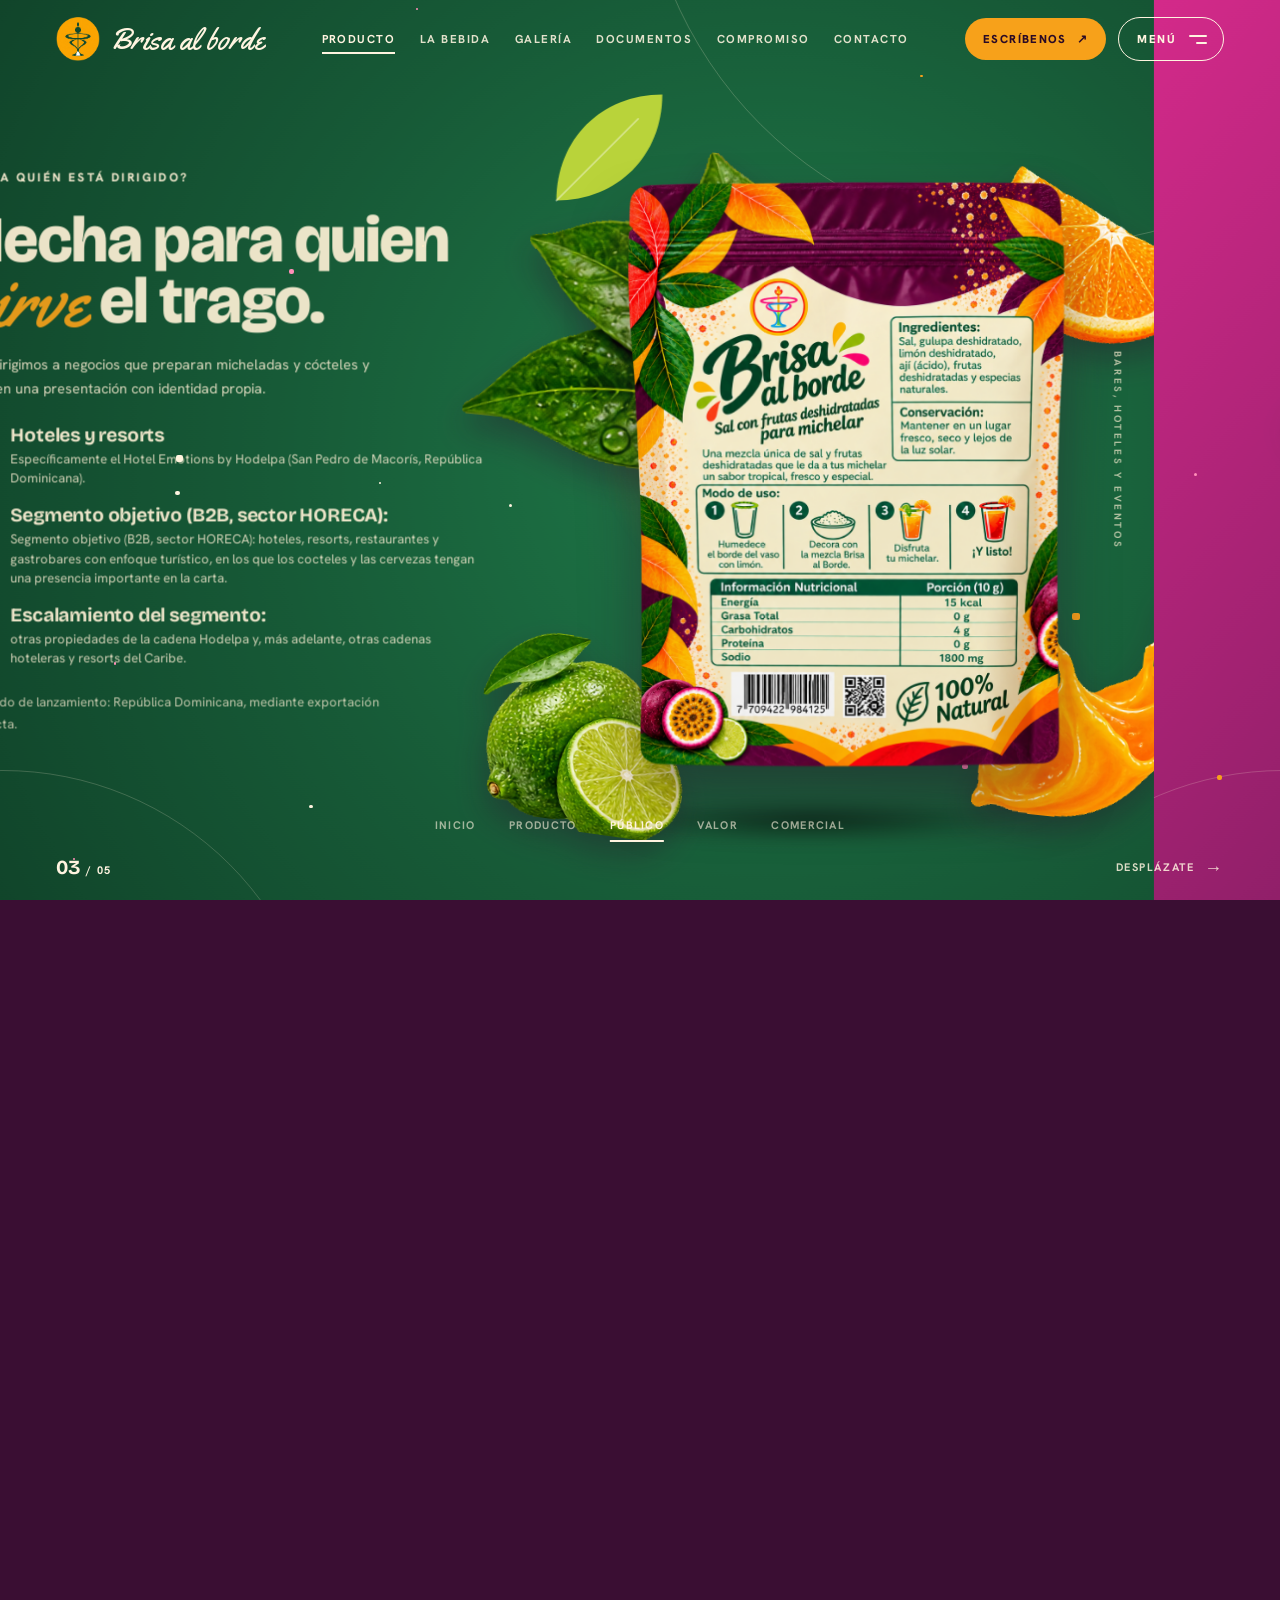
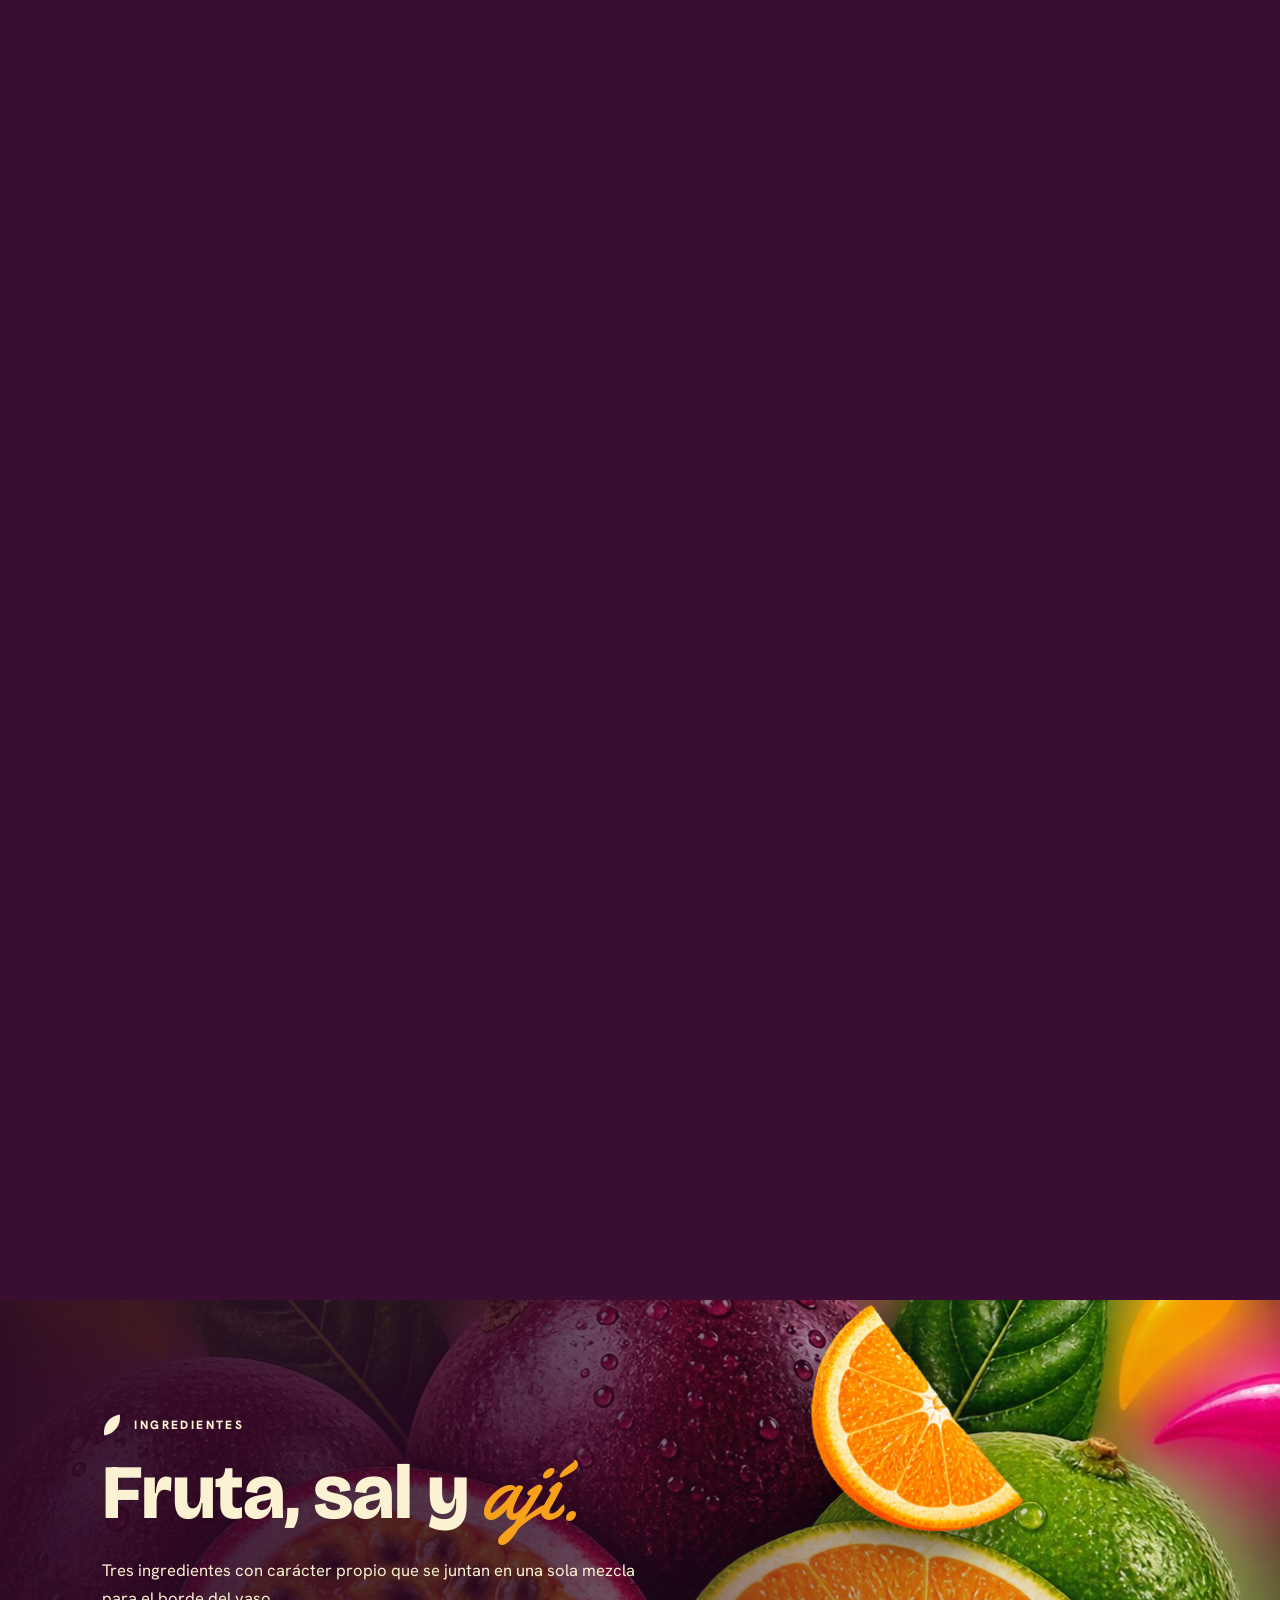
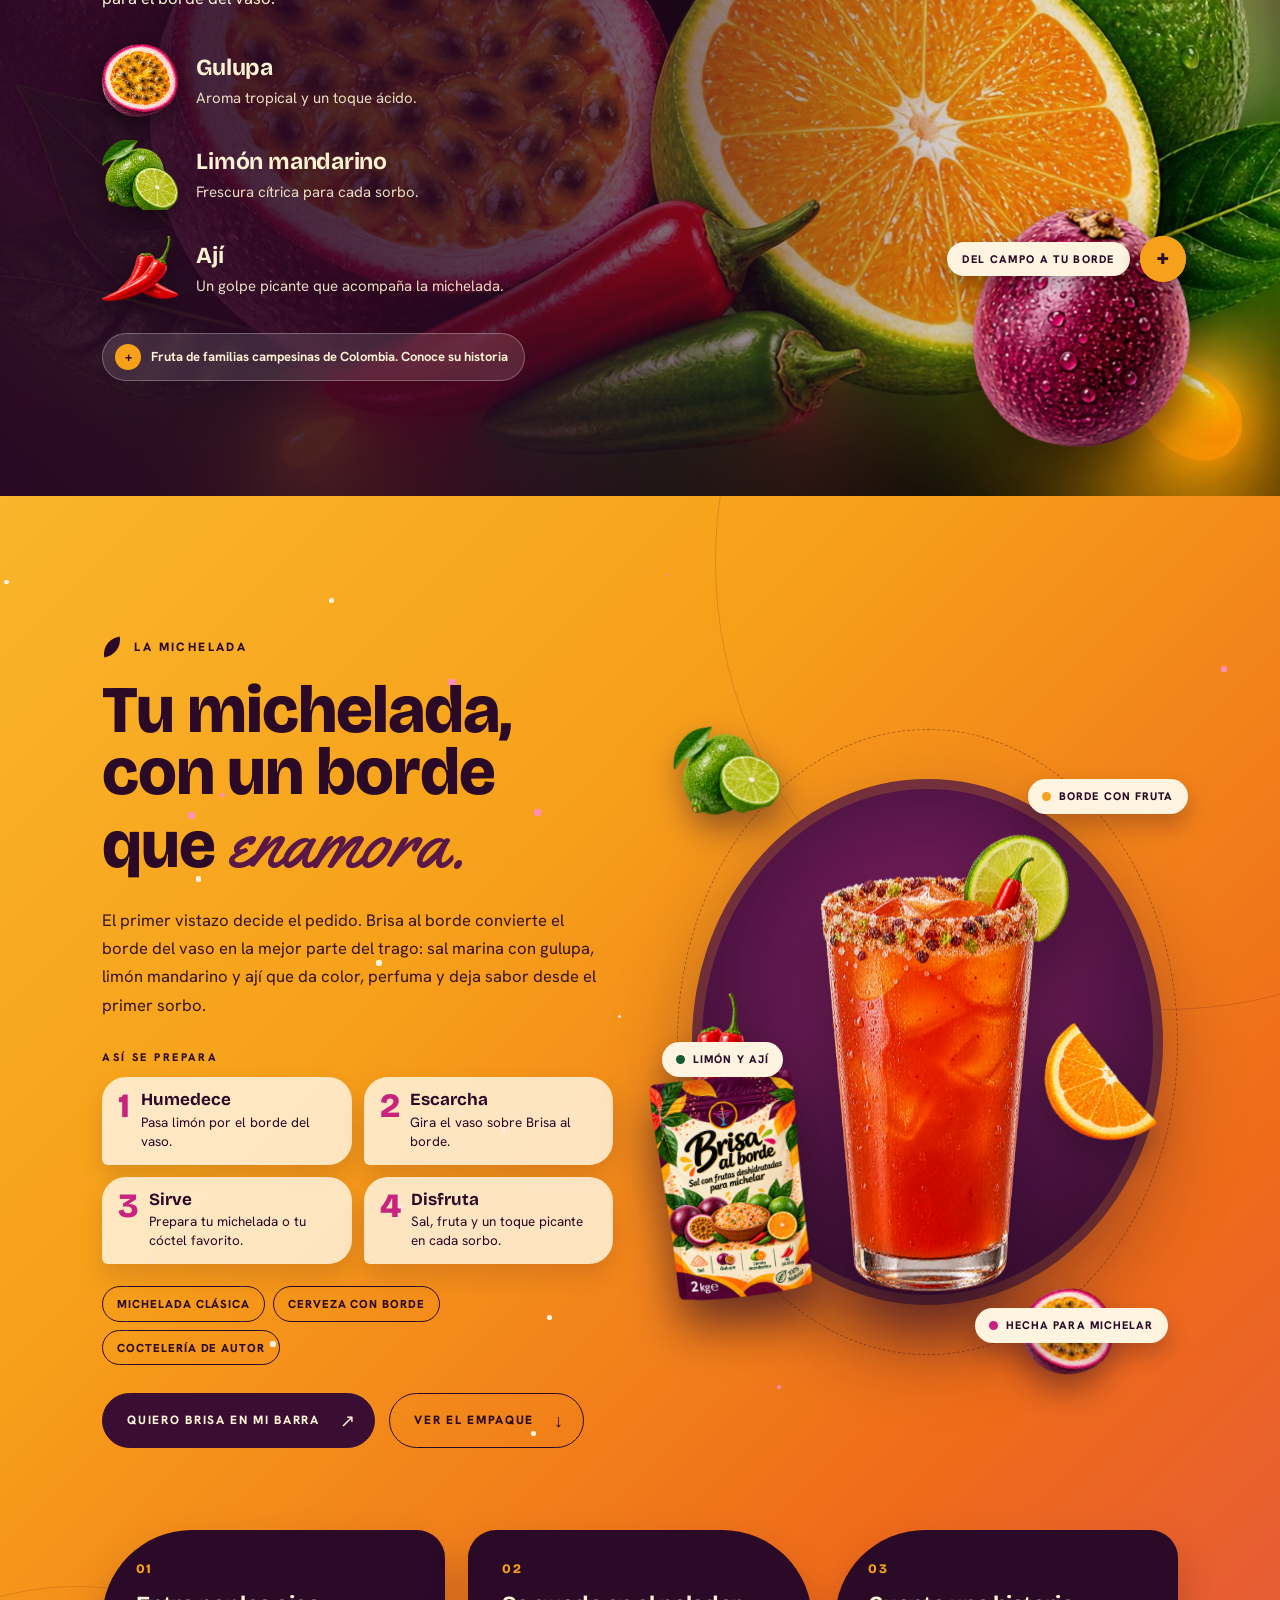
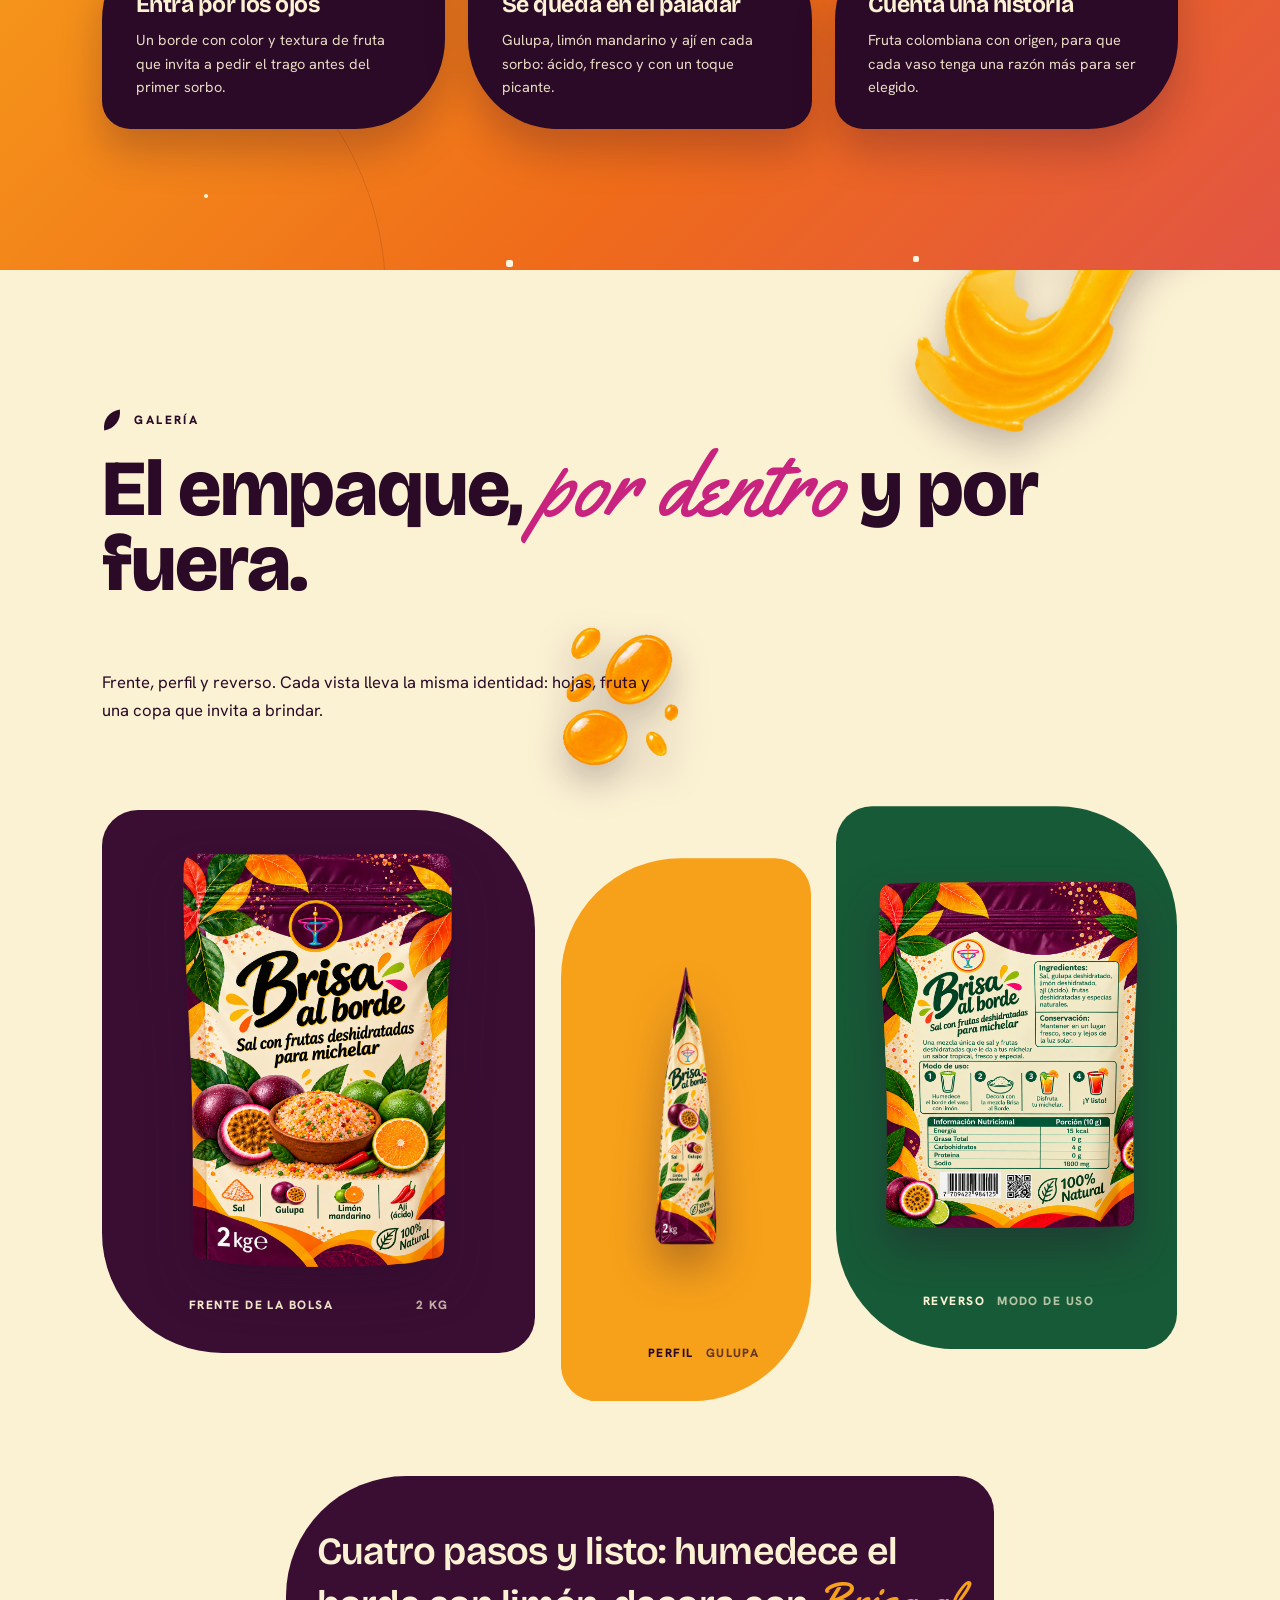
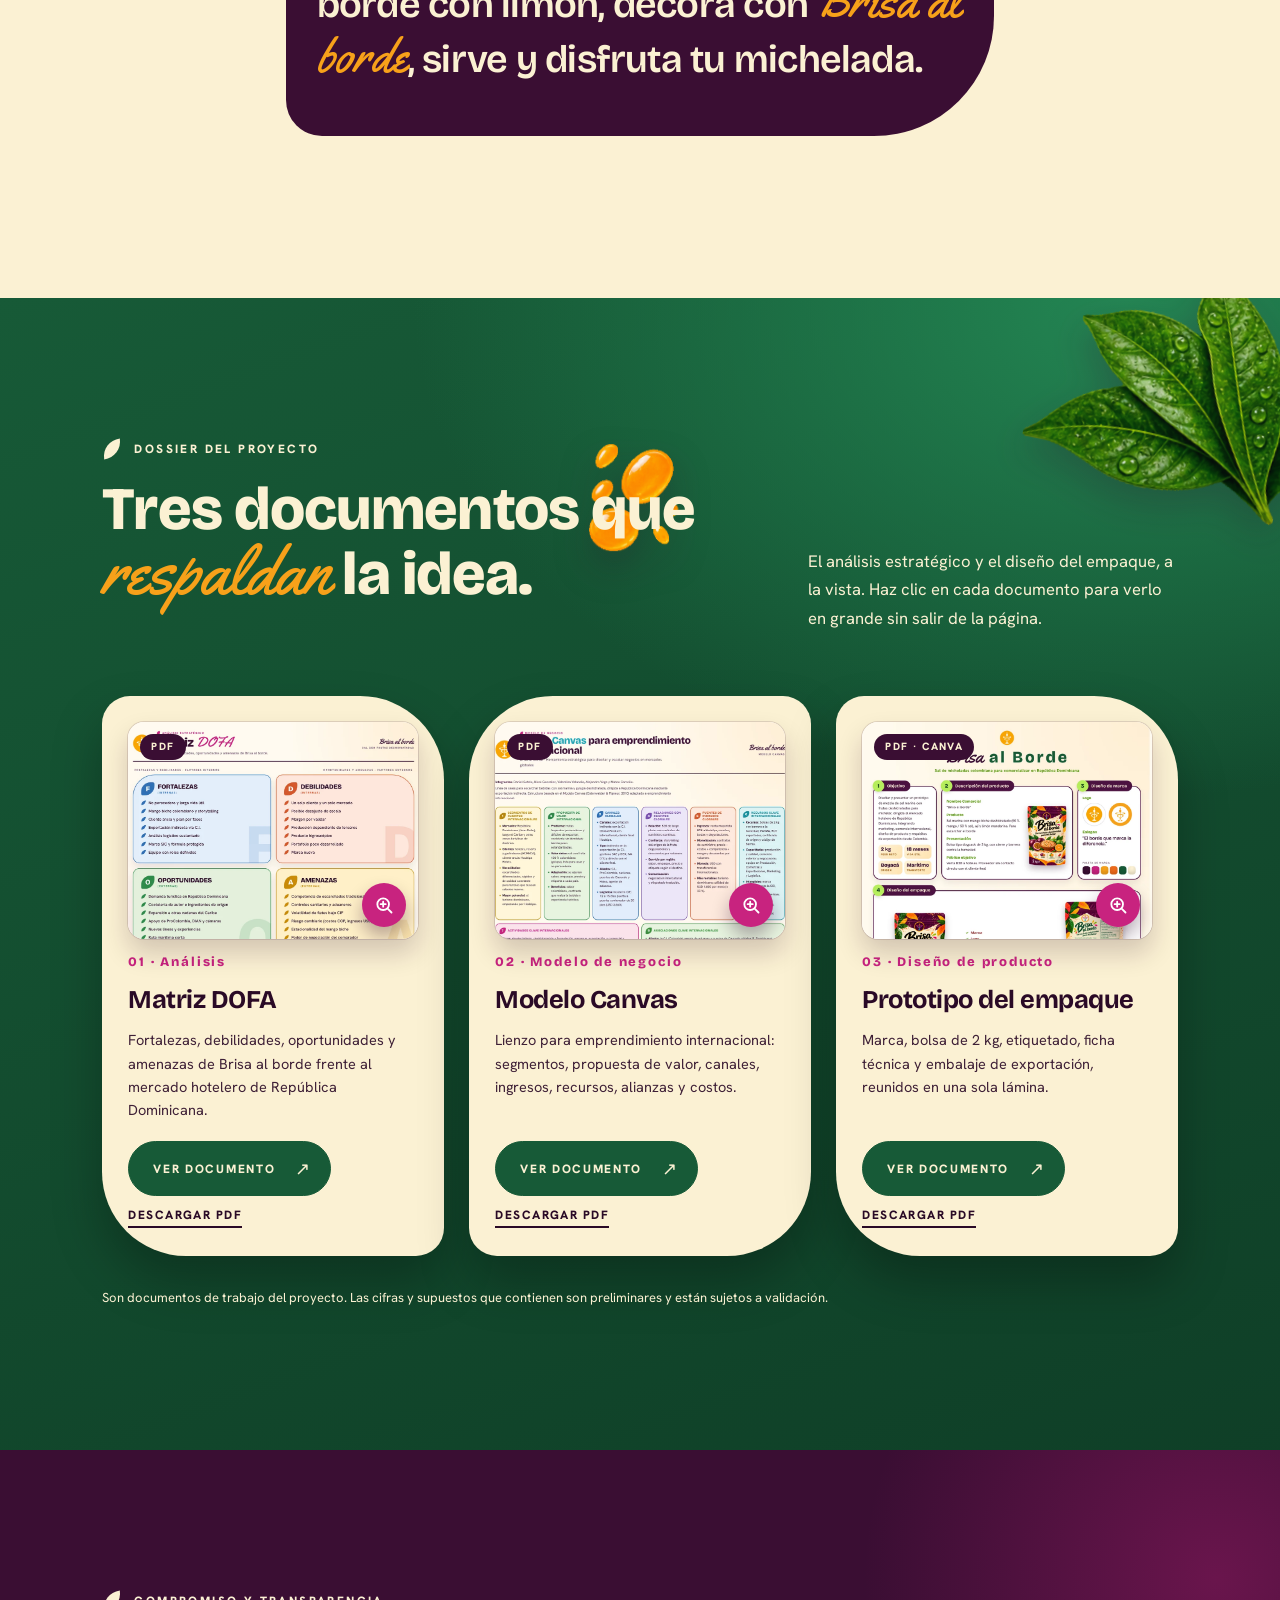
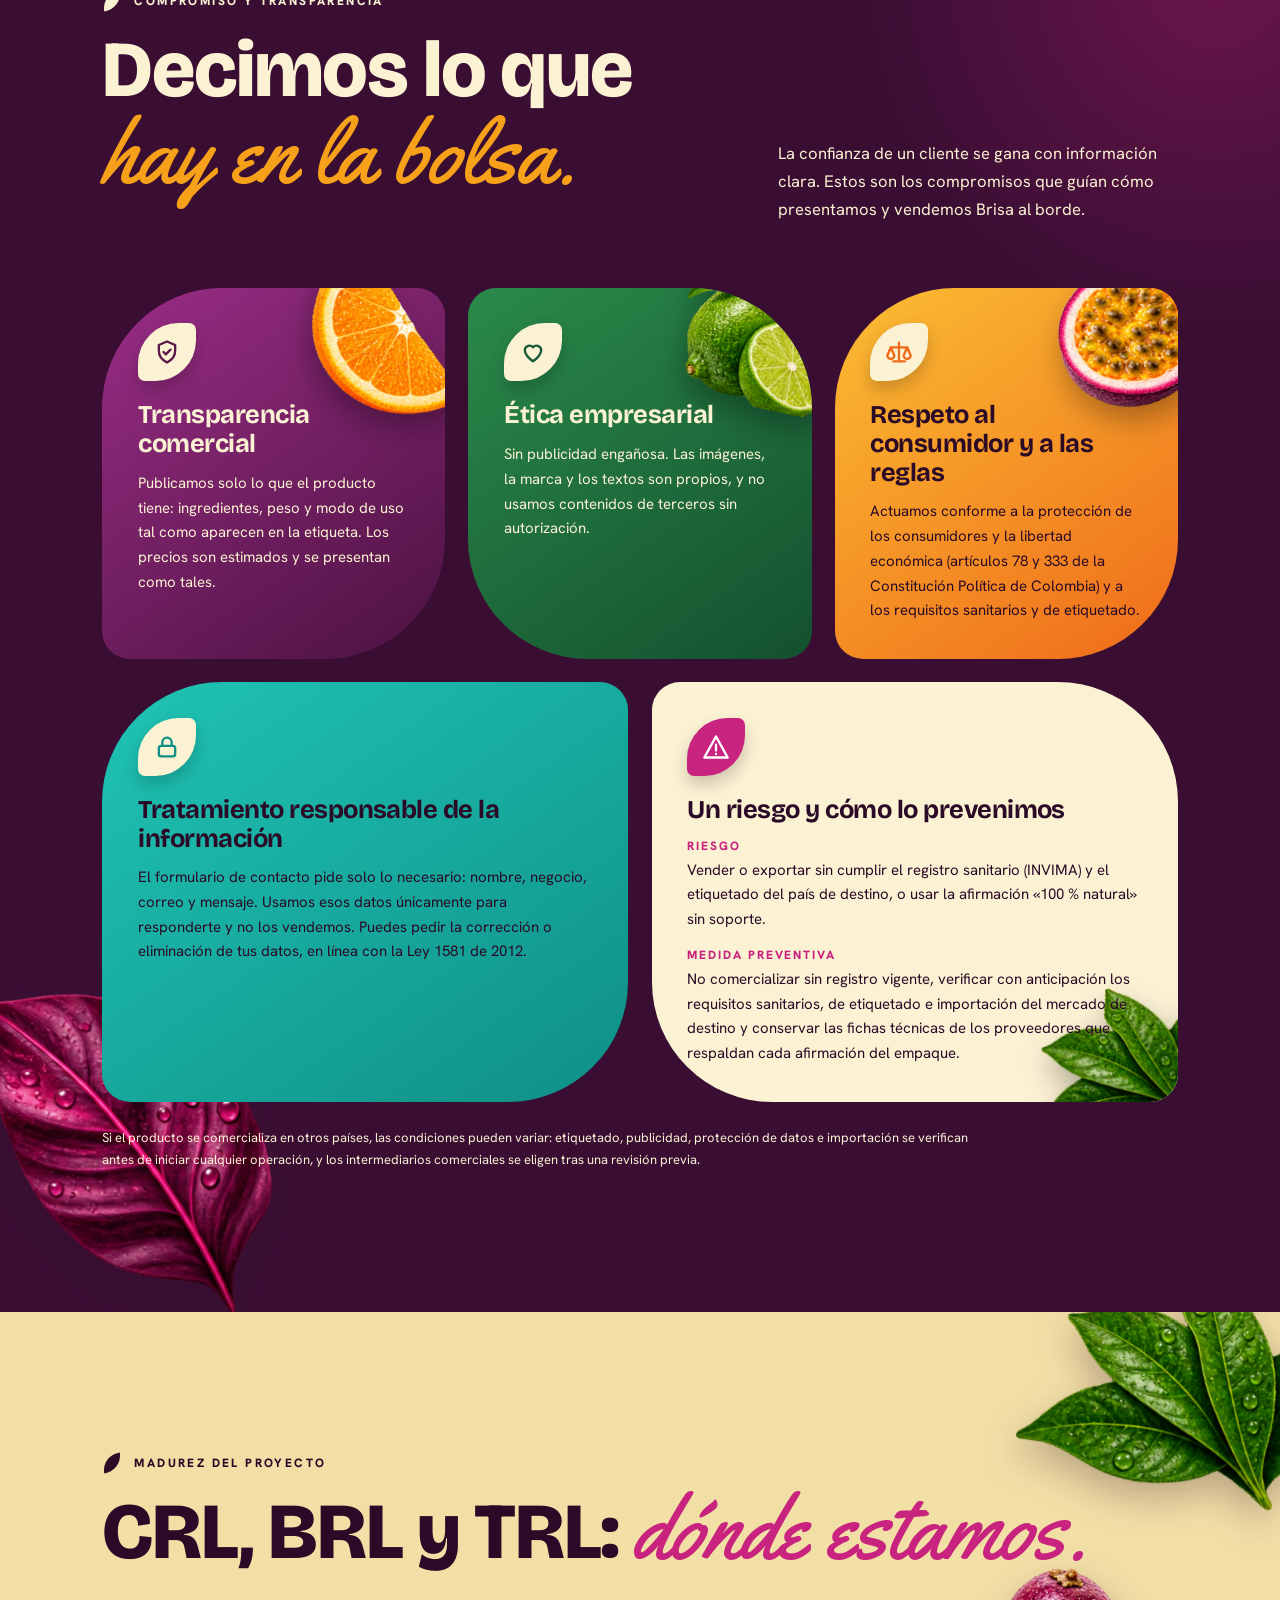
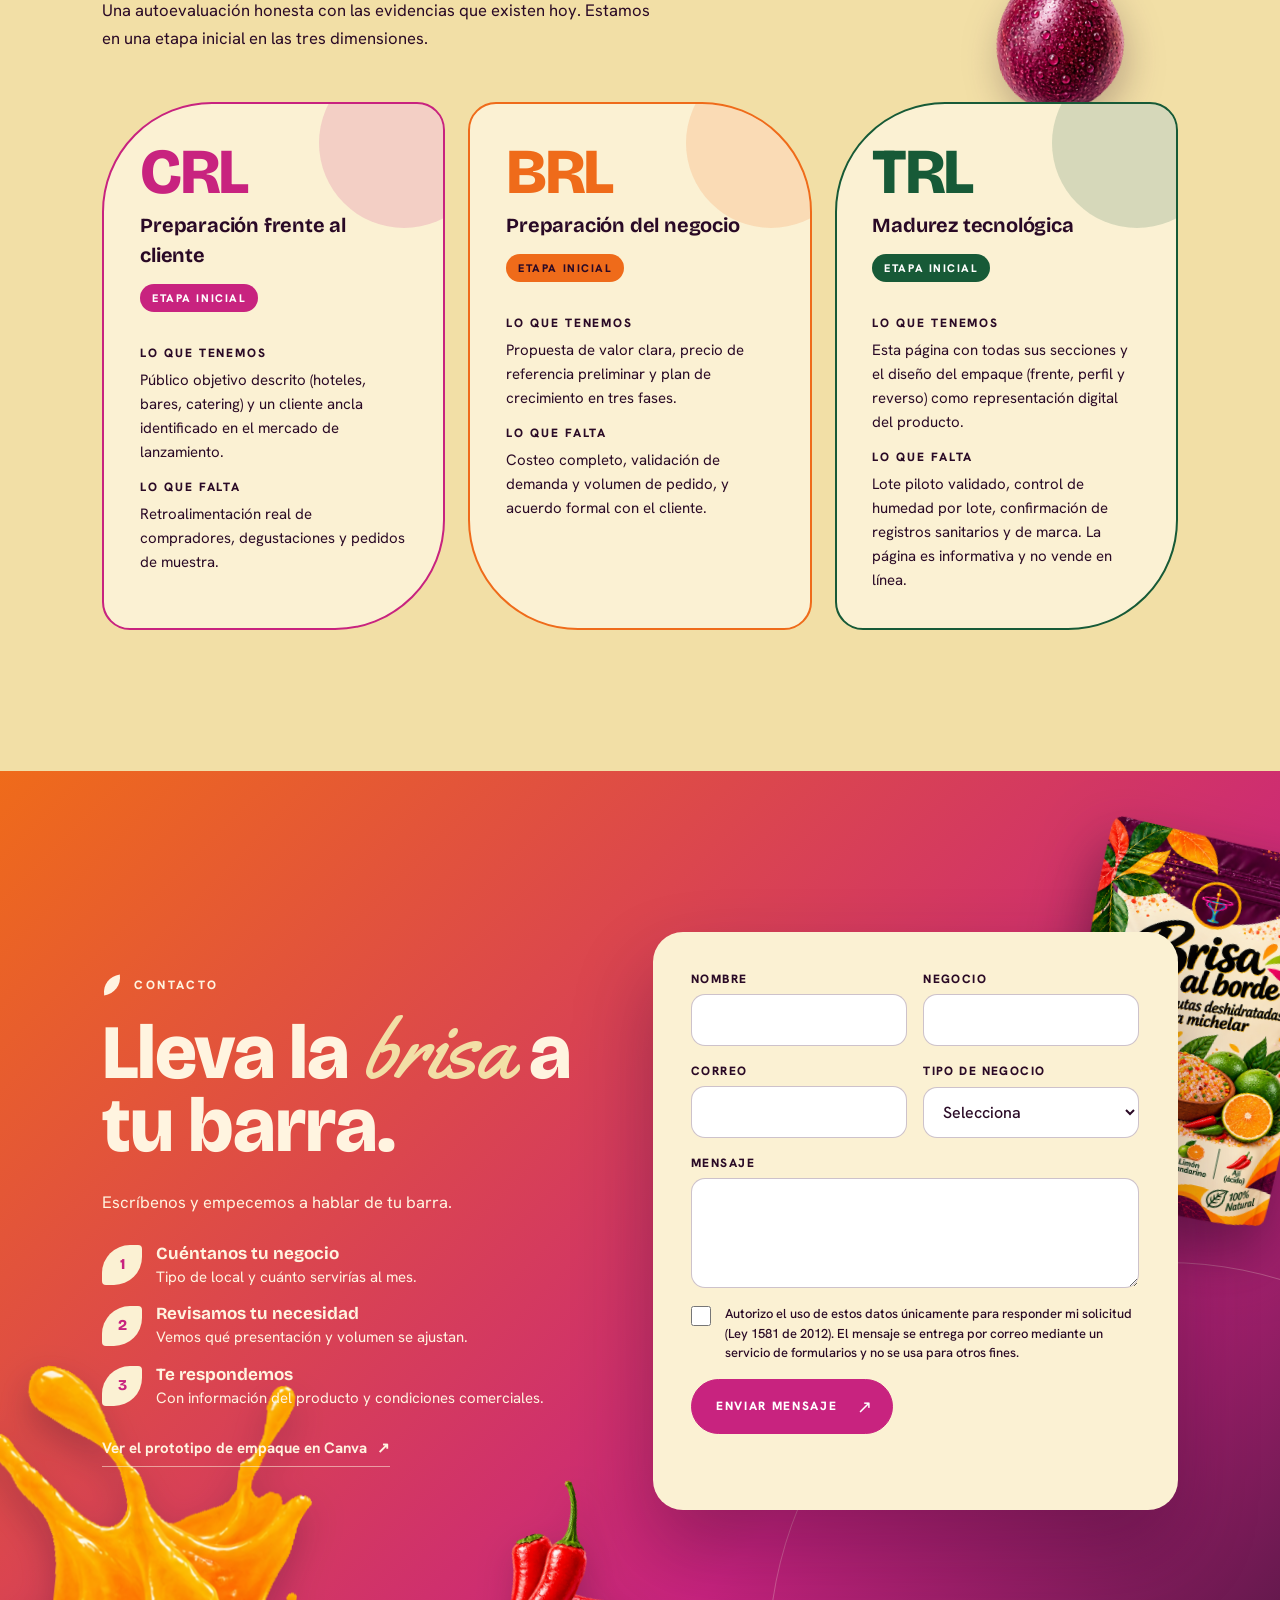
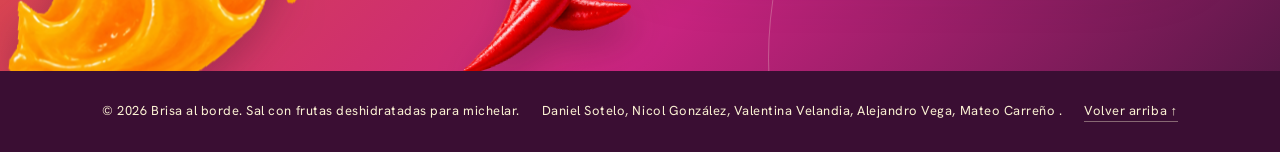
<file: index.html>
<!doctype html>
<html lang="es">
<head>
<meta charset="utf-8">
<meta name="viewport" content="width=device-width,initial-scale=1,viewport-fit=cover">
<title>Brisa al borde | Sal con frutas deshidratadas para michelar</title>
<meta name="description" content="Brisa al borde produce sal marina con gulupa, limón mandarino y ají para escarchar micheladas y cócteles. Conoce el producto, su propuesta de valor y cómo trabajamos con bares, hoteles y eventos.">
<meta name="theme-color" content="#3a0e33">
<link rel="icon" href="Emblema cóctel futurista brillante.png">
<style>
@font-face{font-family:'Bricolage Grotesque';src:url(fonts/bricolage-grotesque.woff2) format('woff2');font-weight:200 800;font-style:normal;font-display:swap}
@font-face{font-family:'Hanken Grotesk';src:url(fonts/hanken-grotesk.woff2) format('woff2');font-weight:100 900;font-style:normal;font-display:swap}
@font-face{font-family:'Yellowtail';src:url(fonts/yellowtail.woff2) format('woff2');font-weight:400;font-style:normal;font-display:swap}
:root{
  --plum:#3a0e33;--plum-2:#5a1848;--magenta:#c8237f;--orange:#f7a11a;--tang:#ef6b1a;
  --cream:#fbf1d3;--cream-2:#f2dfa6;--leaf:#175a37;--leaf-2:#0f3f27;--teal:#17b2a5;--lime:#b9d33a;
  --ink:#2a0a26;--paper:#fbf1d3;
  --display:'Bricolage Grotesque','Trebuchet MS',sans-serif;
  --body:'Hanken Grotesk','Segoe UI',sans-serif;
  --script:'Yellowtail','Brush Script MT',cursive;
  --ease:cubic-bezier(.2,.8,.2,1);
  --vh:100vh;
  --leafmask:url("data:image/svg+xml;utf8,<svg xmlns='http://www.w3.org/2000/svg' viewBox='0 0 200 200'><path d='M8 192C8 86 86 8 192 8c0 106-78 184-184 184Z'/></svg>");
}
@supports(height:100svh){:root{--vh:100svh}}
*{box-sizing:border-box;margin:0;padding:0}
html{scroll-behavior:smooth;-webkit-text-size-adjust:100%}
body{font-family:var(--body);background:var(--cream);color:var(--ink);overflow-x:hidden;-webkit-font-smoothing:antialiased;line-height:1.5}
a{color:inherit;text-decoration:none}
img{max-width:100%;display:block}
button{font:inherit}
:focus-visible{outline:3px solid var(--orange);outline-offset:3px;border-radius:6px}
.sr-only{position:absolute;width:1px;height:1px;overflow:hidden;clip:rect(0 0 0 0);white-space:nowrap}
.script{font-family:var(--script);font-weight:400;letter-spacing:0;font-style:normal}

/* progress */
#progress{position:fixed;z-index:100;top:0;left:0;height:4px;width:0;background:linear-gradient(90deg,var(--orange),var(--magenta),var(--teal))}

/* header */
.header{position:fixed;z-index:60;top:0;left:0;right:0;height:78px;display:flex;align-items:center;justify-content:space-between;padding:0 4.4vw;color:#fff4e0;transition:height .4s var(--ease),background .4s,color .3s,box-shadow .4s}
.header.compact{height:62px}
.header.solid{background:color-mix(in srgb,var(--cream) 90%,transparent);backdrop-filter:blur(14px);-webkit-backdrop-filter:blur(14px);color:var(--ink);box-shadow:0 1px 0 #3a0e3322}
.logo{display:flex;align-items:center;gap:10px}
.logo img{width:44px;height:44px;object-fit:contain;transition:transform .6s var(--ease)}
.logo:hover img{transform:rotate(24deg) scale(1.08)}
.logo span{font-family:var(--script);font-size:30px;line-height:1;white-space:nowrap}
.top-links{display:flex;gap:clamp(14px,1.9vw,30px);font-size:11.5px;letter-spacing:.13em;text-transform:uppercase;font-weight:700}
.top-links a{position:relative;padding:6px 0;opacity:.88;transition:opacity .25s}
.top-links a:after{content:"";position:absolute;left:0;right:100%;bottom:0;height:2px;background:currentColor;transition:right .35s var(--ease)}
.top-links a:hover,.top-links a.active{opacity:1}
.top-links a:hover:after,.top-links a.active:after{right:0}
.header-right{display:flex;align-items:center;gap:12px}
.header-cta{display:inline-flex;align-items:center;gap:10px;height:42px;padding:0 18px;border-radius:100px;background:var(--orange);color:var(--ink);font-size:11.5px;letter-spacing:.12em;text-transform:uppercase;font-weight:800;transition:transform .25s,background .25s,color .25s;white-space:nowrap}
.header-cta:hover{transform:translateY(-2px);background:var(--magenta);color:#fff}
.menu-toggle{height:44px;padding:0 16px 0 18px;border-radius:100px;border:1.5px solid currentColor;background:transparent;color:inherit;cursor:pointer;display:inline-flex;align-items:center;gap:12px;font-size:11.5px;letter-spacing:.14em;text-transform:uppercase;font-weight:800;transition:background .3s,color .3s,transform .3s;position:relative}
.menu-toggle:hover{background:color-mix(in srgb,currentColor 12%,transparent)}
.mt-lines{display:grid;gap:5px;width:18px}
.mt-lines i{display:block;height:2px;border-radius:2px;background:currentColor;transition:transform .35s var(--ease),width .35s var(--ease)}
.mt-lines i:last-child{width:11px;justify-self:end}
.menu-toggle:hover .mt-lines i:last-child{width:18px}

/* menu lateral */
.menu-backdrop{position:fixed;z-index:64;inset:0;background:#1d0719b8;backdrop-filter:blur(6px);-webkit-backdrop-filter:blur(6px);opacity:0;visibility:hidden;transition:opacity .45s var(--ease),visibility 0s .45s}
.menu-backdrop.open{opacity:1;visibility:visible;transition-delay:0s}
.menu-panel{position:fixed;z-index:65;top:0;right:0;bottom:0;width:min(440px,100vw);background:radial-gradient(120% 60% at 100% 0%,#6a1c55 0%,transparent 60%),var(--plum);color:var(--cream);display:flex;flex-direction:column;transform:translateX(102%);visibility:hidden;transition:transform .6s var(--ease),visibility 0s .6s;box-shadow:-30px 0 80px #00000050;overscroll-behavior:contain}
.menu-panel.open{transform:translateX(0);visibility:visible;transition-delay:0s}
.mp-head{flex:none;display:flex;align-items:center;justify-content:space-between;gap:14px;padding:18px 26px;border-bottom:1px solid #fbf1d31f}
.mp-brand{display:flex;align-items:center;gap:10px;font-family:var(--script);font-size:26px;line-height:1}
.mp-brand img{width:36px;height:36px;object-fit:contain}
.mp-close{width:42px;height:42px;border-radius:50%;border:1.5px solid #fbf1d366;background:transparent;color:inherit;cursor:pointer;position:relative;transition:background .25s,transform .35s var(--ease)}
.mp-close:hover{background:#fbf1d31c;transform:rotate(90deg)}
.mp-close:before,.mp-close:after{content:"";position:absolute;left:50%;top:50%;width:16px;height:2px;border-radius:2px;background:currentColor;translate:-50% -50%;rotate:45deg}
.mp-close:after{rotate:-45deg}
.mp-body{flex:1;overflow-y:auto;padding:8px 14px 12px;scrollbar-width:thin;scrollbar-color:#fbf1d355 transparent}
.mp-group{padding:10px 0 4px}
.mp-group h3{padding:0 12px 8px;font-family:var(--body);font-size:10.5px;letter-spacing:.24em;text-transform:uppercase;font-weight:800;color:var(--orange)}
.mp-group ul{list-style:none;display:grid;gap:2px}
.mp-item{width:100%;display:grid;grid-template-columns:34px 1fr auto;align-items:center;gap:12px;padding:8px 12px;border:0;border-radius:14px;background:none;color:inherit;text-align:left;cursor:pointer;transition:background .25s,transform .25s var(--ease)}
.mp-item i{font-style:normal;font-family:var(--display);font-weight:700;font-size:12px;letter-spacing:.06em;color:#fbf1d388;transition:color .25s}
.mp-item b{display:block;font-family:var(--display);font-size:16.5px;font-weight:700;line-height:1.2;letter-spacing:-.005em}
.mp-item em{display:block;margin-top:2px;font-style:normal;font-size:12.5px;line-height:1.35;color:#fbf1d3a6}
.mp-item:after{content:"→";font-size:15px;opacity:0;transform:translateX(-6px);transition:opacity .25s,transform .25s var(--ease);color:var(--orange)}
.mp-item:hover,.mp-item:focus-visible{background:#fbf1d312}
.mp-item:hover:after,.mp-item:focus-visible:after,.mp-item.active:after{opacity:1;transform:none}
.mp-item.active{background:#f7a11a1f;box-shadow:inset 3px 0 0 var(--orange)}
.mp-item.active i,.mp-item:hover i{color:var(--orange)}
.mp-sub{display:flex;flex-wrap:wrap;gap:8px;padding:2px 12px 10px 58px}
.mp-sub button{font:inherit;font-size:12px;font-weight:700;padding:6px 12px;border-radius:100px;border:1px solid #fbf1d340;background:transparent;color:inherit;cursor:pointer;transition:background .25s,color .25s,border-color .25s}
.mp-sub button:hover,.mp-sub button:focus-visible{background:var(--orange);border-color:var(--orange);color:var(--ink)}
.mp-foot{flex:none;padding:16px 26px 22px;border-top:1px solid #fbf1d31f;display:grid;gap:12px;background:#2a0a2666}
.mp-cta{display:flex;align-items:center;justify-content:space-between;gap:14px;padding:14px 20px;border-radius:100px;background:var(--orange);color:var(--ink);font-size:12px;letter-spacing:.12em;text-transform:uppercase;font-weight:800;transition:background .25s,color .25s,transform .25s}
.mp-cta:hover{background:var(--magenta);color:#fff;transform:translateY(-2px)}
.mp-note{font-size:11.5px;line-height:1.5;color:#fbf1d399;text-align:center}

/* pinned horizontal stage */
.horizontal-stage{height:500vh;position:relative;background:var(--plum)}
.stage-pin{position:sticky;top:0;height:var(--vh);overflow:hidden;isolation:isolate}
.horizontal-track{height:100%;display:flex;width:500vw;will-change:transform}
.panel{height:100%;width:100vw;flex:0 0 100vw;position:relative;overflow:hidden;isolation:isolate;background:var(--bg);color:var(--pink,var(--paper))}
.panel::before{content:"";position:absolute;width:64vw;height:64vw;border-radius:50%;top:-45vw;right:-24vw;border:1px solid color-mix(in srgb,currentColor 22%,transparent);pointer-events:none}
.panel::after{content:"";position:absolute;width:50vw;height:50vw;border-radius:50%;bottom:-40vw;left:-15vw;border:1px solid color-mix(in srgb,currentColor 20%,transparent);pointer-events:none}
.panel-copy{position:absolute;z-index:8;left:8vw;top:50%;translate:0 -50%;width:min(43vw,620px);will-change:transform,opacity}
.overline{display:flex;align-items:center;gap:10px;text-transform:uppercase;font-size:12px;letter-spacing:.2em;font-weight:800;margin-bottom:clamp(16px,2.6vh,30px)}
.overline:before,.eyebrow:before{content:"";width:20px;height:20px;flex:none;background:currentColor;-webkit-mask:var(--leafmask) center/contain no-repeat;mask:var(--leafmask) center/contain no-repeat;rotate:-8deg}
.panel h1,.panel h2{font-family:var(--display);font-weight:800;line-height:.92;letter-spacing:-.015em;font-variation-settings:"opsz" 96}
.panel h1{font-size:clamp(58px,min(9vw,16.5vh),148px);margin-bottom:clamp(18px,3vh,32px)}
.panel h2{font-size:clamp(38px,min(5.1vw,9.4vh),84px);margin-bottom:clamp(14px,2.4vh,26px)}
.panel .script{font-size:1.16em;line-height:.7;display:inline-block;transform:translateY(.05em)}
.panel-desc{font-size:clamp(14px,1.12vw,17px);line-height:1.65;max-width:440px;margin-bottom:clamp(16px,2.6vh,26px);opacity:.92}
.pill-link{display:inline-flex;align-items:center;gap:20px;border:1.5px solid currentColor;border-radius:100px;padding:13px 18px 13px 24px;font-size:12px;letter-spacing:.14em;text-transform:uppercase;font-weight:800;background:transparent;color:inherit;cursor:pointer;transition:background .25s,color .25s,transform .25s}
.pill-link b{font-size:18px;font-weight:500;transition:transform .25s}
.pill-link:hover{background:var(--pink,var(--paper));color:var(--bg);transform:translateY(-3px)}
.pill-link:hover b{transform:translate(3px,-2px)}
.panel[data-tone=light] .pill-link:hover{color:#3a0e33}.panel[data-tone=dark] .pill-link:hover{color:#fbf1d3}
.pill-link.solid{background:var(--accent,var(--orange));border-color:var(--accent,var(--orange));color:var(--ink)}
.pill-link.solid:hover{background:var(--pink,var(--paper));border-color:var(--pink,var(--paper))}
.btn-row{display:flex;gap:14px;flex-wrap:wrap}

/* panel lists */
.pl{list-style:none;display:grid;gap:clamp(10px,1.8vh,18px);margin-bottom:clamp(16px,2.6vh,26px);max-width:520px}
.pl li{display:grid;grid-template-columns:34px 1fr;gap:14px;align-items:start}
.pl i{font-style:normal;font-family:var(--display);font-weight:800;font-size:14px;width:34px;height:34px;border-radius:70% 10% 70% 10%;display:grid;place-items:center;background:var(--accent,var(--orange));color:var(--ink)}
.pl strong{display:block;font-family:var(--display);font-size:clamp(17px,1.5vw,22px);font-weight:700;line-height:1.15;letter-spacing:-.01em}
.pl p{font-size:clamp(13px,1vw,15px);line-height:1.5;opacity:.88;margin-top:3px}
.pl.grid2{grid-template-columns:1fr 1fr;gap:clamp(12px,2.2vh,22px) 26px;max-width:600px}
.pl.grid2 li{grid-template-columns:1fr;gap:6px}
.pl.grid2 i{width:30px;height:30px}
.chip:hover,.chip:focus-visible{background:#ffffff66;transform:translateY(-3px)}
.chips{display:flex;flex-wrap:wrap;gap:9px;margin-bottom:clamp(14px,2.4vh,24px);max-width:520px}
.ings{display:flex;gap:clamp(12px,1.8vw,26px);margin:0 0 clamp(18px,3vh,30px);max-width:560px}
.ing{background:none;border:0;color:inherit;font:inherit;cursor:pointer;display:grid;justify-items:center;align-content:start;gap:8px;padding:6px 2px 10px;position:relative;flex:1 1 0;min-width:0}
.ing img{width:clamp(48px,min(5.2vw,8.6vh),78px);height:clamp(48px,min(5.2vw,8.6vh),78px);object-fit:contain;filter:drop-shadow(0 10px 8px #2a0a2652);transition:transform .55s var(--ease)}
.ing span{font-family:var(--display);font-weight:700;font-size:clamp(13px,1.05vw,16px);line-height:1.1;text-align:center}
.ing:after{content:"";position:absolute;left:50%;bottom:0;width:0;height:3px;border-radius:3px;background:currentColor;transform:translateX(-50%);transition:width .45s var(--ease)}
.ing:hover img,.ing:focus-visible img{transform:translateY(-9px) rotate(-9deg) scale(1.14)}
.ing:hover:after,.ing:focus-visible:after{width:62%}
.stamps{display:flex;gap:clamp(12px,1.6vw,22px);align-items:center;margin:0 0 clamp(18px,3vh,28px);padding-left:4px}
.stamp{display:grid;place-items:center;text-align:center;width:clamp(88px,min(8.4vw,14vh),122px);aspect-ratio:1;border-radius:58% 42% 55% 45%/48% 56% 44% 52%;rotate:-6deg;box-shadow:0 14px 22px #2a0a2645;transition:rotate .45s var(--ease),scale .45s var(--ease)}
.stamp b{display:block;white-space:nowrap;font-family:var(--display);font-size:clamp(22px,min(2.7vw,4.8vh),40px);font-weight:800;line-height:.9;letter-spacing:-.02em}
.stamp small{display:block;margin-top:5px;font-size:11px;letter-spacing:.14em;text-transform:uppercase;font-weight:800}
.stamp.s1{background:var(--plum);color:var(--cream)}
.stamp.s2{background:var(--leaf);color:var(--cream);rotate:5deg;border-radius:45% 55% 42% 58%/55% 45% 55% 45%}
.stamp:hover{rotate:0deg;scale:1.07}
.chip{font:inherit;color:inherit;cursor:pointer;transition:background .3s,transform .3s;display:inline-flex;align-items:center;gap:8px;padding:9px 15px;border-radius:100px;font-size:13px;font-weight:700;background:#ffffff2e;border:1px solid #ffffff55;backdrop-filter:blur(4px)}
.chip:before{content:"";width:10px;height:10px;border-radius:50%;background:var(--c,var(--cream))}
.facts{display:flex;gap:clamp(14px,2.4vw,34px);flex-wrap:wrap;margin-bottom:clamp(16px,2.6vh,26px)}
.facts div{font-size:12px;letter-spacing:.1em;text-transform:uppercase;font-weight:800}
.facts div b{display:block;font-family:var(--display);font-size:clamp(26px,2.6vw,40px);letter-spacing:-.02em;text-transform:none;line-height:1}
.tag{display:inline-block;font-size:10px;letter-spacing:.14em;text-transform:uppercase;font-weight:800;padding:4px 9px;border-radius:100px;background:var(--magenta);color:#fff;vertical-align:middle;margin-left:8px}
.phases{display:grid;grid-template-columns:repeat(3,1fr);gap:10px;max-width:560px;margin-bottom:clamp(14px,2.2vh,22px)}
.phases div{border-top:3px solid var(--magenta);padding-top:8px;font-size:13px;line-height:1.4}
.phases b{display:block;font-family:var(--display);font-size:13px;letter-spacing:.1em;text-transform:uppercase;color:var(--magenta);margin-bottom:2px}

/* artwork */
.artwork{position:absolute;z-index:3;right:5vw;top:54%;translate:0 -50%;width:min(46vw,660px);height:min(76vh,780px);will-change:transform}
.artwork img{position:absolute;object-fit:contain;user-select:none;-webkit-user-drag:none}
.art-shadow{filter:drop-shadow(0 34px 30px #2a0a2666)}
.float-a{animation:floatA 7s ease-in-out infinite}
.float-b{animation:floatB 8.4s ease-in-out infinite}
@keyframes floatA{0%,100%{translate:0 0;rotate:-1deg}50%{translate:0 -14px;rotate:1.2deg}}
@keyframes floatB{0%,100%{translate:0 0;rotate:3deg}50%{translate:0 12px;rotate:-1deg}}
@keyframes glow{0%,100%{opacity:.85;scale:1}50%{opacity:1;scale:1.04}}
.d{position:absolute;will-change:transform;translate:calc(var(--mx,0)*var(--k,1)*24px) calc(var(--my,0)*var(--k,1)*14px);transition:translate .7s var(--ease)}
.ring{border-radius:50%;border:14px solid var(--orange);box-shadow:0 0 60px #f7a11a88,inset 0 0 40px #f7a11a55}
.seal{position:absolute;left:1%;top:1%;width:clamp(70px,8vw,112px);filter:drop-shadow(0 10px 16px #2a0a2688);z-index:5}
.disc{position:absolute;border-radius:50%;animation:glow 6s ease-in-out infinite}
.leaf{position:absolute;z-index:2;width:clamp(70px,9vw,150px);height:auto;aspect-ratio:1;animation:sway 7s ease-in-out infinite}
.leaf svg{width:100%;height:100%;display:block}
@keyframes sway{0%,100%{rotate:var(--r,0deg)}50%{rotate:calc(var(--r,0deg) + 9deg)}}
.grains{position:absolute;inset:0;z-index:1;pointer-events:none;will-change:transform}
.grains span{position:absolute;border-radius:2px;animation:twinkle 4.4s ease-in-out infinite}
.grains span:nth-child(3n){background:#fff4e0}.grains span:nth-child(3n+1){background:var(--orange)}.grains span:nth-child(3n+2){background:#ff8fb8}
@keyframes twinkle{0%,100%{opacity:.25;translate:0 0}50%{opacity:.95;translate:0 -10px}}
.panel-side{position:absolute;z-index:8;right:2.2vw;top:50%;translate:0 -50%;writing-mode:vertical-rl;font-size:10px;letter-spacing:.26em;text-transform:uppercase;font-weight:700;opacity:.75}
.panel-meta{position:absolute;z-index:30;left:4.4vw;right:4.4vw;bottom:18px;display:flex;align-items:center;justify-content:space-between;gap:12px;font-size:11px;letter-spacing:.14em;text-transform:uppercase;font-weight:700;pointer-events:none;color:var(--ui,#fff4e0);transition:color .3s}
.slide-count{display:flex;align-items:baseline;gap:6px;font-variant-numeric:tabular-nums}
.slide-count strong{font-family:var(--display);font-size:20px;letter-spacing:-.02em}
.h-hint{display:flex;align-items:center;gap:10px;opacity:.85}
.hint-arrow{display:inline-block;font-size:18px;animation:nudge 1.6s ease-in-out infinite}
@keyframes nudge{50%{transform:translateX(8px)}}
.product-nav{position:absolute;z-index:30;left:50%;bottom:58px;transform:translateX(-50%);display:flex;gap:clamp(14px,2.6vw,40px);align-items:center;white-space:nowrap;color:var(--ui,#fff4e0);transition:color .3s}
.product-nav button{border:0;background:transparent;color:inherit;opacity:.6;font-size:11px;text-transform:uppercase;letter-spacing:.12em;font-weight:700;cursor:pointer;padding:9px 0;position:relative;transition:opacity .3s}
.product-nav button:after{content:"";position:absolute;left:0;right:100%;bottom:0;height:2px;background:currentColor;transition:right .38s var(--ease)}
.product-nav button.active{opacity:1}
.product-nav button.active:after{right:0}

.perfil-old{clip-path:polygon(49.8% 0.6%,50.2% 0.8%,51.1% 3.9%,52.0% 7.0%,53.0% 10.2%,54.2% 13.3%,55.3% 16.4%,56.2% 19.5%,57.2% 22.7%,58.1% 25.8%,58.9% 28.9%,59.7% 32.0%,60.3% 35.2%,60.8% 38.3%,61.4% 41.4%,62.0% 44.5%,62.4% 47.7%,62.8% 50.8%,63.1% 53.9%,63.5% 57.0%,63.8% 60.2%,64.2% 63.3%,64.5% 66.4%,64.6% 69.5%,64.7% 72.7%,65.0% 75.8%,65.2% 78.9%,65.5% 82.0%,65.7% 85.2%,65.9% 88.3%,66.1% 91.4%,66.1% 94.5%,65.4% 97.7%,65.4% 97.7%,65.0% 98.4%,36.0% 98.4%,35.1% 97.7%,35.1% 97.7%,33.4% 94.5%,33.5% 91.4%,33.9% 88.3%,34.5% 85.2%,34.8% 82.0%,35.2% 78.9%,35.3% 75.8%,35.4% 72.7%,35.6% 69.5%,35.9% 66.4%,36.2% 63.3%,36.5% 60.2%,36.9% 57.0%,37.1% 53.9%,37.6% 50.8%,37.8% 47.7%,38.3% 44.5%,38.8% 41.4%,39.3% 38.3%,39.8% 35.2%,40.4% 32.0%,41.1% 28.9%,41.7% 25.8%,42.6% 22.7%,43.5% 19.5%,44.4% 16.4%,45.4% 13.3%,46.5% 10.2%,47.8% 7.0%,48.5% 3.9%,49.4% 0.8%);object-fit:fill}
.pbox{position:absolute;aspect-ratio:2/3}.pbox .perfil{position:absolute;inset:0;width:100%;height:100%}
[hidden]{display:none!important}
.pill-link:disabled{opacity:.6;cursor:progress;transform:none}
.f-status.ok{color:#14502f;font-weight:700}.f-status.err{color:#a3122a;font-weight:700}
/* frutas recortadas */
.artwork .d{z-index:2}.artwork .d.top{z-index:6}
.floor{background:radial-gradient(ellipse at center,#00000099,transparent 70%);filter:blur(8px);z-index:1!important}
.artwork .fx{height:auto}
.artwork .fx img{position:static;width:100%;height:auto;display:block;filter:drop-shadow(0 16px 16px #2a0a2655)}
.artwork [data-ing]{transition:opacity .45s var(--ease),scale .5s var(--ease),filter .5s}
/* el ingrediente enfocado pasa al frente de todo; los demás se atenúan y quedan detrás */
.artwork .dim{opacity:.3;filter:blur(1.6px) saturate(.7);z-index:1}
.artwork .hl{scale:1.14;filter:drop-shadow(0 0 26px #fff9);z-index:9}
.frame{border-radius:46% 8% 46% 8%;overflow:hidden;box-shadow:0 36px 60px #2a0a2688;border:6px solid var(--orange)}
.frame img{position:absolute;inset:0;width:100%;height:100%;object-fit:cover}
.pop{position:absolute;z-index:-1;pointer-events:none;filter:drop-shadow(0 14px 14px #0000004d);animation:bob 7s ease-in-out infinite}
@keyframes bob{0%,100%{translate:0 0}50%{translate:0 -9px}}
.deco{position:absolute;z-index:0;pointer-events:none;filter:drop-shadow(0 16px 18px #2a0a2644)}
.section>*:not(.deco):not(.c-ring):not(.c-bag){position:relative;z-index:1}
.band{position:relative;overflow:hidden;min-height:clamp(560px,86vh,820px);display:grid;align-items:center;color:var(--cream);background:var(--plum)}
.band-bg{position:absolute;left:0;right:0;top:-14%;bottom:-14%}
.band-bg img{width:100%;height:100%;object-fit:cover}
.band-shade{position:absolute;inset:0;background:linear-gradient(90deg,#2b0925f2 0%,#2b0925c8 42%,#2b092522 78%,transparent 100%)}
.band-copy{position:relative;z-index:2;padding:clamp(70px,9vw,130px) 8vw;max-width:760px}
.band h2{font-family:var(--display);font-weight:800;font-size:clamp(40px,6vw,96px);line-height:.95;letter-spacing:-.015em;margin-bottom:26px}
.band h2 .script{font-size:1.16em;line-height:.7;display:inline-block;color:var(--orange)}
.band-list{display:grid;gap:18px;margin-top:30px}
.band-item{display:grid;grid-template-columns:76px 1fr;gap:18px;align-items:center}
.band-item img{width:76px;height:76px;object-fit:contain;filter:drop-shadow(0 8px 10px #0006);transition:transform .5s var(--ease)}
.band-item:hover img{transform:scale(1.18) rotate(-8deg)}
.band-item strong{display:block;font-family:var(--display);font-size:clamp(20px,1.8vw,26px);font-weight:700;letter-spacing:-.01em}
.band-item span{font-size:15px;opacity:.9}
.band-pop{position:absolute;z-index:3;pointer-events:none;filter:drop-shadow(0 20px 20px #0007)}
/* shared section styles */
.section{position:relative;overflow:hidden;padding:clamp(90px,11vw,160px) 8vw}
.eyebrow{text-transform:uppercase;letter-spacing:.2em;font-size:12px;font-weight:800;margin-bottom:22px;display:flex;align-items:center;gap:12px}
.section h2{font-family:var(--display);font-weight:800;font-size:clamp(40px,6.2vw,100px);line-height:.94;letter-spacing:-.015em;margin-bottom:26px}
.section h2 .script{font-size:1.14em;line-height:.7;display:inline-block}.section h2 .script.multi{display:inline;line-height:1}
.lead{font-size:clamp(15px,1.3vw,19px);line-height:1.7;max-width:560px;opacity:.88}
.reveal{opacity:0;transform:translateY(34px);transition:opacity .9s var(--ease),transform .9s var(--ease)}
.reveal.in{opacity:1;transform:none}
.reveal.d1{transition-delay:.1s}.reveal.d2{transition-delay:.2s}.reveal.d3{transition-delay:.3s}

/* gallery */
.gallery{background:var(--cream);color:var(--ink)}
.gallery-head{display:flex;justify-content:space-between;align-items:end;gap:40px;margin-bottom:clamp(40px,6vw,80px);flex-wrap:wrap}
.g-grid{display:grid;grid-template-columns:repeat(12,1fr);gap:clamp(16px,2vw,30px);align-items:start}
.g-slot{position:relative}
.g-slot:nth-child(1){grid-column:1/6}
.g-slot:nth-child(2){grid-column:6/9;margin-top:9vw}
.g-slot:nth-child(3){grid-column:9/13}
.g-slot:nth-child(4){grid-column:3/11;margin-top:1vw}
.g-slot:nth-child(odd) .g-card{border-radius:36px 120px 36px 120px}.g-slot:nth-child(even) .g-card{border-radius:120px 36px 120px 36px}
.g-card{border-radius:36px;padding:clamp(18px,2.4vw,34px);display:flex;flex-direction:column;justify-content:space-between;gap:20px;overflow:hidden;position:relative;transition:box-shadow .5s,rotate .6s var(--ease);will-change:transform}
.g-card:hover{rotate:-1.2deg;box-shadow:0 30px 60px #3a0e3333}
.g-card .g-img{width:100%;height:clamp(260px,34vw,520px);object-fit:contain;transition:transform .8s var(--ease);filter:drop-shadow(0 22px 22px #2a0a2655)}
.g-imgwrap{height:clamp(260px,34vw,520px);aspect-ratio:2/3;margin:0 auto;max-width:100%;filter:drop-shadow(0 22px 22px #2a0a2655)}.g-imgwrap .g-img{width:100%;height:100%;filter:none}
.g-card:hover .g-img{transform:scale(1.05) rotate(1.5deg)}
.g-card.short .g-img{height:clamp(220px,24vw,360px)}
.g-cap{padding:0 clamp(40px,4.4vw,72px) 8px;white-space:nowrap;display:flex;justify-content:space-between;gap:12px;font-size:12px;letter-spacing:.12em;text-transform:uppercase;font-weight:800}
.g-cap span:last-child{opacity:.7}
.g-note{display:flex;flex-direction:column;justify-content:center;background:var(--plum);color:var(--cream);min-height:260px}
.g-note p{font-family:var(--display);font-size:clamp(24px,3vw,46px);font-weight:600;line-height:1.15;letter-spacing:-.02em}
.g-note .script{color:var(--orange);font-size:1.25em}

/* compliance */
.compromiso{background:var(--plum);color:var(--cream)}
.compromiso:before{content:"";position:absolute;width:60vw;height:60vw;border-radius:50%;right:-25vw;top:-20vw;background:radial-gradient(circle,#c8237f55,transparent 65%);pointer-events:none}
.c-head{display:grid;grid-template-columns:1.5fr 1fr;gap:6vw;align-items:end;margin-bottom:clamp(40px,5vw,70px)}
.c-grid{display:grid;grid-template-columns:repeat(3,1fr);gap:clamp(14px,1.8vw,26px);margin-bottom:clamp(14px,1.8vw,26px)}
.fcard{position:relative;overflow:hidden;padding:clamp(26px,2.8vw,40px);isolation:isolate;transition:transform .5s var(--ease),box-shadow .5s;color:var(--cream)}
.fcard:hover{transform:translateY(-8px) rotate(-.6deg);box-shadow:0 30px 50px #0000004d}
.c-grid .fcard:nth-child(odd),.c-two .fcard:nth-child(odd){border-radius:120px 28px 120px 28px}
.c-grid .fcard:nth-child(even),.c-two .fcard:nth-child(even){border-radius:28px 120px 28px 120px}
.fcard h3{font-family:var(--display);font-size:clamp(22px,2vw,30px);font-weight:700;letter-spacing:-.02em;line-height:1.12;margin:20px 0 12px}
.fcard p,.fcard dd{font-size:15px;line-height:1.65}
.fbadge{width:58px;height:58px;display:grid;place-items:center;background:var(--cream);color:var(--plum-2);border-radius:70% 12% 70% 12%;box-shadow:0 8px 16px #00000030}
.fbadge svg{width:28px;height:28px}
.f-gulupa{background:linear-gradient(145deg,#9a2d86,#4b1240)}
.f-lima{background:linear-gradient(145deg,#2a8a4a,#14502f);--bd:var(--leaf)}
.f-mandarina{background:linear-gradient(145deg,#fbbd33,#ef6b1a);color:var(--ink)}
.f-mandarina .fbadge{color:var(--tang)}
.f-lima .fbadge{color:var(--leaf)}
.f-teal{background:linear-gradient(145deg,#1fc4b5,#0f8f86);color:var(--ink)}
.f-teal .fbadge{color:#0f8f86}
.f-cream{background:var(--cream);color:var(--ink)}
.f-cream .fbadge{background:var(--magenta);color:#fff}
.c-card{border:1px solid #fbf1d33a;border-radius:24px;padding:clamp(22px,2.4vw,34px);background:#ffffff0d;transition:transform .5s var(--ease),background .4s,border-color .4s}
.c-card:hover{transform:translateY(-8px);background:#ffffff18;border-color:var(--orange)}
.c-card .n{font-family:var(--display);font-weight:800;font-size:15px;color:var(--orange);letter-spacing:.1em}
.c-card h3{font-family:var(--display);font-size:clamp(22px,2vw,30px);font-weight:700;letter-spacing:-.02em;line-height:1.1;margin:14px 0 12px}
.c-card p{font-size:15px;line-height:1.65;opacity:.88}
.c-two{display:grid;grid-template-columns:1fr 1fr;gap:clamp(14px,1.8vw,26px)}
.c-box{padding:clamp(22px,2.4vw,36px)}
.c-box h3{font-family:var(--display);font-size:clamp(22px,2vw,30px);font-weight:700;letter-spacing:-.02em;margin-bottom:12px}
.c-box p{font-size:15px;line-height:1.65}
.fcard dl{display:grid;gap:14px}
.fcard dt{font-size:12px;color:var(--magenta);letter-spacing:.16em;text-transform:uppercase;font-weight:800}
.fcard dd{margin-top:3px}
.c-foot{margin-top:clamp(18px,2vw,28px);font-size:13px;line-height:1.7;opacity:.78;max-width:900px}

/* maturity */
.madurez{background:var(--cream-2);color:var(--ink)}
.m-grid{display:grid;grid-template-columns:repeat(3,1fr);gap:clamp(14px,1.8vw,26px);margin-top:clamp(30px,4vw,50px)}
.m-card{background:var(--cream);border-radius:110px 28px 110px 28px;padding:clamp(28px,2.8vw,42px);position:relative;overflow:hidden;border:2px solid var(--bar);isolation:isolate;transition:transform .5s var(--ease),box-shadow .5s}
.m-card:hover{transform:translateY(-8px);box-shadow:0 30px 50px #3a0e3322}
.m-grid .m-card:nth-child(even){border-radius:28px 110px 28px 110px}
.m-card:before{content:"";position:absolute;z-index:-1;right:-46px;top:-46px;width:170px;height:170px;border-radius:50%;background:var(--bar);opacity:.16}
.m-card .m-k{font-family:var(--display);font-weight:800;font-size:clamp(46px,5vw,76px);letter-spacing:-.04em;line-height:1;color:var(--bar)}
.m-card h3{font-family:var(--display);font-size:20px;font-weight:700;margin:6px 0 14px;letter-spacing:-.01em}
.m-state{display:inline-block;font-size:11px;font-weight:800;letter-spacing:.14em;text-transform:uppercase;padding:6px 12px;border-radius:100px;background:var(--bar);color:var(--st,#fff);margin-bottom:18px}
.m-card h4{font-size:12px;letter-spacing:.16em;text-transform:uppercase;font-weight:800;margin:14px 0 6px}
.m-card p{font-size:15px;line-height:1.6}
.m-note{margin-top:26px;font-size:14px;max-width:760px;line-height:1.7;opacity:.85}

/* contact */
.contacto{background:linear-gradient(135deg,var(--tang),var(--magenta) 70%,var(--plum-2));color:#fff4e0;min-height:100svh;display:grid;grid-template-columns:minmax(0,1fr) minmax(0,1.08fr);gap:clamp(30px,5vw,80px);align-items:center}
.contacto>*{min-width:0}
.steps{list-style:none;display:grid;gap:14px;margin:0 0 28px;max-width:520px}
.steps li{display:grid;grid-template-columns:40px 1fr;gap:14px;align-items:center;font-size:15px;line-height:1.45}
.steps i{font-style:normal;font-family:var(--display);font-weight:800;width:40px;height:40px;display:grid;place-items:center;border-radius:70% 10% 70% 10%;background:var(--cream);color:var(--magenta)}
.steps b{font-family:var(--display);font-weight:700;font-size:17px;display:block}
.contacto h2{font-size:clamp(44px,6vw,104px)}
.contacto .script{color:var(--cream-2)}
.c-ring{position:absolute;width:62vw;height:62vw;border-radius:50%;right:-22vw;bottom:-30vw;border:1px solid #fff4e044;pointer-events:none}
.c-bag{position:absolute;width:min(20vw,290px);right:-3vw;top:5vw;rotate:13deg;pointer-events:none;filter:drop-shadow(0 30px 30px #2a0a2688);z-index:1}
form{min-width:0;background:var(--cream);color:var(--ink);border-radius:30px;padding:clamp(24px,3vw,44px);display:grid;gap:16px;box-shadow:0 40px 80px #2a0a2655;position:relative;z-index:2}
.f-row{display:grid;grid-template-columns:1fr 1fr;gap:16px}
label{display:grid;gap:6px;font-size:12px;letter-spacing:.12em;text-transform:uppercase;font-weight:800}
input,textarea,select{font:inherit;font-size:16px;letter-spacing:0;text-transform:none;font-weight:500;padding:13px 15px;border-radius:14px;border:1.5px solid #3a0e3340;background:#fff;color:var(--ink);width:100%}
input[aria-invalid=true],textarea[aria-invalid=true],select[aria-invalid=true]{border-color:#b3122a;background:#fff4f4}
input:focus,textarea:focus,select:focus{outline:3px solid var(--orange);border-color:var(--orange)}
textarea{min-height:110px;resize:vertical}
.check{grid-template-columns:22px 1fr;align-items:start;text-transform:none;letter-spacing:0;font-weight:500;font-size:13px;line-height:1.5;gap:12px}
.check input{width:20px;height:20px;padding:0;accent-color:var(--magenta);margin-top:2px}
.f-status{font-size:14px;line-height:1.6;min-height:22px}
.f-out{font-size:14px;min-height:120px}
.f-actions{display:flex;gap:12px;flex-wrap:wrap;align-items:center}
.f-actions .pill-link{--bg:var(--cream);color:var(--ink)}
.f-actions .pill-link.solid{background:var(--magenta);border-color:var(--magenta);color:#fff}
.f-actions .pill-link.solid:hover{background:var(--plum);border-color:var(--plum);color:#fff}
.c-side{position:relative;z-index:2}
.c-side .lead{margin-bottom:26px}
.c-links{display:grid;gap:10px;font-size:15px}
.c-links a{display:inline-flex;gap:10px;align-items:center;border-bottom:1px solid #fff4e088;padding-bottom:6px;width:fit-content;font-weight:700;transition:gap .3s}
.c-links a:hover{gap:18px}

.footer{background:var(--plum);color:var(--cream);padding:30px 8vw;display:flex;justify-content:space-between;gap:20px;flex-wrap:wrap;font-size:13px;letter-spacing:.04em}
.footer a{border-bottom:1px solid #fbf1d366}

noscript style{display:none}

/* responsive */
@media(max-width:1080px){
  .contacto{grid-template-columns:1fr}
  .top-links{display:none}
  .c-head{grid-template-columns:1fr}
  .c-grid,.m-grid{grid-template-columns:1fr}
  .c-two{grid-template-columns:1fr}
}
@media(max-width:760px){
  .header{height:64px}.logo span{font-size:25px}.logo img{width:38px;height:38px}
  .panel-copy{left:6vw;top:11vh;translate:0 0;width:88vw}
  .panel h1{font-size:clamp(46px,14vw,80px);margin-bottom:12px}
  .panel h2{font-size:clamp(32px,9.6vw,50px);margin-bottom:10px}
  .overline{font-size:10px;margin-bottom:12px}
  .hide-m{display:none!important}
  .panel-desc{font-size:14px;margin-bottom:14px}
  .pl p{display:none}.pl li{grid-template-columns:30px 1fr}.pl i{width:30px;height:30px}
  .pl strong{font-size:16px}
  .pl.grid2{grid-template-columns:1fr 1fr;gap:10px 14px}.pl.grid2 strong{font-size:15px}
  .pill-link{padding:11px 16px 11px 20px;font-size:11px}
  .chip{padding:7px 12px;font-size:12px}
  .ings{margin-bottom:10px;gap:6px}.ing img{width:44px;height:44px}.ing span{font-size:12px}.ing{padding-bottom:8px}
  .facts div b{font-size:24px}.facts{margin-bottom:12px}
  .phases{gap:8px}.phases div{font-size:12px}
  .artwork{left:50%;right:auto;translate:-50% 0;top:auto;bottom:78px;width:80vw;height:28vh}
  .btn-row{flex-wrap:nowrap;gap:10px}
  .btn-row .pill-link{padding:12px 14px 12px 18px;gap:12px;font-size:11px;white-space:nowrap}
  .panel .pill-link{position:relative;z-index:9;box-shadow:0 8px 18px #2a0a2655}
  .panel[data-tone=light] .pill-link:not(.solid){background:#fff4e0;border-color:#fff4e0;color:#3a0e33}
  .panel[data-tone=dark] .pill-link:not(.solid){background:#2a0a26;border-color:#2a0a26;color:#fbf1d3}
  .panel .pill-link.solid{color:#2a0a26}
  .panel:last-child .pill-link.solid{color:#fff}
  .leaf{opacity:.5}
  .g-imgwrap{height:300px}
  .pl.keep p{display:block;font-size:13px;line-height:1.4}
  .panel .phases{display:none}
  .facts.hide-m{display:none}
  .product-nav{bottom:40px;gap:10px}.product-nav button{font-size:10px;letter-spacing:.05em;padding:12px 2px}
  .panel-meta{bottom:10px;font-size:9px}.panel-side{display:none}
  .section{padding:90px 6vw}
  .g-grid{display:grid;grid-template-columns:1fr}
  .g-slot:nth-child(n){grid-column:1/-1;margin-top:0}
  .g-card .g-img{height:300px}
  .contacto{grid-template-columns:1fr}
  .c-bag,.seal,.deco,.band-pop{display:none}
  .band-shade{background:linear-gradient(180deg,#2b0925f2,#2b0925cc)}
  .band-item{grid-template-columns:60px 1fr}.band-item img{width:60px;height:60px}
  .f-row{grid-template-columns:1fr}
  .footer{flex-direction:column;padding:26px 6vw}
}
@media(max-width:400px){.btn-row .pill-link{padding:12px 14px;font-size:10.5px;letter-spacing:.1em;gap:8px}.btn-row .pill-link b{font-size:15px}.btn-row{gap:8px}}
@media(max-height:650px) and (min-width:761px){
  .panel h1{font-size:clamp(50px,7.4vw,110px)}.panel h2{font-size:clamp(34px,4.2vw,66px)}
  .artwork{height:72vh}.pl{gap:8px}.pl p{font-size:13px}.panel-desc{margin-bottom:12px}
}
@media(prefers-reduced-motion:reduce){
  html{scroll-behavior:auto}
  *,*:before,*:after{animation-duration:.01ms!important;animation-iteration-count:1!important;transition-duration:.01ms!important}
  .reveal{opacity:1;transform:none}
}

/* =========================================================
   AJUSTES v2: bloqueo de scroll, imágenes con respaldo,
   bebida, tooltip del campesino, documentos y visor
   ========================================================= */
html.locked{overflow:hidden}
html.locked body{overflow-x:visible;padding-right:var(--sbw,0px)}
html.locked .header{padding-right:calc(4.4vw + var(--sbw,0px))}

.media{position:relative}
.media>img{position:absolute;inset:0;width:100%;height:100%;object-fit:cover;opacity:0;transition:opacity .5s}
.media.contain>img{object-fit:contain}
.media.has-img>img{opacity:1}
.media>svg{position:absolute;inset:0;width:100%;height:100%;display:block}
.media.has-img>svg{display:none}

/* ---------- La bebida ---------- */
.bebida{background:linear-gradient(135deg,#f9b52b 0%,#f7a11a 32%,#ef6b1a 72%,#d63f6a 125%);color:var(--ink);display:grid;grid-template-columns:minmax(0,1.02fr) minmax(0,1fr);gap:clamp(24px,5vw,80px);align-items:center}
.bebida:before{content:"";position:absolute;width:70vw;height:70vw;border-radius:50%;right:-26vw;top:-30vw;border:1px solid #2a0a2626;pointer-events:none}
.bebida:after{content:"";position:absolute;width:48vw;height:48vw;border-radius:50%;left:-18vw;bottom:-26vw;border:1px solid #2a0a2620;pointer-events:none}
.bebida .grains{filter:none}
.bebida .grains span:nth-child(3n+1){background:#fff4e0}
.bebida>*{min-width:0}
.bebida h2{font-size:clamp(38px,5.2vw,88px)}
.bebida h2 .script{color:var(--plum-2)}
.bebida .lead{opacity:.94;max-width:540px}
.ritual-title{margin:30px 0 12px;font-size:11px;letter-spacing:.22em;text-transform:uppercase;font-weight:800}
.ritual{list-style:none;display:grid;grid-template-columns:1fr 1fr;gap:12px;max-width:560px}
.ritual li{display:grid;grid-template-columns:auto 1fr;gap:3px 12px;align-items:start;padding:14px 16px;border-radius:24px 24px 24px 6px;background:#fff4e0d9;box-shadow:0 12px 24px #2a0a2622;transition:transform .45s var(--ease)}
.ritual li:hover{transform:translateY(-5px) rotate(-.6deg)}
.ritual i{grid-row:1/3;font-style:normal;font-family:var(--display);font-weight:800;font-size:34px;line-height:.9;color:var(--magenta);letter-spacing:-.04em}
.ritual b{font-family:var(--display);font-size:17px;font-weight:700;line-height:1.1}
.ritual span{font-size:13.5px;line-height:1.4}
.serve{display:flex;flex-wrap:wrap;gap:8px;margin:22px 0 28px}
.serve span{padding:8px 14px;border-radius:100px;border:1.5px solid var(--ink);font-size:11.5px;font-weight:800;letter-spacing:.08em;text-transform:uppercase}
.bebida .pill-link{border-color:var(--ink)}
.bebida .pill-link.solid{background:var(--plum);border-color:var(--plum);color:var(--cream)}
.bebida .pill-link.solid:hover{background:var(--cream);border-color:var(--cream);color:var(--plum)}
.bebida .pill-link:not(.solid):hover{background:var(--ink);color:var(--cream)}

.drink-stage{position:relative;width:min(100%,600px);justify-self:center;aspect-ratio:4/5}
.drink-disc{position:absolute;inset:8% 3% 8%;border-radius:50%;background:radial-gradient(circle at 50% 38%,#8a2466 0%,#4b1240 55%,#2b0925 100%);box-shadow:0 40px 80px #2a0a2660,inset 0 0 0 10px #f7a11a33}
.drink-ring{position:absolute;inset:0;border-radius:50%;border:1.5px dashed #2a0a2660;animation:spin 70s linear infinite;pointer-events:none}
@keyframes spin{to{rotate:360deg}}
.drink-media{position:absolute;z-index:3;left:19%;top:-4%;width:62%;height:100%;filter:drop-shadow(0 34px 30px #2a0a2699)}
.drink-media>img,.drink-media>svg{animation:floatA 7s ease-in-out infinite}
.drink-fruit{position:absolute;z-index:4;pointer-events:none;filter:drop-shadow(0 16px 16px #2a0a2677)}
.drink-fruit.f1{width:20%;left:5%;top:16%;rotate:-14deg}
.drink-fruit.f2{width:24%;right:-1%;top:34%;rotate:12deg}
.drink-fruit.f3{width:22%;left:0;bottom:30%;rotate:-20deg}
.drink-fruit.f4{width:18%;right:9%;bottom:14%;rotate:10deg}
.drink-bag{position:absolute;z-index:5;width:30%;left:-2%;bottom:-3%;rotate:-7deg;filter:drop-shadow(0 26px 24px #2a0a26aa)}
.drink-tag{position:absolute;z-index:6;display:flex;align-items:center;gap:8px;padding:9px 14px;border-radius:100px;background:#fff4e0;color:var(--ink);font-size:11px;letter-spacing:.1em;text-transform:uppercase;font-weight:800;box-shadow:0 12px 22px #2a0a2644;white-space:nowrap;animation:floatB 8s ease-in-out infinite}
.drink-tag:before{content:"";width:9px;height:9px;border-radius:50%;background:var(--c,var(--magenta))}
.drink-tag.t1{right:-2%;top:8%;--c:var(--orange)}
.drink-tag.t2{left:-3%;top:50%;--c:var(--leaf);animation-delay:-2s}
.drink-tag.t3{right:2%;bottom:2%;--c:var(--magenta);animation-delay:-4s}
.bebida-pitch{grid-column:1/-1;display:grid;grid-template-columns:repeat(3,1fr);gap:clamp(14px,1.8vw,26px);margin-top:clamp(4px,1.4vw,22px)}
.pitch{padding:clamp(22px,2.4vw,34px) clamp(24px,2.6vw,38px);background:var(--ink);color:var(--cream);transition:transform .5s var(--ease),box-shadow .5s;box-shadow:0 22px 40px #2a0a2640}
.pitch:hover{transform:translateY(-8px)}
.pitch:nth-child(odd){border-radius:90px 28px 90px 28px}.pitch:nth-child(even){border-radius:28px 90px 28px 90px}
.pitch .n{display:block;margin-bottom:8px;font-family:var(--display);font-weight:800;font-size:13px;letter-spacing:.14em;color:var(--orange)}
.pitch h3{font-family:var(--display);font-size:clamp(20px,1.8vw,26px);font-weight:700;letter-spacing:-.02em;margin-bottom:6px}
.pitch p{font-size:14.5px;line-height:1.6;opacity:.9}

/* ---------- Tooltip del campesino (sección de frutas) ---------- */
.farm-wrap{position:absolute;right:6vw;bottom:-3vw;width:min(17vw,250px);aspect-ratio:236/258}
.farm-pop{position:absolute;inset:0;width:100%;height:100%;object-fit:contain;rotate:-10deg;pointer-events:none;filter:drop-shadow(0 20px 20px #0007)}
.farm-hot{position:absolute;z-index:3;right:12%;top:12%;display:flex;flex-direction:row-reverse;align-items:center;gap:10px;border:0;background:none;color:inherit;cursor:pointer;padding:0}
.farm-hot .dot{position:relative;flex:none;width:46px;height:46px;border-radius:50%;background:var(--orange);color:var(--ink);display:grid;place-items:center;font-family:var(--display);font-size:26px;font-weight:700;line-height:1;box-shadow:0 10px 22px #0006;transition:transform .35s var(--ease),background .3s}
.farm-hot .dot:before{content:"";position:absolute;inset:0;border-radius:50%;background:var(--orange);z-index:-1;animation:ping 2.2s ease-out infinite}
.farm-hot .lbl{padding:9px 15px;border-radius:100px;background:#fff4e0;color:var(--ink);font-size:11px;letter-spacing:.12em;text-transform:uppercase;font-weight:800;white-space:nowrap;box-shadow:0 10px 22px #0005}
.farm-hot:hover .dot,.farm-wrap.open .dot{transform:rotate(45deg) scale(1.08);background:var(--magenta);color:#fff}
@keyframes ping{0%{transform:scale(1);opacity:.7}100%{transform:scale(2.5);opacity:0}}
.farm-card{position:fixed;z-index:80;right:16px;bottom:16px;width:min(380px,calc(100vw - 32px));max-height:calc(100svh - 32px);overflow:auto;background:var(--cream);color:var(--ink);border-radius:28px 28px 28px 8px;box-shadow:0 30px 70px #1d0719a8;opacity:0;visibility:hidden;transform:translateY(16px) scale(.97);transform-origin:100% 100%;transition:opacity .35s var(--ease),transform .45s var(--ease),visibility 0s .45s;text-align:left}
.farm-wrap.open .farm-card{opacity:1;visibility:visible;transform:none;transition-delay:0s}
.farm-photo{position:relative;aspect-ratio:16/10;overflow:hidden;background:#2f9a58}
.farm-note{position:absolute;left:12px;bottom:10px;padding:3px 9px;border-radius:100px;background:#1d0719a8;color:#fff4e0;font-size:10px;letter-spacing:.1em;text-transform:uppercase;font-weight:700}
.farm-x{position:absolute;z-index:2;top:10px;right:10px;width:34px;height:34px;border-radius:50%;border:0;background:#fff4e0e6;color:var(--ink);cursor:pointer;font-size:20px;line-height:1;display:grid;place-items:center;transition:background .25s,color .25s}
.farm-x:hover{background:var(--ink);color:var(--cream)}
.farm-body{padding:18px 22px 22px}
.farm-tag{display:flex;align-items:center;gap:8px;font-size:10.5px;letter-spacing:.18em;text-transform:uppercase;font-weight:800;color:var(--magenta)}
.farm-tag:before{content:"";width:16px;height:16px;flex:none;background:currentColor;-webkit-mask:var(--leafmask) center/contain no-repeat;mask:var(--leafmask) center/contain no-repeat;rotate:-8deg}
.farm-body h4{font-family:var(--display);font-size:clamp(20px,1.7vw,23px);line-height:1.12;letter-spacing:-.015em;font-weight:700;margin:8px 0}
.farm-body p{font-size:14px;line-height:1.6}
.farm-list{list-style:none;display:grid;gap:8px;margin:14px 0 16px;font-size:13.5px;font-weight:600;line-height:1.35}
.farm-list li{display:grid;grid-template-columns:20px 1fr;gap:9px;align-items:start}
.farm-list li:before{content:"";width:20px;height:20px;border-radius:50%;background:var(--leaf) url("data:image/svg+xml;utf8,<svg xmlns='http://www.w3.org/2000/svg' viewBox='0 0 24 24' fill='none' stroke='white' stroke-width='3.5' stroke-linecap='round' stroke-linejoin='round'><path d='M5 12l5 5 9-10'/></svg>") center/12px no-repeat}
.farm-link{display:inline-block;font-size:12px;letter-spacing:.12em;text-transform:uppercase;font-weight:800;border-bottom:2px solid var(--magenta);padding-bottom:3px;transition:color .25s}
.farm-link:hover{color:var(--magenta)}
.band-trust{display:inline-flex;align-items:center;gap:10px;margin-top:26px;padding:10px 16px 10px 12px;border-radius:100px;background:#ffffff1f;border:1px solid #ffffff44;backdrop-filter:blur(6px);font-size:13px;font-weight:700;cursor:pointer;color:inherit;font-family:inherit;transition:background .25s,transform .25s}
.band-trust:hover{background:#ffffff33;transform:translateY(-2px)}
.band-trust i{width:26px;height:26px;border-radius:50%;background:var(--orange);color:var(--ink);display:grid;place-items:center;font-style:normal;font-weight:800}

/* ---------- Documentos ---------- */
.docs{background:radial-gradient(90% 70% at 88% 0%,#238653 0%,transparent 62%),linear-gradient(160deg,#175a37,#0f3f27);color:var(--cream)}
.docs h2{font-size:clamp(36px,4.7vw,76px)}
.docs-head{display:grid;grid-template-columns:1.7fr 1fr;gap:6vw;align-items:end;margin-bottom:clamp(36px,5vw,64px)}
.docs-grid{display:grid;grid-template-columns:repeat(auto-fit,minmax(min(100%,300px),1fr));gap:clamp(16px,2vw,30px)}
.doc-card{display:flex;flex-direction:column;gap:14px;padding:26px 26px 28px;background:var(--cream);color:var(--ink);box-shadow:0 26px 50px #00000045;transition:transform .5s var(--ease),box-shadow .5s}
.doc-card:hover{transform:translateY(-8px);box-shadow:0 36px 60px #00000055}
.docs-grid .doc-card:nth-child(odd){border-radius:28px 84px 28px 84px}
.docs-grid .doc-card:nth-child(even){border-radius:84px 28px 84px 28px}
.doc-thumb{position:relative;display:block;width:100%;aspect-ratio:4/3;border:0;padding:0;cursor:pointer;border-radius:16px;overflow:hidden;background:#fff;box-shadow:0 0 0 1px #3a0e3322,0 14px 26px #2a0a2630}
.doc-thumb img{width:100%;height:100%;object-fit:cover;object-position:top;transition:transform .9s var(--ease)}
.doc-card:hover .doc-thumb img{transform:scale(1.05)}
.doc-thumb:after{content:"";position:absolute;inset:0;background:linear-gradient(180deg,transparent 55%,#2a0a2655);opacity:0;transition:opacity .4s}
.doc-card:hover .doc-thumb:after{opacity:1}
.doc-badge{position:absolute;z-index:2;left:12px;top:12px;padding:5px 11px;border-radius:100px;background:var(--plum);color:var(--cream);font-size:10.5px;letter-spacing:.14em;text-transform:uppercase;font-weight:800}
.doc-zoom{position:absolute;z-index:2;right:12px;bottom:12px;width:44px;height:44px;border-radius:50%;background:var(--magenta);color:#fff;display:grid;place-items:center;box-shadow:0 10px 18px #2a0a2655;transition:transform .35s var(--ease)}
.doc-card:hover .doc-zoom{transform:scale(1.12) rotate(-8deg)}
.doc-zoom svg{width:20px;height:20px}
.doc-num{font-family:var(--display);font-weight:800;color:var(--magenta);font-size:13px;letter-spacing:.14em}
.doc-card h3{font-family:var(--display);font-size:clamp(22px,2vw,30px);font-weight:700;letter-spacing:-.02em;line-height:1.1}
.doc-card p{font-size:14.5px;line-height:1.6;opacity:.9}
.doc-actions{margin-top:auto;padding-top:6px;display:flex;gap:10px;flex-wrap:wrap;align-items:center}
.doc-open{background:var(--leaf);border-color:var(--leaf);color:var(--cream)}
.doc-open:hover{background:var(--plum);border-color:var(--plum);color:var(--cream)}
.doc-dl{font-size:12px;letter-spacing:.12em;text-transform:uppercase;font-weight:800;border-bottom:2px solid currentColor;padding-bottom:2px;transition:color .25s}
.doc-dl:hover{color:var(--magenta)}
.docs-foot{margin-top:clamp(20px,2.4vw,34px);font-size:13px;line-height:1.7;opacity:.8;max-width:760px}

/* ---------- Visor emergente ---------- */
.viewer{position:fixed;inset:0;z-index:120;display:grid;place-items:center;padding:clamp(10px,2.4vw,32px);visibility:hidden;opacity:0;transition:opacity .35s var(--ease),visibility 0s .35s}
.viewer.open{visibility:visible;opacity:1;transition-delay:0s}
.viewer-backdrop{position:absolute;inset:0;background:#1d0719ec;backdrop-filter:blur(8px);-webkit-backdrop-filter:blur(8px)}
.viewer-box{position:relative;width:min(1280px,100%);height:100%;display:grid;grid-template-rows:auto auto minmax(0,1fr);background:var(--cream);color:var(--ink);border-radius:28px;overflow:hidden;box-shadow:0 40px 100px #000b;transform:translateY(22px) scale(.98);transition:transform .5s var(--ease)}
.viewer.open .viewer-box{transform:none}
.viewer-bar{display:flex;align-items:center;justify-content:space-between;gap:12px 16px;padding:14px 16px 12px 24px;border-bottom:1px solid #3a0e3318;flex-wrap:wrap}
.v-title small{display:block;font-size:10.5px;letter-spacing:.2em;text-transform:uppercase;font-weight:800;color:var(--magenta)}
.v-title h3{font-family:var(--display);font-size:clamp(20px,2.2vw,28px);letter-spacing:-.02em;line-height:1.1}
.v-tools{display:flex;gap:8px;align-items:center;flex-wrap:wrap}
.v-btn{height:40px;padding:0 16px;border-radius:100px;border:1.5px solid var(--plum);background:transparent;color:var(--plum);font-size:11.5px;letter-spacing:.1em;text-transform:uppercase;font-weight:800;display:inline-flex;align-items:center;gap:8px;cursor:pointer;white-space:nowrap;transition:background .25s,color .25s,border-color .25s}
.v-btn:hover{background:var(--plum);color:var(--cream)}
.v-btn.solid{background:var(--magenta);border-color:var(--magenta);color:#fff}
.v-btn.solid:hover{background:var(--plum);border-color:var(--plum)}
.v-close{width:40px;padding:0;justify-content:center;font-size:22px;line-height:1}
.v-tabs{display:flex;align-items:center;gap:8px;padding:10px 16px 10px 24px;overflow-x:auto;background:var(--cream-2);border-bottom:1px solid #3a0e3318;scrollbar-width:thin}
.v-tab{flex:none;padding:8px 16px;border-radius:100px;border:0;background:transparent;color:var(--ink);font-size:12.5px;font-weight:800;cursor:pointer;transition:background .25s,color .25s}
.v-tab:hover{background:#3a0e3318}
.v-tab[aria-selected=true]{background:var(--plum);color:var(--cream)}
.v-hint{margin-left:auto;flex:none;padding-left:14px;font-size:11.5px;opacity:.7;white-space:nowrap}
.v-scroll{position:relative;overflow:hidden;background:#fffaf0}
.v-scroll iframe{display:block;width:100%;height:100%;border:0;background:#fffaf0;opacity:0;transition:opacity .35s}
.v-scroll iframe.ready{opacity:1}
.v-loading{position:absolute;inset:0;display:grid;place-items:center;font-size:13px;letter-spacing:.14em;text-transform:uppercase;font-weight:800;opacity:.55;pointer-events:none}
.v-scroll iframe.ready~.v-loading{display:none}

/* ---------- Responsive de lo nuevo ---------- */
@media(max-width:1180px){.top-links,.header-cta{display:none}}
@media(max-width:1440px){.farm-hot{right:8%}}
@media(min-width:1440px){.farm-card{position:absolute;right:calc(100% + 30px);bottom:38%;left:auto;width:360px;max-height:none}}
@media(max-width:1080px){
  .bebida{grid-template-columns:1fr}
  .bebida-pitch,.docs-head{grid-template-columns:1fr}
  .drink-stage{width:min(100%,520px)}
}
@media(max-width:760px){
  .menu-toggle{width:44px;padding:0;justify-content:center}.menu-toggle .mt-label{display:none}
  .header-right{gap:8px}
  .ritual{grid-template-columns:1fr}
  .drink-tag{display:none}
  .drink-stage{width:min(100%,420px)}
  .farm-wrap{position:relative;right:auto;bottom:auto;width:150px;justify-self:end;margin:0 6vw 34px 0}
  .farm-hot .lbl{font-size:10px;padding:8px 12px}
  .viewer{padding:0}.viewer-box{border-radius:0}
  .viewer-bar{padding:12px 12px 10px 16px;position:relative}
  .v-title{padding-right:50px}
  .v-close{position:absolute;top:10px;right:10px}
  .v-tools .v-btn:not(.v-close){padding:0 12px;font-size:10.5px}
  .v-hint{display:none}
  .doc-card{padding:22px 22px 24px}
}
@media(max-height:820px) and (min-width:761px){
  .panel .overline{margin-bottom:12px}
  .panel-desc{margin-bottom:14px}
  .ings{margin-bottom:12px}
  .stamps{margin-bottom:14px}
}
@media(prefers-reduced-motion:reduce){.drink-ring,.drink-media>img,.drink-media>svg,.drink-tag,.farm-hot .dot:before{animation:none}}
</style>
<noscript><style>.reveal{opacity:1;transform:none}</style></noscript>
</head>
<body>
<svg width="0" height="0" style="position:absolute" aria-hidden="true" focusable="false"><defs>
  <symbol id="leaf" viewBox="0 0 200 200"><path d="M8 192C8 86 86 8 192 8c0 106-78 184-184 184Z" fill="currentColor"/><path d="M8 192 150 50" stroke="#ffffff66" stroke-width="3" fill="none" stroke-linecap="round"/></symbol>
</defs></svg>

<a class="sr-only" href="#galeria">Saltar a la galería</a>
<div id="progress"></div>

<header class="header" id="header">
  <a class="logo" href="#inicio" data-go="0" aria-label="Brisa al borde, inicio">
    <img src="Emblema cóctel futurista brillante.png" alt="">
    <span>Brisa al borde</span>
  </a>
  <nav class="top-links" aria-label="Navegación principal">
    <a href="#producto" data-go="1" data-spy="slide-1 slide-2 slide-3 slide-4">Producto</a>
    <a href="#bebida" data-spy="bebida">La bebida</a>
    <a href="#galeria" data-spy="galeria">Galería</a>
    <a href="#documentos" data-spy="documentos">Documentos</a>
    <a href="#compromiso" data-spy="compromiso">Compromiso</a>
    <a href="#contacto" data-spy="contacto">Contacto</a>
  </nav>
  <div class="header-right">
    <a class="header-cta" href="#contacto">Escríbenos <span aria-hidden="true">↗</span></a>
    <button class="menu-toggle" id="menuToggle" aria-expanded="false" aria-controls="menuPanel" aria-label="Abrir menú"><span class="mt-label">Menú</span><span class="mt-lines" aria-hidden="true"><i></i><i></i></span></button>
  </div>
</header>

<div class="menu-backdrop" id="menuBackdrop" aria-hidden="true"></div>
<aside class="menu-panel" id="menuPanel" aria-hidden="true" aria-label="Menú del sitio">
  <div class="mp-head">
    <span class="mp-brand"><img src="Emblema cóctel futurista brillante.png" alt=""><span>Brisa al borde</span></span>
    <button type="button" class="mp-close" id="menuClose" aria-label="Cerrar menú"></button>
  </div>
  <div class="mp-body">
    <div class="mp-group">
      <h3>Recorrido</h3>
      <ul>
        <li><button class="mp-item" data-go="0" data-spy="slide-0"><i>01</i><span><b>Inicio</b><em>Dale brisa al borde</em></span></button></li>
        <li><button class="mp-item" data-go="1" data-spy="slide-1"><i>02</i><span><b>Nuestro producto</b><em>Sal marina con fruta deshidratada, 2 kg</em></span></button></li>
        <li><button class="mp-item" data-go="2" data-spy="slide-2"><i>03</i><span><b>¿A quién va dirigido?</b><em>Hoteles, bares, restaurantes y eventos</em></span></button></li>
        <li><button class="mp-item" data-go="3" data-spy="slide-3"><i>04</i><span><b>Propuesta de valor</b><em>Sabor propio, fruta con origen, fácil de usar</em></span></button></li>
        <li><button class="mp-item" data-go="4" data-spy="slide-4"><i>05</i><span><b>Presentación comercial</b><em>Formato, precio de referencia y fases</em></span></button></li>
      </ul>
    </div>
    <div class="mp-group">
      <h3>Explora</h3>
      <ul>
        <li><a class="mp-item" href="#ingredientes" data-spy="ingredientes"><i>06</i><span><b>Ingredientes</b><em>Gulupa, limón mandarino y ají, del campo a tu borde</em></span></a></li>
        <li><a class="mp-item" href="#bebida" data-spy="bebida"><i>07</i><span><b>La bebida</b><em>Micheladas y cócteles con un borde que enamora</em></span></a></li>
        <li><a class="mp-item" href="#galeria" data-spy="galeria"><i>08</i><span><b>Galería del empaque</b><em>Frente, perfil y reverso de la bolsa</em></span></a></li>
      </ul>
    </div>
    <div class="mp-group">
      <h3>Dossier del proyecto</h3>
      <ul>
        <li>
          <a class="mp-item" href="#documentos" data-spy="documentos"><i>09</i><span><b>Documentos</b><em>Matriz DOFA, Modelo Canvas y prototipo del empaque</em></span></a>
          <div class="mp-sub" aria-label="Abrir un documento">
            <button type="button" data-doc="dofa">Matriz DOFA</button><button type="button" data-doc="canvas">Modelo Canvas</button><button type="button" data-doc="empaque">Prototipo del empaque</button>
          </div>
        </li>
        <li><a class="mp-item" href="#compromiso" data-spy="compromiso"><i>10</i><span><b>Compromiso y transparencia</b><em>Lo que hay en la bolsa y cómo lo decimos</em></span></a></li>
        <li><a class="mp-item" href="#madurez" data-spy="madurez"><i>11</i><span><b>CRL, BRL y TRL</b><em>Dónde estamos hoy, con evidencias</em></span></a></li>
      </ul>
    </div>
    <div class="mp-group">
      <h3>Hablemos</h3>
      <ul>
        <li><a class="mp-item" href="#contacto" data-spy="contacto"><i>12</i><span><b>Contacto</b><em>Cuéntanos de tu barra y te respondemos</em></span></a></li>
      </ul>
    </div>
  </div>
  <div class="mp-foot">
    <a class="mp-cta" href="#contacto"><span>Quiero Brisa en mi barra</span><span aria-hidden="true">↗</span></a>
    <p class="mp-note">Sal con frutas deshidratadas para michelar. Hecha en Colombia con fruta de origen.</p>
  </div>
</aside>

<main id="inicio">
<section class="horizontal-stage" id="experiencia" aria-label="Recorrido por Brisa al borde. Desplázate para avanzar por las secciones.">
 <div class="stage-pin">
  <div class="horizontal-track" id="track">

   <!-- 01 INICIO -->
   <article class="panel" data-tone="light" style="--bg:radial-gradient(circle at 72% 46%,#8a2466 0%,#4b1240 45%,#2b0925 100%);--pink:#fff1d6;--accent:#f7a11a" aria-label="Inicio">
    <div class="grains" data-depth=".5" data-grains="30"></div>
    <div class="leaf d" style="left:44vw;top:12vh;color:#2f9a58;--r:-20deg" data-depth=".3"><svg aria-hidden="true"><use href="#leaf"/></svg></div>
    <div class="leaf d" style="left:-1vw;bottom:5vh;color:#f7a11a;--r:40deg;width:clamp(60px,7vw,110px)" data-depth=".6"><svg aria-hidden="true"><use href="#leaf"/></svg></div>
    <div class="panel-copy">
      <div class="overline">Sal con frutas deshidratadas para michelar</div>
      <h1>Dale <span class="script" style="color:var(--orange)">brisa</span><br>al borde.</h1>
      <p class="panel-desc">Sal marina con gulupa, limón mandarino y ají para escarchar micheladas y cócteles. Sabor tropical, 100 % natural, pensada para bares, hoteles y eventos.</p>
      <div class="btn-row">
        <button class="pill-link solid" data-go="1">Conoce el producto <b>↗</b></button>
        <a class="pill-link" href="#contacto">Hablemos <b>↗</b></a>
      </div>
    </div>
    <div class="artwork" data-art>
      <div class="disc" style="width:92%;aspect-ratio:1;left:4.0%;top:4%;background:radial-gradient(circle,#d94a9c88,transparent 68%)"></div>
      <div class="d fx " style="--k:0.8;right:-8%;top:-2%;width:34%;rotate:22deg" data-depth="0.34"><img class="float-a" src="img/hoja-morada.png" alt="" loading="lazy"></div>
      <div class="d fx " style="--k:0.9;left:-12%;top:48%;width:48%;rotate:-8deg" data-depth="0.3"><img class="float-b" src="img/salpicadura-naranja.png" alt="" loading="lazy"></div>
      <div class="d fx " style="--k:1.1;left:1%;top:3%;width:32%;rotate:-14deg" data-depth="0.22"><img class="float-a" src="img/gulupa-corte-fondo.png" alt="" loading="lazy"></div>
      <div class="d fx " style="--k:1.2;right:-12%;top:34%;width:40%;rotate:14deg" data-depth="0.3"><img class="float-b" src="img/naranja-gajo.png" alt="" loading="lazy"></div>
      <div class="d fx " style="--k:1;left:-8%;bottom:2%;width:40%;rotate:-22deg" data-depth="0.26"><img class="float-a" src="img/aji.png" alt="" loading="lazy"></div>
      <div class="d fx " style="--k:0.9;right:-2%;bottom:-2%;width:32%;rotate:-6deg" data-depth="0.2"><img class="float-b" src="img/limon.png" alt="" loading="lazy"></div>
      <div class="d floor" style="--k:.6;left:24%;bottom:-2%;width:64%;height:7%" data-depth=".08"></div>
      <div class="d top" style="--k:1.3;left:21%;top:0;height:96%;aspect-ratio:1008/1561" data-depth="0.08"><img class="art-shadow float-a" src="Diseño de bolsa tropical Brisa al Borde.png" alt="Frente de la bolsa de 2 kg de Brisa al borde, sal con frutas deshidratadas para michelar" fetchpriority="high" style="inset:0;width:100%;height:100%"></div>
      <div class="d fx top" style="--k:1.6;left:10%;top:-4%;width:12%" data-depth="0.42"><img class="float-b" src="img/gotas.png" alt="" loading="lazy"></div>
    </div>
    <div class="panel-side" aria-hidden="true">Gulupa, limón mandarino y ají</div>
   </article>

   <!-- 02 PRODUCTO -->
   <article class="panel" data-tone="dark" style="--bg:linear-gradient(120deg,#f9b52b 0%,#f7a11a 40%,#ef6b1a 100%);--pink:#2a0a26;--accent:#3a0e33" aria-label="Conoce nuestro producto">
    <div class="grains" data-depth=".5" data-grains="26"></div>
    <div class="leaf d" style="left:48vw;top:6vh;color:#175a37;--r:15deg" data-depth=".34"><svg aria-hidden="true"><use href="#leaf"/></svg></div>
    <div class="leaf d" style="left:36vw;bottom:10vh;color:#c8237f;--r:-30deg;width:clamp(60px,7vw,110px)" data-depth=".55"><svg aria-hidden="true"><use href="#leaf"/></svg></div>
    <div class="panel-copy">
      <div class="overline">Conoce nuestro producto</div>
      <h2>Sal con <span class="script" style="color:var(--plum-2)">frutas</span> deshidratadas.</h2>
      <p class="panel-desc">Una mezcla de sal marina y fruta deshidratada que perfuma y da sabor al borde del vaso. Nuestra primera referencia combina gulupa, limón mandarino y ají.</p>
      <div class="ings" role="group" aria-label="Ingredientes principales. Pasa el mouse para resaltar cada uno">
        <button type="button" class="ing" data-chip="sal"><img src="img/sal-mezcla.png" alt=""><span>Sal marina</span></button>
        <button type="button" class="ing" data-chip="gulupa"><img src="img/gulupa-corte-fondo.png" alt=""><span>Gulupa</span></button>
        <button type="button" class="ing" data-chip="limon"><img src="img/limon.png" alt=""><span>Limón mandarino</span></button>
        <button type="button" class="ing" data-chip="aji"><img src="img/aji.png" alt=""><span>Ají ácido</span></button>
      </div>
      <div class="stamps hide-m" aria-label="Presentación de 2 kg, 100 % natural">
        <div class="stamp s1"><span><b>2 kg</b><small>por bolsa</small></span></div>
        <div class="stamp s2"><span><b>100 %</b><small>natural</small></span></div>
      </div>
      <button class="pill-link" data-go="2">¿Para quién es? <b>↗</b></button>
    </div>
    <div class="artwork" data-art id="ingArt">
      <div class="disc" style="width:86%;aspect-ratio:1;left:7.0%;top:4%;background:radial-gradient(circle,#fff1d688,transparent 68%)"></div>
      <div class="d fx " style="--k:0.7;left:26%;top:-4%;width:46%;rotate:-6deg" data-depth="0.28"><img class="float-a" src="img/hojas.png" alt="" loading="lazy"></div>
      <div class="d pbox top art-shadow" style="--k:.9;left:-13%;top:0;height:100%" data-depth=".08"><img class="perfil float-a" src="img/envase-perfil.png" alt="Perfil del empaque de Brisa al borde"></div>
      <div class="d fx " style="--k:0.8;left:22%;bottom:-4%;width:66%" data-depth="0.18" data-ing="sal"><img class="float-b" src="img/sal-mezcla.png" alt="" loading="lazy"></div>
      <div class="d fx " style="--k:1.2;right:10%;top:2%;width:27%;rotate:8deg" data-depth="0.26" data-ing="gulupa"><img class="float-a" src="img/gulupa-entera.png" alt="" loading="lazy"></div>
      <div class="d fx " style="--k:1.1;left:34%;top:52%;width:32%;rotate:-10deg" data-depth="0.2" data-ing="gulupa"><img class="float-b" src="img/gulupa-corte-fondo.png" alt="" loading="lazy"></div>
      <div class="d fx " style="--k:1;right:-6%;top:26%;width:44%;rotate:6deg" data-depth="0.3" data-ing="limon"><img class="float-a" src="img/limon.png" alt="" loading="lazy"></div>
      <div class="d fx " style="--k:1.2;right:2%;bottom:12%;width:46%;rotate:-14deg" data-depth="0.24" data-ing="aji"><img class="float-b" src="img/aji.png" alt="" loading="lazy"></div>
    </div>
    <div class="panel-side" aria-hidden="true">Sal con frutas deshidratadas, 2 kg</div>
   </article>

   <!-- 03 PUBLICO -->
   <article class="panel" data-tone="light" style="--bg:radial-gradient(circle at 70% 50%,#1f7a49 0%,#175a37 50%,#0f3f27 100%);--pink:#fff1d6;--accent:#f7a11a" aria-label="¿A quién está dirigido?">
    <div class="grains" data-depth=".5" data-grains="24"></div>
    <div class="leaf d" style="left:50vw;top:10vh;color:#b9d33a;--r:10deg" data-depth=".3"><svg aria-hidden="true"><use href="#leaf"/></svg></div>
    <div class="panel-copy">
      <div class="overline">¿A quién está dirigido?</div>
      <h2>Hecha para quien <span class="script" style="color:var(--orange)">sirve</span> el trago.</h2>
      <p class="panel-desc hide-m">Nos dirigimos a negocios que preparan micheladas y cócteles y quieren una presentación con identidad propia.</p>
      <ul class="pl">
        <li><i>1</i><div><strong>Hoteles y resorts</strong><p>Específicamente el Hotel Emotions by Hodelpa (San Pedro de Macorís, República Dominicana).</p></div></li>
        <li><i>2</i><div><strong>Segmento objetivo (B2B, sector HORECA):</strong><p>Segmento objetivo (B2B, sector HORECA): hoteles, resorts, restaurantes y gastrobares con enfoque turístico, en los que los cocteles y las cervezas tengan una presencia importante en la carta. </p></div></li>
        <li><i>3</i><div><strong>Escalamiento del segmento: </strong><p>otras propiedades de la cadena Hodelpa y, más adelante, otras cadenas hoteleras y resorts del Caribe.</p></div></li>
      </ul>
      <p class="panel-desc hide-m" style="font-size:13px;opacity:.8;margin:0">Mercado de lanzamiento: República Dominicana, mediante exportación indirecta.</p>
    </div>
    <div class="artwork" data-art>
      <div class="disc" style="width:80%;aspect-ratio:1;left:10.0%;top:4%;background:radial-gradient(circle,#f7a11a55,transparent 68%)"></div>
      <div class="d fx " style="--k:0.7;left:-14%;top:0;width:74%;rotate:6deg" data-depth="0.3"><img class="float-a" src="img/hojas.png" alt="" loading="lazy"></div>
      <div class="d fx " style="--k:0.8;right:-10%;bottom:2%;width:46%;rotate:6deg" data-depth="0.28"><img class="float-b" src="img/salpicadura-naranja.png" alt="" loading="lazy"></div>
      <div class="d fx " style="--k:1.2;right:-12%;top:2%;width:36%;rotate:-8deg" data-depth="0.32"><img class="float-b" src="img/naranja-gajo.png" alt="" loading="lazy"></div>
      <div class="d fx " style="--k:1;left:-12%;bottom:0%;width:36%;rotate:8deg" data-depth="0.26"><img class="float-a" src="img/limon.png" alt="" loading="lazy"></div>
      <div class="d floor" style="--k:.6;left:14%;bottom:-2%;width:70%;height:6%" data-depth=".08"></div>
      <div class="d top" style="--k:1.1;left:12%;top:3%;height:90%;aspect-ratio:1120/1405" data-depth="0.1"><img class="art-shadow float-a" src="Etiqueta tropical de sal para micheladas Gulupa.png" alt="Reverso de la bolsa: ingredientes, conservación y modo de uso en cuatro pasos" style="inset:0;width:100%;height:100%"></div>
    </div>
    <div class="panel-side" aria-hidden="true">Bares, hoteles y eventos</div>
   </article>

   <!-- 04 PROPUESTA DE VALOR -->
   <article class="panel" data-tone="light" style="--bg:linear-gradient(130deg,#d42a8a 0%,#8e1f68 45%,#4b1240 100%);--pink:#fff1d6;--accent:#f7a11a" aria-label="Propuesta de valor">
    <div class="grains" data-depth=".5" data-grains="28"></div>
    <div class="leaf d" style="left:46vw;bottom:8vh;color:#17b2a5;--r:-10deg" data-depth=".32"><svg aria-hidden="true"><use href="#leaf"/></svg></div>
    <div class="panel-copy">
      <div class="overline">Propuesta de valor</div>
      <h2>Un borde que <span class="script" style="color:var(--orange)">cuenta</span> de dónde viene.</h2>
      <ul class="pl grid2">
        <li><i>1</i><div><strong>Sabor propio</strong><p>Gulupa, limón mandarino y ají con sal marina en una sola mezcla.</p></div></li>
        <li><i>2</i><div><strong>Fruta con origen</strong><p>Fruta colombiana que le da a la barra una historia para contar.</p></div></li>
        <li><i>3</i><div><strong>Fácil de usar</strong><p>Se aplica en cuatro pasos: humedecer, escarchar, servir y disfrutar.</p></div></li>
        <li><i>4</i><div><strong>Hecha para durar</strong><p>Producto no perecedero, en bolsa de 2 kg con barrera contra la humedad.</p></div></li>
      </ul>
      <button class="pill-link" data-go="4">Ver presentación comercial <b>↗</b></button>
    </div>
    <div class="artwork" data-art>
      <div class="disc" style="width:94%;aspect-ratio:1;left:3.0%;top:4%;background:radial-gradient(circle,#f7a11a66,transparent 68%)"></div>
      <div class="d frame" style="--k:.5;left:2%;top:20%;width:96%;aspect-ratio:3/2" data-depth=".1"><img src="img/frutas-composicion.jpg" alt="Gulupa, limón mandarino y ají frescos con hojas y gotas de jugo" loading="lazy"></div>
      <div class="d fx " style="--k:0.9;left:-6%;top:6%;width:32%;rotate:-26deg" data-depth="0.34"><img class="float-a" src="img/hoja-morada.png" alt="" loading="lazy"></div>
      <div class="d fx " style="--k:1.2;right:-8%;top:2%;width:46%;rotate:16deg" data-depth="0.28"><img class="float-b" src="img/aji.png" alt="" loading="lazy"></div>
      <div class="d fx " style="--k:1.3;left:3%;bottom:6%;width:27%;rotate:-8deg" data-depth="0.32"><img class="float-a" src="img/gulupa-entera.png" alt="" loading="lazy"></div>
      <div class="d fx " style="--k:1.1;right:4%;bottom:2%;width:38%;rotate:8deg" data-depth="0.26"><img class="float-b" src="img/naranja-gajo.png" alt="" loading="lazy"></div>
      <div class="d fx " style="--k:0.9;left:34%;bottom:-5%;width:30%;rotate:-4deg" data-depth="0.2"><img class="float-a" src="img/limon.png" alt="" loading="lazy"></div>
      <img class="seal" src="Emblema cóctel futurista brillante.png" alt="Emblema de Brisa al borde" style="left:auto;right:3%;top:auto;bottom:40%">
    </div>
    <div class="panel-side" aria-hidden="true">Sabor, origen y practicidad</div>
   </article>

   <!-- 05 PRESENTACION COMERCIAL -->
   <article class="panel" data-tone="dark" style="--bg:linear-gradient(120deg,#fbf1d3 0%,#f6e4ae 100%);--pink:#2a0a26;--accent:#c8237f" aria-label="Presentación comercial y sostenibilidad económica">
    <div class="grains" data-depth=".5" data-grains="22"></div>
    <div class="leaf d" style="left:47vw;top:8vh;color:#175a37;--r:20deg" data-depth=".3"><svg aria-hidden="true"><use href="#leaf"/></svg></div>
    <div class="panel-copy">
      <div class="overline">Presentación comercial</div>
      <h2>Cómo se <span class="script" style="color:var(--magenta)">vende</span> y cómo se sostiene.</h2>
      <ul class="pl keep">
        <li><i style="background:var(--plum);color:var(--cream)">1</i><div><strong>Presentación</strong><p>Bolsa de 2 kg con barrera contra la humedad, cajas máster y estibas para despacho.</p></div></li>
        <li><i style="background:var(--plum);color:var(--cream)">2</i><div><strong>Precio estimado <span class="tag">Preliminar</span></strong><p>Referencia de USD 260 por tonelada CIF, por validar con costos completos y demanda real.</p></div></li>
        <li><i style="background:var(--plum);color:var(--cream)">3</i><div><strong>Sostenibilidad económica</strong><p>Venta B2B recurrente, degustaciones y eventos, con crecimiento por fases.</p></div></li>
      </ul>
      <div class="phases hide-m">
        <div><b>Fase 1</b>Validar en los hoteles iniciales</div>
        <div><b>Fase 2</b>Escalar a toda la cadena</div>
        <div><b>Fase 3</b>Diversificar en el Caribe</div>
      </div>
      <a class="pill-link solid" href="#galeria" style="color:#fff">Ver la galería <b>↓</b></a>
    </div>
    <div class="artwork" data-art>
      <div class="disc" style="width:84%;aspect-ratio:1;left:8.0%;top:4%;background:radial-gradient(circle,#f7a11aaa,transparent 68%)"></div>
      <div class="d fx " style="--k:0.7;right:-14%;top:-2%;width:56%;rotate:14deg" data-depth="0.3"><img class="float-a" src="img/hojas.png" alt="" loading="lazy"></div>
      <div class="d fx " style="--k:0.8;left:2%;bottom:-10%;width:56%" data-depth="0.2"><img class="float-b" src="img/sal-mezcla.png" alt="" loading="lazy"></div>
      <div class="d fx " style="--k:0.9;right:-12%;bottom:-8%;width:54%" data-depth="0.24"><img class="float-a" src="img/polvo-aji.png" alt="" loading="lazy"></div>
      <div class="d fx " style="--k:1.2;right:-10%;top:16%;width:36%;rotate:-10deg" data-depth="0.32"><img class="float-b" src="img/naranja-gajo.png" alt="" loading="lazy"></div>
      <div class="d fx " style="--k:1;right:-8%;top:44%;width:30%;rotate:10deg" data-depth="0.26"><img class="float-a" src="img/limon.png" alt="" loading="lazy"></div>
      <div class="d floor" style="--k:.6;left:14%;bottom:-1%;width:62%;height:6%" data-depth=".08"></div>
      <div class="d top" style="--k:1.2;left:12%;top:2%;height:90%;aspect-ratio:1008/1561" data-depth="0.08"><img class="art-shadow float-a" src="Diseño de bolsa tropical Brisa al Borde.png" alt="Bolsa de 2 kg de Brisa al borde" style="inset:0;width:100%;height:100%"></div>
    </div>
    <div class="panel-side" aria-hidden="true">Bolsa de 2 kg, precio por validar</div>
   </article>

  </div>

  <div class="product-nav" id="productNav" aria-label="Secciones del recorrido">
    <button data-slide="0">Inicio</button><button data-slide="1">Producto</button><button data-slide="2">Público</button><button data-slide="3">Valor</button><button data-slide="4">Comercial</button>
  </div>
  <div class="panel-meta" id="panelMeta"><div class="slide-count"><strong id="currentSlide">01</strong><span>/ 05</span></div><div class="h-hint"><span>Desplázate</span><span class="hint-arrow" aria-hidden="true">→</span></div></div>
 </div>
</section>

<!-- INGREDIENTES -->
<section class="band" id="ingredientes" aria-label="Ingredientes">
  <div class="band-bg" data-vspeed="-.16"><img src="img/frutas-composicion.jpg" alt="Gulupa, limón mandarino y ají frescos con hojas y gotas de jugo" loading="lazy"></div>
  <div class="band-shade"></div>
  <div class="band-copy">
    <div class="eyebrow reveal">Ingredientes</div>
    <h2 class="reveal d1">Fruta, sal y <span class="script">ají.</span></h2>
    <p class="lead reveal d2">Tres ingredientes con carácter propio que se juntan en una sola mezcla para el borde del vaso.</p>
    <div class="band-list">
      <div class="band-item reveal d1"><img src="img/gulupa-corte-fondo.png" alt="" loading="lazy"><div><strong>Gulupa</strong><span>Aroma tropical y un toque ácido.</span></div></div>
      <div class="band-item reveal d2"><img src="img/limon.png" alt="" loading="lazy"><div><strong>Limón mandarino</strong><span>Frescura cítrica para cada sorbo.</span></div></div>
      <div class="band-item reveal d3"><img src="img/aji.png" alt="" loading="lazy"><div><strong>Ají</strong><span>Un golpe picante que acompaña la michelada.</span></div></div>
    </div>
    <button type="button" class="band-trust reveal d3" data-farm-open aria-haspopup="true"><i aria-hidden="true">+</i>Fruta de familias campesinas de Colombia. Conoce su historia</button>
  </div>
  <div class="farm-wrap" id="farmWrap">
    <img class="farm-pop" src="img/gulupa-entera.png" alt="" data-vspeed=".14" loading="lazy">
    <button type="button" class="farm-hot" id="farmHot" data-vspeed=".14" aria-expanded="false" aria-controls="farmCard"><span class="dot" aria-hidden="true">+</span><span class="lbl">Del campo a tu borde</span></button>
    <div class="farm-card" id="farmCard" role="group" aria-label="Apoyamos a los cultivadores de nuestra fruta">
      <button type="button" class="farm-x" id="farmClose" aria-label="Cerrar">×</button>
      <div class="farm-photo media" data-media>
        <img src="img/campesino.png" alt="Campesino colombiano con sombrero y ruana sosteniendo gulupas recién cosechadas">
        <svg class="farm-fallback" viewBox="0 0 400 270" role="img" aria-label="Ilustración de un campesino colombiano con sombrero y ruana sosteniendo gulupas" xmlns="http://www.w3.org/2000/svg" preserveAspectRatio="xMidYMid slice">
<defs>
<linearGradient id="fgSky" x1="0" y1="0" x2="0" y2="1"><stop offset="0" stop-color="#ffd27a"/><stop offset="1" stop-color="#f58a3c"/></linearGradient>
<linearGradient id="fgHill" x1="0" y1="0" x2="0" y2="1"><stop offset="0" stop-color="#2f9a58"/><stop offset="1" stop-color="#175a37"/></linearGradient>
</defs>
<rect width="400" height="270" fill="url(#fgSky)"/>
<circle cx="318" cy="64" r="34" fill="#fff4e0" fill-opacity=".85"/>
<path d="M0 170 C60 120 120 140 180 160 C240 180 300 120 400 150 V270 H0Z" fill="#3aa965"/>
<path d="M0 200 C80 160 150 190 220 200 C290 210 340 180 400 190 V270 H0Z" fill="url(#fgHill)"/>
<g stroke="#0f3f27" stroke-opacity=".35" stroke-width="3" fill="none" stroke-linecap="round"><path d="M20 236 q40 -22 80 0"/><path d="M290 232 q36 -20 76 2"/><path d="M60 254 q50 -16 100 0"/></g>
<!-- ruana -->
<path d="M112 270 C112 214 140 190 200 186 C260 190 288 214 288 270Z" fill="#5a1848"/>
<path d="M124 270 C126 226 148 204 200 200 C252 204 274 226 276 270Z" fill="#c8237f"/>
<path d="M140 270 C142 238 160 218 200 214 C240 218 258 238 260 270Z" fill="#f7a11a"/>
<path d="M156 270 C158 248 174 232 200 228 C226 232 242 248 244 270Z" fill="#fbf1d3"/>
<!-- cuello y rostro -->
<rect x="184" y="160" width="32" height="34" rx="12" fill="#b8744a"/>
<ellipse cx="200" cy="132" rx="38" ry="44" fill="#cf8b5c"/>
<ellipse cx="186" cy="132" rx="3.6" ry="4.4" fill="#2a0a26"/><ellipse cx="214" cy="132" rx="3.6" ry="4.4" fill="#2a0a26"/>
<path d="M180 122 q6 -5 12 0M208 122 q6 -5 12 0" stroke="#2a0a26" stroke-width="3" fill="none" stroke-linecap="round"/>
<path d="M200 134 v14" stroke="#a9693f" stroke-width="3" stroke-linecap="round"/>
<path d="M184 156 q16 14 32 0" stroke="#2a0a26" stroke-width="4" fill="none" stroke-linecap="round"/>
<ellipse cx="166" cy="140" rx="5" ry="9" fill="#cf8b5c"/><ellipse cx="234" cy="140" rx="5" ry="9" fill="#cf8b5c"/>
<!-- sombrero -->
<ellipse cx="200" cy="100" rx="82" ry="17" fill="#c99b5a"/>
<path d="M150 98 C150 56 170 40 200 40 C230 40 250 56 250 98Z" fill="#dcb06a"/>
<path d="M150 90 C170 98 230 98 250 90 L250 98 C230 106 170 106 150 98Z" fill="#3a0e33"/>
<ellipse cx="200" cy="100" rx="82" ry="17" fill="none" stroke="#a87a3e" stroke-width="2"/>
<!-- gulupas -->
<g><circle cx="318" cy="228" r="28" fill="#6b1f6a"/><circle cx="310" cy="218" r="8" fill="#fff" fill-opacity=".35"/><path d="M304 202 q14 -12 28 0" stroke="#175a37" stroke-width="5" fill="none" stroke-linecap="round"/></g>
<g><circle cx="86" cy="236" r="24" fill="#8d2a86"/><circle cx="79" cy="228" r="7" fill="#fff" fill-opacity=".35"/></g>
</svg>
        <span class="farm-note">Imagen ilustrativa</span>
      </div>
      <div class="farm-body">
        <span class="farm-tag">Del campo a tu borde</span>
        <h4>Detrás de cada gulupa hay una familia campesina.</h4>
        <p>Apoyamos a los cultivadores de Boyacá y de otras regiones de Colombia: les compramos la fruta de forma directa para visibilizar y remunerar su trabajo.</p>
        <ul class="farm-list">
          <li>Compra directa a cultivadores colombianos</li>
          <li>Fruta con origen y una historia para contar en tu barra</li>
          <li>Deshidratar la fruta ayuda a reducir el desperdicio</li>
        </ul>
        <a class="farm-link" href="#compromiso" id="farmLink">Conoce nuestro compromiso ↗</a>
      </div>
    </div>
  </div>
  <img class="band-pop" src="img/naranja-gajo.png" alt="" style="right:20vw;top:6vw;width:min(18vw,270px);rotate:14deg" data-vspeed="-.1" loading="lazy">
</section>

<!-- LA BEBIDA -->
<section class="section bebida" id="bebida" aria-label="La michelada">
  <div class="grains deco" data-grains="34" aria-hidden="true"></div>
  <div class="bebida-copy">
    <div class="eyebrow reveal">La michelada</div>
    <h2 class="reveal d1">Tu michelada, con un borde que <span class="script multi">enamora.</span></h2>
    <p class="lead reveal d2">El primer vistazo decide el pedido. Brisa al borde convierte el borde del vaso en la mejor parte del trago: sal marina con gulupa, limón mandarino y ají que da color, perfuma y deja sabor desde el primer sorbo.</p>
    <p class="ritual-title reveal d2">Así se prepara</p>
    <ol class="ritual reveal d3">
      <li><i>1</i><b>Humedece</b><span>Pasa limón por el borde del vaso.</span></li>
      <li><i>2</i><b>Escarcha</b><span>Gira el vaso sobre Brisa al borde.</span></li>
      <li><i>3</i><b>Sirve</b><span>Prepara tu michelada o tu cóctel favorito.</span></li>
      <li><i>4</i><b>Disfruta</b><span>Sal, fruta y un toque picante en cada sorbo.</span></li>
    </ol>
    <div class="serve reveal d3" aria-label="Ideas de servicio"><span>Michelada clásica</span><span>Cerveza con borde</span><span>Coctelería de autor</span></div>
    <div class="btn-row reveal d3">
      <a class="pill-link solid" href="#contacto">Quiero Brisa en mi barra <b>↗</b></a>
      <a class="pill-link" href="#galeria">Ver el empaque <b>↓</b></a>
    </div>
  </div>
  <div class="drink-stage reveal d1">
    <div class="drink-disc" aria-hidden="true"></div>
    <div class="drink-ring" aria-hidden="true"></div>
    <img class="drink-fruit f1" src="img/limon.png" alt="" data-vspeed=".12" loading="lazy">
    <img class="drink-fruit f2" src="img/naranja-gajo.png" alt="" data-vspeed="-.1" loading="lazy">
    <img class="drink-fruit f3" src="img/aji.png" alt="" data-vspeed=".08" loading="lazy">
    <img class="drink-fruit f4" src="img/gulupa-corte-fondo.png" alt="" data-vspeed="-.12" loading="lazy">
    <div class="drink-media media contain" data-media data-vspeed="-.05">
      <img src="img/michelada.png" alt="Michelada servida con el borde escarchado en Brisa al borde">
      <svg class="drink-fallback" viewBox="0 0 400 600" role="img" aria-label="Ilustración de una michelada con el borde escarchado en sal con fruta" xmlns="http://www.w3.org/2000/svg">
<defs>
<linearGradient id="dgLiq" x1="0" y1="0" x2="0" y2="1"><stop offset="0" stop-color="#ee5a2c"/><stop offset=".45" stop-color="#c8231f"/><stop offset="1" stop-color="#6e0d1c"/></linearGradient>
<linearGradient id="dgSheen" x1="0" y1="0" x2="1" y2="0"><stop offset="0" stop-color="#fff" stop-opacity=".55"/><stop offset=".25" stop-color="#fff" stop-opacity="0"/><stop offset=".8" stop-color="#fff" stop-opacity="0"/><stop offset="1" stop-color="#fff" stop-opacity=".3"/></linearGradient>
<radialGradient id="dgShadow"><stop offset="0" stop-color="#2a0a26" stop-opacity=".5"/><stop offset="1" stop-color="#2a0a26" stop-opacity="0"/></radialGradient>
<clipPath id="dgClip"><path d="M84 168 L110 515 Q113 534 134 534 L266 534 Q287 534 290 515 L316 168 Z"/></clipPath>
</defs>
<ellipse cx="200" cy="570" rx="140" ry="16" fill="url(#dgShadow)"/>
<path d="M70 120 L105 520 Q108 548 136 548 L264 548 Q292 548 295 520 L330 120 Z" fill="#ffffff" fill-opacity=".14" stroke="#ffffff" stroke-opacity=".6" stroke-width="3"/>
<g clip-path="url(#dgClip)">
<rect x="70" y="160" width="270" height="390" fill="url(#dgLiq)"/>
<rect x="150" y="240" width="72" height="72" rx="14" transform="rotate(-12 186 276)" fill="#fff" fill-opacity=".2" stroke="#fff" stroke-opacity=".65" stroke-width="2.5"/>
<rect x="212" y="300" width="66" height="66" rx="14" transform="rotate(14 245 333)" fill="#fff" fill-opacity=".18" stroke="#fff" stroke-opacity=".6" stroke-width="2.5"/>
<rect x="138" y="372" width="68" height="68" rx="14" transform="rotate(8 172 406)" fill="#fff" fill-opacity=".16" stroke="#fff" stroke-opacity=".55" stroke-width="2.5"/>
<circle cx="260" cy="440" r="5" fill="#fff" fill-opacity=".45"/><circle cx="276" cy="470" r="3.5" fill="#fff" fill-opacity=".4"/><circle cx="130" cy="330" r="4" fill="#fff" fill-opacity=".4"/>
</g>
<ellipse cx="200" cy="168" rx="116" ry="10" fill="#f56a3a"/>
<path d="M92 130 L120 520 Q122 536 138 540" fill="none" stroke="url(#dgSheen)" stroke-width="16" stroke-linecap="round"/>
<ellipse cx="200" cy="120" rx="130" ry="17" fill="#fff4e0" fill-opacity=".28" stroke="#fff4e0" stroke-width="9"/>
<g><rect x="135.8" y="150.8" width="3.3" height="3.3" rx="1" fill="#fff4e0" transform="rotate(64 135.8 150.8)"/><rect x="226.0" y="150.8" width="2.4" height="2.4" rx="1" fill="#8d2a86" transform="rotate(15 226.0 150.8)"/><rect x="322.7" y="115.3" width="2.4" height="2.4" rx="1" fill="#8d2a86" transform="rotate(50 322.7 115.3)"/><rect x="319.7" y="133.7" width="3.8" height="3.8" rx="1" fill="#8d2a86" transform="rotate(39 319.7 133.7)"/><rect x="83.2" y="109.7" width="3.9" height="3.9" rx="1" fill="#fff4e0" transform="rotate(47 83.2 109.7)"/><rect x="307.3" y="130.4" width="3.7" height="3.7" rx="1" fill="#8d2a86" transform="rotate(54 307.3 130.4)"/><rect x="221.4" y="107.5" width="3.3" height="3.3" rx="1" fill="#fff4e0" transform="rotate(23 221.4 107.5)"/><rect x="156.6" y="104.6" width="3.8" height="3.8" rx="1" fill="#fff4e0" transform="rotate(57 156.6 104.6)"/><rect x="172.6" y="152.6" width="2.7" height="2.7" rx="1" fill="#8d2a86" transform="rotate(53 172.6 152.6)"/><rect x="326.2" y="126.8" width="4.8" height="4.8" rx="1" fill="#fff4e0" transform="rotate(43 326.2 126.8)"/><rect x="158.0" y="104.8" width="3.6" height="3.6" rx="1" fill="#fff4e0" transform="rotate(34 158.0 104.8)"/><rect x="75.7" y="118.4" width="4.1" height="4.1" rx="1" fill="#d9261c" transform="rotate(57 75.7 118.4)"/><rect x="168.2" y="151.2" width="2.7" height="2.7" rx="1" fill="#fff4e0" transform="rotate(63 168.2 151.2)"/><rect x="323.5" y="130.2" width="4.8" height="4.8" rx="1" fill="#fff4e0" transform="rotate(21 323.5 130.2)"/><rect x="79.1" y="129.2" width="4.8" height="4.8" rx="1" fill="#fff4e0" transform="rotate(53 79.1 129.2)"/><rect x="329.7" y="117.4" width="2.9" height="2.9" rx="1" fill="#fff4e0" transform="rotate(22 329.7 117.4)"/><rect x="276.3" y="129.0" width="2.7" height="2.7" rx="1" fill="#fff4e0" transform="rotate(0 276.3 129.0)"/><rect x="280.2" y="139.1" width="4.8" height="4.8" rx="1" fill="#b9d33a" transform="rotate(6 280.2 139.1)"/><rect x="81.2" y="129.1" width="3.9" height="3.9" rx="1" fill="#f7a11a" transform="rotate(51 81.2 129.1)"/><rect x="96.4" y="150.2" width="3.5" height="3.5" rx="1" fill="#fff4e0" transform="rotate(43 96.4 150.2)"/><rect x="92.0" y="110.6" width="3.8" height="3.8" rx="1" fill="#f7a11a" transform="rotate(78 92.0 110.6)"/><rect x="331.6" y="128.5" width="3.2" height="3.2" rx="1" fill="#f7a11a" transform="rotate(60 331.6 128.5)"/><rect x="298.5" y="148.3" width="2.5" height="2.5" rx="1" fill="#fff4e0" transform="rotate(43 298.5 148.3)"/><rect x="192.0" y="105.0" width="3.7" height="3.7" rx="1" fill="#fff4e0" transform="rotate(67 192.0 105.0)"/><rect x="119.6" y="137.1" width="3.1" height="3.1" rx="1" fill="#b9d33a" transform="rotate(11 119.6 137.1)"/><rect x="154.7" y="102.6" width="2.7" height="2.7" rx="1" fill="#d9261c" transform="rotate(28 154.7 102.6)"/><rect x="78.0" y="114.8" width="2.9" height="2.9" rx="1" fill="#d9261c" transform="rotate(24 78.0 114.8)"/><rect x="248.0" y="106.4" width="2.9" height="2.9" rx="1" fill="#8d2a86" transform="rotate(63 248.0 106.4)"/><rect x="114.1" y="136.0" width="4.3" height="4.3" rx="1" fill="#fff4e0" transform="rotate(57 114.1 136.0)"/><rect x="248.7" y="102.6" width="5.1" height="5.1" rx="1" fill="#fff4e0" transform="rotate(28 248.7 102.6)"/><rect x="304.8" y="149.1" width="4.0" height="4.0" rx="1" fill="#fff4e0" transform="rotate(61 304.8 149.1)"/><rect x="305.9" y="112.3" width="4.7" height="4.7" rx="1" fill="#fff4e0" transform="rotate(49 305.9 112.3)"/><rect x="228.8" y="103.1" width="2.7" height="2.7" rx="1" fill="#b9d33a" transform="rotate(42 228.8 103.1)"/><rect x="317.2" y="146.1" width="2.5" height="2.5" rx="1" fill="#fff4e0" transform="rotate(21 317.2 146.1)"/><rect x="322.2" y="120.2" width="3.6" height="3.6" rx="1" fill="#b9d33a" transform="rotate(18 322.2 120.2)"/><rect x="103.3" y="108.8" width="5.0" height="5.0" rx="1" fill="#fff4e0" transform="rotate(70 103.3 108.8)"/><rect x="72.1" y="117.9" width="4.4" height="4.4" rx="1" fill="#fff4e0" transform="rotate(67 72.1 117.9)"/><rect x="195.3" y="107.9" width="2.8" height="2.8" rx="1" fill="#fff4e0" transform="rotate(3 195.3 107.9)"/><rect x="196.0" y="134.4" width="3.0" height="3.0" rx="1" fill="#f7a11a" transform="rotate(16 196.0 134.4)"/><rect x="321.6" y="130.3" width="4.6" height="4.6" rx="1" fill="#8d2a86" transform="rotate(53 321.6 130.3)"/><rect x="264.2" y="101.3" width="2.7" height="2.7" rx="1" fill="#8d2a86" transform="rotate(2 264.2 101.3)"/><rect x="292.6" y="108.9" width="4.5" height="4.5" rx="1" fill="#fff4e0" transform="rotate(22 292.6 108.9)"/><rect x="284.4" y="145.7" width="3.8" height="3.8" rx="1" fill="#8d2a86" transform="rotate(13 284.4 145.7)"/><rect x="289.7" y="105.5" width="2.3" height="2.3" rx="1" fill="#fff4e0" transform="rotate(64 289.7 105.5)"/><rect x="70.7" y="135.3" width="5.1" height="5.1" rx="1" fill="#b9d33a" transform="rotate(65 70.7 135.3)"/><rect x="237.3" y="136.2" width="3.7" height="3.7" rx="1" fill="#fff4e0" transform="rotate(66 237.3 136.2)"/><rect x="296.7" y="105.7" width="3.9" height="3.9" rx="1" fill="#fff4e0" transform="rotate(57 296.7 105.7)"/><rect x="280.5" y="139.2" width="2.4" height="2.4" rx="1" fill="#d9261c" transform="rotate(38 280.5 139.2)"/><rect x="231.9" y="99.9" width="4.3" height="4.3" rx="1" fill="#b9d33a" transform="rotate(46 231.9 99.9)"/><rect x="287.9" y="160.1" width="3.4" height="3.4" rx="1" fill="#8d2a86" transform="rotate(20 287.9 160.1)"/><rect x="331.7" y="115.5" width="3.5" height="3.5" rx="1" fill="#8d2a86" transform="rotate(51 331.7 115.5)"/><rect x="128.4" y="132.6" width="2.3" height="2.3" rx="1" fill="#8d2a86" transform="rotate(58 128.4 132.6)"/><rect x="75.1" y="124.5" width="3.7" height="3.7" rx="1" fill="#fff4e0" transform="rotate(14 75.1 124.5)"/><rect x="330.9" y="123.1" width="2.5" height="2.5" rx="1" fill="#fff4e0" transform="rotate(34 330.9 123.1)"/><rect x="328.3" y="129.5" width="4.9" height="4.9" rx="1" fill="#fff4e0" transform="rotate(51 328.3 129.5)"/><rect x="280.7" y="134.4" width="2.5" height="2.5" rx="1" fill="#fff4e0" transform="rotate(23 280.7 134.4)"/><rect x="80.7" y="132.1" width="4.6" height="4.6" rx="1" fill="#fff4e0" transform="rotate(77 80.7 132.1)"/><rect x="274.0" y="110.3" width="3.6" height="3.6" rx="1" fill="#fff4e0" transform="rotate(70 274.0 110.3)"/><rect x="91.6" y="143.8" width="5.0" height="5.0" rx="1" fill="#fff4e0" transform="rotate(33 91.6 143.8)"/><rect x="319.6" y="136.7" width="3.1" height="3.1" rx="1" fill="#8d2a86" transform="rotate(22 319.6 136.7)"/><rect x="185.0" y="144.2" width="3.7" height="3.7" rx="1" fill="#fff4e0" transform="rotate(65 185.0 144.2)"/><rect x="78.8" y="118.7" width="3.5" height="3.5" rx="1" fill="#8d2a86" transform="rotate(69 78.8 118.7)"/><rect x="263.6" y="105.4" width="4.3" height="4.3" rx="1" fill="#fff4e0" transform="rotate(43 263.6 105.4)"/><rect x="249.1" y="163.5" width="5.1" height="5.1" rx="1" fill="#fff4e0" transform="rotate(1 249.1 163.5)"/><rect x="319.2" y="127.7" width="4.7" height="4.7" rx="1" fill="#8d2a86" transform="rotate(36 319.2 127.7)"/><rect x="98.2" y="105.6" width="2.8" height="2.8" rx="1" fill="#fff4e0" transform="rotate(57 98.2 105.6)"/><rect x="326.3" y="118.7" width="3.2" height="3.2" rx="1" fill="#fff4e0" transform="rotate(39 326.3 118.7)"/><rect x="224.0" y="143.6" width="4.2" height="4.2" rx="1" fill="#fff4e0" transform="rotate(64 224.0 143.6)"/><rect x="216.1" y="106.4" width="2.6" height="2.6" rx="1" fill="#b9d33a" transform="rotate(5 216.1 106.4)"/><rect x="94.1" y="152.0" width="4.8" height="4.8" rx="1" fill="#fff4e0" transform="rotate(76 94.1 152.0)"/><rect x="96.7" y="151.6" width="4.1" height="4.1" rx="1" fill="#fff4e0" transform="rotate(65 96.7 151.6)"/><rect x="113.6" y="110.9" width="2.6" height="2.6" rx="1" fill="#8d2a86" transform="rotate(64 113.6 110.9)"/><rect x="87.4" y="108.1" width="4.3" height="4.3" rx="1" fill="#d9261c" transform="rotate(29 87.4 108.1)"/><rect x="304.6" y="130.0" width="3.3" height="3.3" rx="1" fill="#f7a11a" transform="rotate(71 304.6 130.0)"/><rect x="316.8" y="131.1" width="3.6" height="3.6" rx="1" fill="#fff4e0" transform="rotate(64 316.8 131.1)"/><rect x="297.6" y="110.1" width="4.4" height="4.4" rx="1" fill="#f7a11a" transform="rotate(32 297.6 110.1)"/><rect x="250.7" y="101.5" width="4.5" height="4.5" rx="1" fill="#fff4e0" transform="rotate(58 250.7 101.5)"/><rect x="70.7" y="120.4" width="4.5" height="4.5" rx="1" fill="#b9d33a" transform="rotate(80 70.7 120.4)"/><rect x="115.1" y="103.2" width="3.0" height="3.0" rx="1" fill="#d9261c" transform="rotate(38 115.1 103.2)"/><rect x="102.9" y="108.1" width="3.7" height="3.7" rx="1" fill="#d9261c" transform="rotate(12 102.9 108.1)"/><rect x="156.6" y="102.0" width="3.7" height="3.7" rx="1" fill="#f7a11a" transform="rotate(59 156.6 102.0)"/><rect x="68.2" y="142.9" width="5.0" height="5.0" rx="1" fill="#fff4e0" transform="rotate(37 68.2 142.9)"/><rect x="78.8" y="134.3" width="2.8" height="2.8" rx="1" fill="#fff4e0" transform="rotate(9 78.8 134.3)"/><rect x="84.1" y="111.9" width="5.1" height="5.1" rx="1" fill="#fff4e0" transform="rotate(77 84.1 111.9)"/><rect x="254.8" y="108.5" width="4.3" height="4.3" rx="1" fill="#fff4e0" transform="rotate(63 254.8 108.5)"/><rect x="302.3" y="105.1" width="2.2" height="2.2" rx="1" fill="#8d2a86" transform="rotate(57 302.3 105.1)"/><rect x="95.5" y="132.5" width="3.2" height="3.2" rx="1" fill="#fff4e0" transform="rotate(43 95.5 132.5)"/><rect x="263.4" y="109.9" width="4.3" height="4.3" rx="1" fill="#d9261c" transform="rotate(37 263.4 109.9)"/><rect x="192.2" y="135.9" width="2.4" height="2.4" rx="1" fill="#f7a11a" transform="rotate(35 192.2 135.9)"/><rect x="275.3" y="102.0" width="4.2" height="4.2" rx="1" fill="#b9d33a" transform="rotate(19 275.3 102.0)"/><rect x="195.2" y="148.1" width="5.1" height="5.1" rx="1" fill="#fff4e0" transform="rotate(80 195.2 148.1)"/><rect x="99.7" y="133.7" width="5.0" height="5.0" rx="1" fill="#f7a11a" transform="rotate(57 99.7 133.7)"/><rect x="99.6" y="112.5" width="3.7" height="3.7" rx="1" fill="#8d2a86" transform="rotate(16 99.6 112.5)"/><rect x="262.9" y="151.3" width="4.2" height="4.2" rx="1" fill="#f7a11a" transform="rotate(30 262.9 151.3)"/><rect x="158.6" y="140.8" width="2.8" height="2.8" rx="1" fill="#8d2a86" transform="rotate(70 158.6 140.8)"/><rect x="231.3" y="147.0" width="2.8" height="2.8" rx="1" fill="#fff4e0" transform="rotate(22 231.3 147.0)"/><rect x="122.8" y="146.0" width="4.9" height="4.9" rx="1" fill="#d9261c" transform="rotate(52 122.8 146.0)"/><rect x="105.8" y="145.3" width="3.7" height="3.7" rx="1" fill="#8d2a86" transform="rotate(46 105.8 145.3)"/><rect x="290.1" y="133.4" width="2.8" height="2.8" rx="1" fill="#fff4e0" transform="rotate(31 290.1 133.4)"/><rect x="103.4" y="148.5" width="5.1" height="5.1" rx="1" fill="#fff4e0" transform="rotate(4 103.4 148.5)"/><rect x="89.0" y="130.7" width="3.7" height="3.7" rx="1" fill="#fff4e0" transform="rotate(50 89.0 130.7)"/><rect x="321.0" y="113.1" width="3.6" height="3.6" rx="1" fill="#f7a11a" transform="rotate(31 321.0 113.1)"/><rect x="223.1" y="99.9" width="5.1" height="5.1" rx="1" fill="#fff4e0" transform="rotate(58 223.1 99.9)"/><rect x="314.9" y="135.5" width="2.3" height="2.3" rx="1" fill="#d9261c" transform="rotate(38 314.9 135.5)"/><rect x="326.0" y="116.3" width="3.5" height="3.5" rx="1" fill="#d9261c" transform="rotate(14 326.0 116.3)"/><rect x="303.3" y="140.9" width="4.6" height="4.6" rx="1" fill="#fff4e0" transform="rotate(1 303.3 140.9)"/><rect x="81.5" y="113.8" width="3.1" height="3.1" rx="1" fill="#fff4e0" transform="rotate(60 81.5 113.8)"/><rect x="74.3" y="112.5" width="3.4" height="3.4" rx="1" fill="#b9d33a" transform="rotate(39 74.3 112.5)"/><rect x="316.7" y="129.6" width="2.4" height="2.4" rx="1" fill="#fff4e0" transform="rotate(54 316.7 129.6)"/><rect x="310.8" y="107.6" width="3.2" height="3.2" rx="1" fill="#f7a11a" transform="rotate(46 310.8 107.6)"/><rect x="143.8" y="107.5" width="4.4" height="4.4" rx="1" fill="#8d2a86" transform="rotate(8 143.8 107.5)"/><rect x="241.2" y="134.4" width="2.9" height="2.9" rx="1" fill="#fff4e0" transform="rotate(33 241.2 134.4)"/><rect x="206.0" y="107.6" width="3.7" height="3.7" rx="1" fill="#fff4e0" transform="rotate(28 206.0 107.6)"/><rect x="77.5" y="117.2" width="5.0" height="5.0" rx="1" fill="#fff4e0" transform="rotate(27 77.5 117.2)"/><rect x="327.7" y="121.7" width="2.8" height="2.8" rx="1" fill="#f7a11a" transform="rotate(40 327.7 121.7)"/><rect x="192.1" y="107.4" width="3.2" height="3.2" rx="1" fill="#fff4e0" transform="rotate(67 192.1 107.4)"/><rect x="191.4" y="104.6" width="3.3" height="3.3" rx="1" fill="#f7a11a" transform="rotate(42 191.4 104.6)"/><rect x="74.7" y="130.0" width="4.9" height="4.9" rx="1" fill="#8d2a86" transform="rotate(26 74.7 130.0)"/><rect x="109.8" y="129.7" width="2.5" height="2.5" rx="1" fill="#d9261c" transform="rotate(60 109.8 129.7)"/><rect x="246.4" y="154.6" width="3.6" height="3.6" rx="1" fill="#b9d33a" transform="rotate(52 246.4 154.6)"/><rect x="205.7" y="149.2" width="4.6" height="4.6" rx="1" fill="#fff4e0" transform="rotate(32 205.7 149.2)"/><rect x="240.6" y="146.8" width="5.1" height="5.1" rx="1" fill="#fff4e0" transform="rotate(33 240.6 146.8)"/><rect x="199.4" y="107.2" width="3.1" height="3.1" rx="1" fill="#d9261c" transform="rotate(76 199.4 107.2)"/><rect x="312.4" y="115.9" width="2.3" height="2.3" rx="1" fill="#fff4e0" transform="rotate(13 312.4 115.9)"/><rect x="78.0" y="131.8" width="3.5" height="3.5" rx="1" fill="#8d2a86" transform="rotate(16 78.0 131.8)"/><rect x="311.4" y="115.6" width="4.4" height="4.4" rx="1" fill="#d9261c" transform="rotate(19 311.4 115.6)"/><rect x="97.9" y="107.6" width="3.3" height="3.3" rx="1" fill="#b9d33a" transform="rotate(10 97.9 107.6)"/><rect x="71.1" y="115.3" width="3.4" height="3.4" rx="1" fill="#b9d33a" transform="rotate(4 71.1 115.3)"/><rect x="73.3" y="121.1" width="2.4" height="2.4" rx="1" fill="#b9d33a" transform="rotate(10 73.3 121.1)"/><rect x="232.2" y="141.3" width="2.7" height="2.7" rx="1" fill="#fff4e0" transform="rotate(53 232.2 141.3)"/><rect x="79.2" y="134.3" width="4.5" height="4.5" rx="1" fill="#d9261c" transform="rotate(37 79.2 134.3)"/><rect x="166.0" y="135.1" width="2.8" height="2.8" rx="1" fill="#fff4e0" transform="rotate(23 166.0 135.1)"/><rect x="199.6" y="140.8" width="3.2" height="3.2" rx="1" fill="#f7a11a" transform="rotate(32 199.6 140.8)"/><rect x="327.9" y="116.5" width="4.6" height="4.6" rx="1" fill="#b9d33a" transform="rotate(59 327.9 116.5)"/><rect x="323.0" y="118.8" width="4.7" height="4.7" rx="1" fill="#f7a11a" transform="rotate(47 323.0 118.8)"/><rect x="322.9" y="136.3" width="3.9" height="3.9" rx="1" fill="#fff4e0" transform="rotate(47 322.9 136.3)"/><rect x="68.5" y="119.7" width="4.5" height="4.5" rx="1" fill="#d9261c" transform="rotate(0 68.5 119.7)"/><rect x="303.7" y="140.5" width="2.6" height="2.6" rx="1" fill="#fff4e0" transform="rotate(32 303.7 140.5)"/><rect x="327.1" y="128.2" width="4.7" height="4.7" rx="1" fill="#f7a11a" transform="rotate(47 327.1 128.2)"/><rect x="248.5" y="132.6" width="3.8" height="3.8" rx="1" fill="#fff4e0" transform="rotate(52 248.5 132.6)"/><rect x="301.6" y="130.6" width="2.5" height="2.5" rx="1" fill="#fff4e0" transform="rotate(50 301.6 130.6)"/><rect x="155.9" y="101.8" width="3.1" height="3.1" rx="1" fill="#fff4e0" transform="rotate(39 155.9 101.8)"/><rect x="200.9" y="102.1" width="2.3" height="2.3" rx="1" fill="#d9261c" transform="rotate(46 200.9 102.1)"/><rect x="119.9" y="105.7" width="5.0" height="5.0" rx="1" fill="#f7a11a" transform="rotate(20 119.9 105.7)"/><rect x="90.3" y="126.9" width="3.6" height="3.6" rx="1" fill="#fff4e0" transform="rotate(16 90.3 126.9)"/><rect x="328.1" y="123.0" width="2.5" height="2.5" rx="1" fill="#b9d33a" transform="rotate(47 328.1 123.0)"/><rect x="185.8" y="101.5" width="2.7" height="2.7" rx="1" fill="#fff4e0" transform="rotate(8 185.8 101.5)"/><rect x="299.1" y="133.8" width="2.8" height="2.8" rx="1" fill="#fff4e0" transform="rotate(5 299.1 133.8)"/><rect x="326.3" y="112.9" width="5.0" height="5.0" rx="1" fill="#f7a11a" transform="rotate(11 326.3 112.9)"/><rect x="307.0" y="113.6" width="2.7" height="2.7" rx="1" fill="#fff4e0" transform="rotate(79 307.0 113.6)"/></g>
<g transform="translate(322 118) rotate(-14)">
<circle r="46" fill="#5f9f35"/><circle r="39" fill="#e3f19a"/>
<g stroke="#b9d33a" stroke-width="3" stroke-linecap="round"><path d="M0 0V-36M0 0V36M0 0H-36M0 0H36M0 0L-25 -25M0 0L25 25M0 0L-25 25M0 0L25 -25"/></g>
<circle r="5" fill="#fff9d6"/>
</g>
<path d="M64 112 C40 80 30 52 40 26" fill="none" stroke="#d9261c" stroke-width="15" stroke-linecap="round"/>
<path d="M40 26 C38 14 46 8 52 4" fill="none" stroke="#175a37" stroke-width="7" stroke-linecap="round"/>
</svg>
    </div>
    <img class="drink-bag" src="Diseño de bolsa tropical Brisa al Borde.png" alt="Bolsa de 2 kg de Brisa al borde junto a la michelada" data-vspeed=".08" loading="lazy">
    <span class="drink-tag t1" aria-hidden="true">Borde con fruta</span>
    <span class="drink-tag t2" aria-hidden="true">Limón y ají</span>
    <span class="drink-tag t3" aria-hidden="true">Hecha para michelar</span>
  </div>
  <div class="bebida-pitch">
    <article class="pitch reveal"><span class="n">01</span><h3>Entra por los ojos</h3><p>Un borde con color y textura de fruta que invita a pedir el trago antes del primer sorbo.</p></article>
    <article class="pitch reveal d1"><span class="n">02</span><h3>Se queda en el paladar</h3><p>Gulupa, limón mandarino y ají en cada sorbo: ácido, fresco y con un toque picante.</p></article>
    <article class="pitch reveal d2"><span class="n">03</span><h3>Cuenta una historia</h3><p>Fruta colombiana con origen, para que cada vaso tenga una razón más para ser elegido.</p></article>
  </div>
</section>

<!-- 06 GALERIA -->
<section class="section gallery" id="galeria">
  <img class="deco" src="img/ola-jugo.png" alt="" style="right:4vw;top:3vw;width:min(24vw,340px);rotate:-6deg" data-vspeed=".1" loading="lazy">
  <img class="deco" src="img/gotas.png" alt="" style="left:44vw;top:18vw;width:min(9vw,120px)" data-vspeed="-.12" loading="lazy">
  <div class="gallery-head">
    <div class="reveal"><div class="eyebrow">Galería</div><h2>El empaque, <span class="script" style="color:var(--magenta)">por dentro</span> y por fuera.</h2></div>
    <p class="lead reveal d1">Frente, perfil y reverso. Cada vista lleva la misma identidad: hojas, fruta y una copa que invita a brindar.</p>
  </div>
  <div class="g-grid">
    <div class="g-slot reveal"><div class="g-card" data-vspeed="-.05" style="background:var(--plum);color:var(--cream)">
      <img class="g-img" src="Diseño de bolsa tropical Brisa al Borde.png" alt="Frente de la bolsa de 2 kg de Brisa al borde" loading="lazy">
      <div class="g-cap"><span>Frente de la bolsa</span><span>2 kg</span></div></div></div>
    <div class="g-slot reveal d1"><div class="g-card" data-vspeed=".06" style="background:var(--orange);color:var(--ink)">
      <div class="g-imgwrap"><img class="g-img perfil" src="img/envase-perfil.png" alt="Perfil del empaque de gulupa de Brisa al borde" loading="lazy"></div>
      <div class="g-cap"><span>Perfil</span><span>Gulupa</span></div></div></div>
    <div class="g-slot reveal d2"><div class="g-card" data-vspeed="-.03" style="background:var(--leaf);color:var(--cream)">
      <img class="g-img" src="Etiqueta tropical de sal para micheladas Gulupa.png" alt="Reverso de la bolsa con ingredientes, conservación y modo de uso" loading="lazy">
      <div class="g-cap"><span>Reverso</span><span>Modo de uso</span></div></div></div>
    <div class="g-slot reveal"><div class="g-card g-note" data-vspeed=".04">
      <p>Cuatro pasos y listo: humedece el borde con limón, decora con <span class="script">Brisa al borde</span>, sirve y disfruta tu michelada.</p></div></div>
  </div>
</section>

<!-- DOCUMENTOS -->
<section class="section docs" id="documentos" aria-label="Documentos del proyecto">
  <img class="deco" src="img/hojas.png" alt="" style="right:-4vw;top:2vw;width:min(24vw,340px);rotate:12deg;opacity:.9" data-vspeed=".1" loading="lazy">
  <img class="deco" src="img/gotas.png" alt="" style="left:46vw;top:6vw;width:min(7vw,96px)" data-vspeed="-.12" loading="lazy">
  <div class="docs-head">
    <div class="reveal"><div class="eyebrow">Dossier del proyecto</div><h2>Tres documentos que <span class="script multi" style="color:var(--orange)">respaldan</span> la idea.</h2></div>
    <p class="lead reveal d1">El análisis estratégico y el diseño del empaque, a la vista. Haz clic en cada documento para verlo en grande sin salir de la página.</p>
  </div>
  <div class="docs-grid">
    <article class="doc-card reveal">
      <button type="button" class="doc-thumb" data-doc="dofa" aria-label="Ver la Matriz DOFA">
        <img src="docs/dofa-thumb.webp" alt="Vista previa de la Matriz DOFA" loading="lazy">
        <span class="doc-badge">PDF</span>
        <span class="doc-zoom" aria-hidden="true"><svg viewBox="0 0 24 24" fill="none" stroke="currentColor" stroke-width="2.2" stroke-linecap="round" stroke-linejoin="round"><circle cx="11" cy="11" r="7"/><path d="M21 21l-4.3-4.3M11 8v6M8 11h6"/></svg></span>
      </button>
      <span class="doc-num">01 · Análisis</span>
      <h3>Matriz DOFA</h3>
      <p>Fortalezas, debilidades, oportunidades y amenazas de Brisa al borde frente al mercado hotelero de República Dominicana.</p>
      <div class="doc-actions">
        <button type="button" class="pill-link doc-open" data-doc="dofa">Ver documento <b>↗</b></button>
        <a class="doc-dl" href="docs/Matriz-DOFA.pdf" download>Descargar PDF</a>
      </div>
    </article>
    <article class="doc-card reveal d1">
      <button type="button" class="doc-thumb" data-doc="canvas" aria-label="Ver el Modelo Canvas">
        <img src="docs/canvas-thumb.webp" alt="Vista previa del Modelo Canvas para emprendimiento internacional" loading="lazy">
        <span class="doc-badge">PDF</span>
        <span class="doc-zoom" aria-hidden="true"><svg viewBox="0 0 24 24" fill="none" stroke="currentColor" stroke-width="2.2" stroke-linecap="round" stroke-linejoin="round"><circle cx="11" cy="11" r="7"/><path d="M21 21l-4.3-4.3M11 8v6M8 11h6"/></svg></span>
      </button>
      <span class="doc-num">02 · Modelo de negocio</span>
      <h3>Modelo Canvas</h3>
      <p>Lienzo para emprendimiento internacional: segmentos, propuesta de valor, canales, ingresos, recursos, alianzas y costos.</p>
      <div class="doc-actions">
        <button type="button" class="pill-link doc-open" data-doc="canvas">Ver documento <b>↗</b></button>
        <a class="doc-dl" href="docs/Modelo-Canvas.pdf" download>Descargar PDF</a>
      </div>
    </article>
    <article class="doc-card reveal d2">
      <button type="button" class="doc-thumb" data-doc="empaque" aria-label="Ver el prototipo del empaque">
        <img src="docs/empaque-thumb.webp" alt="Vista previa de la ficha del prototipo del empaque" loading="lazy">
        <span class="doc-badge">PDF · Canva</span>
        <span class="doc-zoom" aria-hidden="true"><svg viewBox="0 0 24 24" fill="none" stroke="currentColor" stroke-width="2.2" stroke-linecap="round" stroke-linejoin="round"><circle cx="11" cy="11" r="7"/><path d="M21 21l-4.3-4.3M11 8v6M8 11h6"/></svg></span>
      </button>
      <span class="doc-num">03 · Diseño de producto</span>
      <h3>Prototipo del empaque</h3>
      <p>Marca, bolsa de 2 kg, etiquetado, ficha técnica y embalaje de exportación, reunidos en una sola lámina.</p>
      <div class="doc-actions">
        <button type="button" class="pill-link doc-open" data-doc="empaque">Ver documento <b>↗</b></button>
        <a class="doc-dl" href="docs/Prototipo-Empaque.pdf" download>Descargar PDF</a>
      </div>
    </article>
  </div>
  <p class="docs-foot reveal">Son documentos de trabajo del proyecto. Las cifras y supuestos que contienen son preliminares y están sujetos a validación.</p>
</section>

<!-- COMPROMISO Y TRANSPARENCIA -->
<section class="section compromiso" id="compromiso">
  <img class="deco" src="img/hoja-morada.png" alt="" style="left:-6vw;bottom:-3vw;width:min(26vw,380px);rotate:18deg" data-vspeed=".08" loading="lazy">
  <div class="c-head">
    <div class="reveal"><div class="eyebrow">Compromiso y transparencia</div><h2>Decimos lo que <span class="script multi" style="color:var(--orange)">hay en la bolsa.</span></h2></div>
    <p class="lead reveal d1">La confianza de un cliente se gana con información clara. Estos son los compromisos que guían cómo presentamos y vendemos Brisa al borde.</p>
  </div>
  <div class="c-grid">
    <article class="fcard f-gulupa reveal"><span class="fbadge"><svg viewBox="0 0 24 24" fill="none" stroke="currentColor" stroke-width="2" stroke-linecap="round" stroke-linejoin="round" aria-hidden="true"><path d="M12 3l7 3v5c0 5-3 8-7 10-4-2-7-5-7-10V6z"/><path d="M9 12l2 2 4-4"/></svg></span><h3>Transparencia comercial</h3><p>Publicamos solo lo que el producto tiene: ingredientes, peso y modo de uso tal como aparecen en la etiqueta. Los precios son estimados y se presentan como tales.</p><img class="pop" src="img/naranja-gajo.png" alt="" style="width:170px;right:-34px;top:-30px;rotate:18deg" loading="lazy"></article>
    <article class="fcard f-lima reveal d1"><span class="fbadge"><svg viewBox="0 0 24 24" fill="none" stroke="currentColor" stroke-width="2" stroke-linecap="round" stroke-linejoin="round" aria-hidden="true"><path d="M12 20s-7-4.5-7-10a4 4 0 0 1 7-2 4 4 0 0 1 7 2c0 5.5-7 10-7 10z"/></svg></span><h3>Ética empresarial</h3><p>Sin publicidad engañosa. Las imágenes, la marca y los textos son propios, y no usamos contenidos de terceros sin autorización.</p><img class="pop" src="img/limon.png" alt="" style="width:160px;right:-30px;top:-28px;rotate:12deg" loading="lazy"></article>
    <article class="fcard f-mandarina reveal d2"><span class="fbadge"><svg viewBox="0 0 24 24" fill="none" stroke="currentColor" stroke-width="2" stroke-linecap="round" stroke-linejoin="round" aria-hidden="true"><path d="M12 4v16M7 20h10M5 8h14M5 8l-3 7a3 3 0 0 0 6 0zM19 8l-3 7a3 3 0 0 0 6 0z"/></svg></span><h3>Respeto al consumidor y a las reglas</h3><p>Actuamos conforme a la protección de los consumidores y la libertad económica (artículos 78 y 333 de la Constitución Política de Colombia) y a los requisitos sanitarios y de etiquetado.</p><img class="pop" src="img/gulupa-corte-fondo.png" alt="" style="width:150px;right:-30px;top:-26px;rotate:-14deg" loading="lazy"></article>
  </div>
  <div class="c-two">
    <article class="fcard f-teal reveal"><span class="fbadge"><svg viewBox="0 0 24 24" fill="none" stroke="currentColor" stroke-width="2" stroke-linecap="round" stroke-linejoin="round" aria-hidden="true"><rect x="5" y="11" width="14" height="9" rx="2"/><path d="M8 11V8a4 4 0 0 1 8 0v3"/></svg></span><h3>Tratamiento responsable de la información</h3><p>El formulario de contacto pide solo lo necesario: nombre, negocio, correo y mensaje. Usamos esos datos únicamente para responderte y no los vendemos. Puedes pedir la corrección o eliminación de tus datos, en línea con la Ley 1581 de 2012.</p></article>
    <article class="fcard f-cream reveal d1"><span class="fbadge"><svg viewBox="0 0 24 24" fill="none" stroke="currentColor" stroke-width="2" stroke-linecap="round" stroke-linejoin="round" aria-hidden="true"><path d="M12 3l10 18H2z"/><path d="M12 10v5M12 18h.01"/></svg></span><h3>Un riesgo y cómo lo prevenimos</h3><dl>
      <div><dt>Riesgo</dt><dd>Vender o exportar sin cumplir el registro sanitario (INVIMA) y el etiquetado del país de destino, o usar la afirmación «100 % natural» sin soporte.</dd></div>
      <div><dt>Medida preventiva</dt><dd>No comercializar sin registro vigente, verificar con anticipación los requisitos sanitarios, de etiquetado e importación del mercado de destino y conservar las fichas técnicas de los proveedores que respaldan cada afirmación del empaque.</dd></div></dl><img class="pop" src="img/hojas.png" alt="" style="width:190px;right:-36px;bottom:-34px;rotate:-12deg" loading="lazy"></article>
  </div>
  <p class="c-foot reveal">Si el producto se comercializa en otros países, las condiciones pueden variar: etiquetado, publicidad, protección de datos e importación se verifican antes de iniciar cualquier operación, y los intermediarios comerciales se eligen tras una revisión previa.</p>
</section>

<!-- CRL BRL TRL -->
<section class="section madurez" id="madurez">
  <img class="deco" src="img/hojas.png" alt="" style="right:-3vw;top:4vw;width:min(24vw,340px);rotate:8deg" data-vspeed=".1" loading="lazy">
  <img class="deco" src="img/gulupa-entera.png" alt="" style="right:14vw;top:12vw;width:min(10vw,150px);rotate:-12deg" data-vspeed="-.1" loading="lazy">
  <div class="reveal"><div class="eyebrow">Madurez del proyecto</div><h2>CRL, BRL y TRL: <span class="script" style="color:var(--magenta)">dónde estamos.</span></h2></div>
  <p class="lead reveal d1">Una autoevaluación honesta con las evidencias que existen hoy. Estamos en una etapa inicial en las tres dimensiones.</p>
  <div class="m-grid">
    <article class="m-card reveal" style="--bar:var(--magenta)"><div class="m-k">CRL</div><h3>Preparación frente al cliente</h3><span class="m-state">Etapa inicial</span>
      <h4>Lo que tenemos</h4><p>Público objetivo descrito (hoteles, bares, catering) y un cliente ancla identificado en el mercado de lanzamiento.</p>
      <h4>Lo que falta</h4><p>Retroalimentación real de compradores, degustaciones y pedidos de muestra.</p></article>
    <article class="m-card reveal d1" style="--bar:var(--tang);--st:var(--ink)"><div class="m-k">BRL</div><h3>Preparación del negocio</h3><span class="m-state">Etapa inicial</span>
      <h4>Lo que tenemos</h4><p>Propuesta de valor clara, precio de referencia preliminar y plan de crecimiento en tres fases.</p>
      <h4>Lo que falta</h4><p>Costeo completo, validación de demanda y volumen de pedido, y acuerdo formal con el cliente.</p></article>
    <article class="m-card reveal d2" style="--bar:var(--leaf)"><div class="m-k">TRL</div><h3>Madurez tecnológica</h3><span class="m-state">Etapa inicial</span>
      <h4>Lo que tenemos</h4><p>Esta página con todas sus secciones y el diseño del empaque (frente, perfil y reverso) como representación digital del producto.</p>
      <h4>Lo que falta</h4><p>Lote piloto validado, control de humedad por lote, confirmación de registros sanitarios y de marca. La página es informativa y no vende en línea.</p></article>
  </div>
</section>

<!-- 07 CONTACTO -->
<section class="section contacto" id="contacto">
  <div class="c-ring" aria-hidden="true"></div>
  <img class="deco" src="img/salpicadura-naranja.png" alt="" style="left:-4vw;bottom:-2vw;width:min(28vw,400px);rotate:6deg" data-vspeed=".1" loading="lazy">
  <img class="deco" src="img/aji.png" alt="" style="left:34vw;bottom:2vw;width:min(14vw,200px);rotate:-18deg" data-vspeed="-.08" loading="lazy">
  <img class="c-bag" src="Diseño de bolsa tropical Brisa al Borde.png" alt="" data-vspeed=".12">
  <div class="c-side">
    <div class="eyebrow reveal">Contacto</div>
    <h2 class="reveal d1">Lleva la <span class="script">brisa</span> a tu barra.</h2>
    <p class="lead reveal d2">Escríbenos y empecemos a hablar de tu barra.</p>
    <ol class="steps reveal d3"><li><i>1</i><div><b>Cuéntanos tu negocio</b>Tipo de local y cuánto servirías al mes.</div></li><li><i>2</i><div><b>Revisamos tu necesidad</b>Vemos qué presentación y volumen se ajustan.</div></li><li><i>3</i><div><b>Te respondemos</b>Con información del producto y condiciones comerciales.</div></li></ol>
    <div class="c-links reveal d3">
      <a href="https://canva.link/fngzqeram1mvojd" target="_blank" rel="noopener">Ver el prototipo de empaque en Canva <span aria-hidden="true">↗</span></a>
    </div>
  </div>
  <form id="contactForm" class="reveal d1" novalidate aria-label="Formulario de contacto">
    <div class="f-row">
      <label for="f-nombre">Nombre<input id="f-nombre" name="nombre" autocomplete="name" required></label>
      <label for="f-negocio">Negocio<input id="f-negocio" name="negocio" autocomplete="organization" required></label>
    </div>
    <div class="f-row">
      <label for="f-correo">Correo<input id="f-correo" name="correo" type="email" autocomplete="email" required></label>
      <label for="f-tipo">Tipo de negocio
        <select id="f-tipo" name="tipo" required><option value="">Selecciona</option><option>Hotel o resort</option><option>Bar o restaurante</option><option>Catering o eventos</option><option>Distribuidor</option><option>Otro</option></select></label>
    </div>
    <label for="f-msg">Mensaje<textarea id="f-msg" name="mensaje" required></textarea></label>
    <label class="check" for="f-ok"><input id="f-ok" type="checkbox" required><span>Autorizo el uso de estos datos únicamente para responder mi solicitud (Ley 1581 de 2012). El mensaje se entrega por correo mediante un servicio de formularios y no se usa para otros fines.</span></label>
    <input type="text" name="_honey" tabindex="-1" autocomplete="off" aria-hidden="true" style="position:absolute;left:-9999px;width:1px;height:1px;opacity:0">
    <div class="f-actions"><button type="submit" id="fSend" class="pill-link solid">Enviar mensaje <b>↗</b></button></div>
    <p class="f-status" id="fStatus" role="status" aria-live="polite"></p>
    <textarea class="f-out" id="fOut" readonly hidden aria-label="Mensaje preparado"></textarea>
    <button type="button" class="pill-link" id="fCopy" hidden>Copiar mensaje <b>⧉</b></button>
  </form>
</section>
</main>

<footer class="footer">
  <span>© <span id="year">2026</span> Brisa al borde. Sal con frutas deshidratadas para michelar.</span>
  <span>Daniel Sotelo, Nicol González, Valentina Velandia, Alejandro Vega, Mateo Carreño .</span>
  <a href="#inicio" data-go="0">Volver arriba ↑</a>
</footer>

<!-- VISOR EMERGENTE DE DOCUMENTOS -->
<div class="viewer" id="viewer" role="dialog" aria-modal="true" aria-labelledby="vTitle" aria-hidden="true">
  <div class="viewer-backdrop" data-vclose></div>
  <div class="viewer-box">
    <div class="viewer-bar">
      <div class="v-title"><small id="vKind">Documento</small><h3 id="vTitle">Documento</h3></div>
      <div class="v-tools">
        <button type="button" class="v-btn" id="vPrint">Imprimir</button>
        <a class="v-btn solid" id="vDown" href="#" download>Descargar PDF</a>
        <a class="v-btn" id="vCanva" href="#" target="_blank" rel="noopener" hidden>Abrir en Canva ↗</a>
        <button type="button" class="v-btn v-close" id="vClose" aria-label="Cerrar visor">×</button>
      </div>
    </div>
    <div class="v-tabs" role="tablist" aria-label="Documentos del proyecto">
      <button type="button" class="v-tab" role="tab" data-vtab="dofa">Matriz DOFA</button>
      <button type="button" class="v-tab" role="tab" data-vtab="canvas">Modelo Canvas</button>
      <button type="button" class="v-tab" role="tab" data-vtab="empaque">Prototipo del empaque</button>
      <span class="v-hint">Documento en vivo: el texto se puede seleccionar y copiar</span>
    </div>
    <div class="v-scroll" id="vScroll"><iframe id="vFrame" title="Documento del proyecto"></iframe><span class="v-loading">Cargando documento…</span></div>
  </div>
</div>

<script>
(()=>{
 const CONTACT_EMAIL='dasotelo08@gmail.com';  /* correo que recibirá los mensajes */
 const FORM_ENDPOINT='https://formsubmit.co/ajax/';

 const stage=document.querySelector('.horizontal-stage'),track=document.getElementById('track');
 const panels=[...document.querySelectorAll('.panel')],navButtons=[...document.querySelectorAll('[data-slide]')];
 const current=document.getElementById('currentSlide'),progress=document.getElementById('progress'),header=document.getElementById('header');
 const productNav=document.getElementById('productNav'),meta=document.getElementById('panelMeta');
 const toggle=document.getElementById('menuToggle'),menu=document.getElementById('menuPanel'),menuBackdrop=document.getElementById('menuBackdrop'),menuClose=document.getElementById('menuClose');
 const reduced=matchMedia('(prefers-reduced-motion: reduce)').matches;
 let raf=0,position=0,target=0,menuOpen=false;
 const clamp=(n,a,b)=>Math.min(b,Math.max(a,n));
 const LIGHT='#fff4e0',DARK='#2a0a26';

 /* granos de sal decorativos (posiciones deterministas) */
 document.querySelectorAll('[data-grains]').forEach((box,k)=>{
  const n=+box.dataset.grains;let s=17+k*31;const rnd=()=>{s=(s*9301+49297)%233280;return s/233280};
  for(let i=0;i<n;i++){const el=document.createElement('span'),z=2+rnd()*6;
   el.style.cssText=`left:${(rnd()*120-10).toFixed(1)}%;top:${(rnd()*100).toFixed(1)}%;width:${z.toFixed(1)}px;height:${z.toFixed(1)}px;animation-delay:${(-rnd()*5).toFixed(2)}s;animation-duration:${(3+rnd()*4).toFixed(1)}s`;
   box.appendChild(el)}
 });

 /* inclinación suave con el mouse (solo punteros finos) */
 if(!reduced&&matchMedia('(pointer:fine)').matches){
  addEventListener('pointermove',e=>{stage.style.setProperty('--mx',((e.clientX/innerWidth-.5)*2).toFixed(3));stage.style.setProperty('--my',((e.clientY/innerHeight-.5)*2).toFixed(3))},{passive:true});
 }
 /* teclado: flechas izquierda y derecha dentro del recorrido */
 addEventListener('keydown',e=>{
  if(!['ArrowRight','ArrowLeft'].includes(e.key)||/INPUT|TEXTAREA|SELECT/.test(document.activeElement.tagName)||document.documentElement.classList.contains('locked'))return;
  const r=stage.getBoundingClientRect();if(r.top>innerHeight*.5||r.bottom<innerHeight*.5)return;
  e.preventDefault();goSlide(clamp(Math.round(position)+(e.key==='ArrowRight'?1:-1),0,panels.length-1));
 });
 /* resaltar ingrediente al pasar por los chips */
 const ingArt=document.getElementById('ingArt');
 if(ingArt){const items=[...ingArt.querySelectorAll('[data-ing]')];
  const on=n=>items.forEach(el=>{const m=el.dataset.ing===n;el.classList.toggle('hl',m);el.classList.toggle('dim',!m)});
  const off=()=>items.forEach(el=>el.classList.remove('hl','dim'));
  document.querySelectorAll('[data-chip]').forEach(c=>{const n=c.dataset.chip;['mouseenter','focus'].forEach(e=>c.addEventListener(e,()=>on(n)));['mouseleave','blur'].forEach(e=>c.addEventListener(e,off));c.addEventListener('click',()=>on(n))})}
 const vItems=[...document.querySelectorAll('[data-vspeed]')];
 function vertical(){
  if(reduced)return;
  vItems.forEach(el=>{const host=el.parentElement,r=host.getBoundingClientRect();
   if(r.bottom<-250||r.top>innerHeight+250)return;
   const c=r.top+r.height/2-innerHeight/2;
   el.style.transform=`translate3d(0,${(c*parseFloat(el.dataset.vspeed)).toFixed(1)}px,0)`});
 }

 function render(){
  const rect=stage.getBoundingClientRect(),maxScroll=Math.max(1,stage.offsetHeight-innerHeight);
  target=clamp(-rect.top/maxScroll,0,1)*(panels.length-1);
  position=reduced?target:position+(target-position)*.12;
  if(Math.abs(target-position)<.0008)position=target;
  track.style.transform=`translate3d(${-position*innerWidth}px,0,0)`;
  const active=Math.round(position);
  current.textContent=String(active+1).padStart(2,'0');
  navButtons.forEach((b,i)=>{b.classList.toggle('active',i===active);b.setAttribute('aria-current',i===active?'true':'false')});
  const scrollMax=document.documentElement.scrollHeight-innerHeight;
  progress.style.width=`${scrollMax>0?scrollY/scrollMax*100:0}%`;
  header.classList.toggle('compact',scrollY>35);
  const pastStage=rect.bottom<innerHeight*.6;
  header.classList.toggle('solid',pastStage);
  const tone=panels[active].dataset.tone==='dark'?DARK:LIGHT;
  header.style.color=pastStage?'':tone;productNav.style.setProperty('--ui',tone);meta.style.setProperty('--ui',tone);
  panels.forEach((panel,i)=>{
   const delta=i-position;if(Math.abs(delta)>1.7){return}
   const copy=panel.querySelector('.panel-copy'),art=panel.querySelector('[data-art]'),side=panel.querySelector('.panel-side');
   if(!reduced){
    copy.style.transform=`translate3d(${delta*innerWidth*.105}px,${Math.abs(delta)*9}px,0)`;
    copy.style.opacity=String(clamp(1-Math.abs(delta)*.8,.08,1));
    art.style.transform=`translate3d(${delta*-innerWidth*.115}px,${Math.sin((position-i)*1.1)*10}px,0) scale(${1-Math.min(Math.abs(delta),1)*.06})`;
    if(side){side.style.opacity=String(clamp(.75-Math.abs(delta)*.85,0,.75))}
    panel.querySelectorAll('[data-depth]').forEach(el=>{el.style.transform=`translate3d(${(delta*-innerWidth*parseFloat(el.dataset.depth)).toFixed(1)}px,0,0)`});
   }
  });
  vertical();
  spy(active,rect);
  if(!reduced&&Math.abs(target-position)>.0008)raf=requestAnimationFrame(render);else raf=0;
 }
 /* sección activa: marca el enlace correspondiente en el encabezado y en el menú */
 const spyEls=[...document.querySelectorAll('[data-spy]')],spyIds=['ingredientes','bebida','galeria','documentos','compromiso','madurez','contacto'];
 let spyKey='';
 function spy(active,rect){
  let key='slide-'+active;
  if(rect.bottom<innerHeight*.6){key='ingredientes';spyIds.forEach(id=>{const el=document.getElementById(id);if(el&&el.getBoundingClientRect().top<=innerHeight*.42)key=id})}
  if(key===spyKey)return;spyKey=key;
  spyEls.forEach(el=>{const on=el.dataset.spy.split(' ').includes(key);el.classList.toggle('active',on);if(on)el.setAttribute('aria-current','true');else el.removeAttribute('aria-current')});
 }
 const requestRender=()=>{if(!raf)raf=requestAnimationFrame(render)};
 addEventListener('scroll',requestRender,{passive:true});addEventListener('resize',requestRender);addEventListener('orientationchange',requestRender);

 function goSlide(i){
  const start=stage.getBoundingClientRect().top+scrollY,max=stage.offsetHeight-innerHeight;
  scrollTo({top:start+max*i/(panels.length-1),behavior:reduced?'auto':'smooth'});
 }
 navButtons.forEach(b=>b.addEventListener('click',()=>goSlide(Number(b.dataset.slide))));
 document.querySelectorAll('[data-go]').forEach(el=>el.addEventListener('click',e=>{e.preventDefault();closeMenu();goSlide(Number(el.dataset.go))}));

 /* bloqueo de scroll compartido por el menú y el visor (compensa el ancho de la barra para que nada salte) */
 let locks=0;
 function lockScroll(){if(locks++===0){document.documentElement.style.setProperty('--sbw',(innerWidth-document.documentElement.clientWidth)+'px');document.documentElement.classList.add('locked')}}
 function unlockScroll(){if(locks>0&&--locks===0)document.documentElement.classList.remove('locked')}
 /* atrapa el foco (Tab) dentro de un contenedor abierto */
 function trapTab(e,box){
  if(e.key!=='Tab')return;
  const f=[...box.querySelectorAll('a[href],button:not([disabled]),[tabindex]:not([tabindex="-1"])')].filter(el=>!el.hidden&&el.offsetParent!==null);
  if(!f.length)return;const a=f[0],z=f[f.length-1];
  if(e.shiftKey&&document.activeElement===a){e.preventDefault();z.focus()}else if(!e.shiftKey&&document.activeElement===z){e.preventDefault();a.focus()}
 }
 /* menú lateral: se abre con el botón, se cierra con la X, el fondo, Esc o al elegir una opción */
 function openMenu(){
  if(menuOpen)return;menuOpen=true;lockScroll();
  menu.classList.add('open');menuBackdrop.classList.add('open');
  menu.setAttribute('aria-hidden','false');toggle.setAttribute('aria-expanded','true');toggle.setAttribute('aria-label','Cerrar menú');
  setTimeout(()=>menuClose.focus({preventScroll:true}),60);
 }
 function closeMenu(restore){
  if(!menuOpen)return;menuOpen=false;unlockScroll();
  menu.classList.remove('open');menuBackdrop.classList.remove('open');
  menu.setAttribute('aria-hidden','true');toggle.setAttribute('aria-expanded','false');toggle.setAttribute('aria-label','Abrir menú');
  if(restore===true)toggle.focus({preventScroll:true});
 }
 toggle.addEventListener('click',()=>menuOpen?closeMenu(true):openMenu());
 menuClose.addEventListener('click',()=>closeMenu(true));
 menuBackdrop.addEventListener('click',()=>closeMenu(true));
 menu.querySelectorAll('a').forEach(a=>a.addEventListener('click',()=>closeMenu()));
 menu.addEventListener('keydown',e=>trapTab(e,menu));
 menu.querySelectorAll('[data-go]').forEach(b=>b.addEventListener('click',()=>closeMenu()));
 addEventListener('keydown',e=>{if(e.key==='Escape'&&menuOpen)closeMenu(true)});
 /* cerrar el menú si se pasa a una pantalla donde ya no aplica el bloqueo (rotar el teléfono, etc.) */
 addEventListener('resize',()=>{if(menuOpen&&innerWidth>2400)closeMenu()});

 /* imágenes con respaldo: si el archivo aún no existe se muestra la ilustración incluida */
 document.querySelectorAll('[data-media]').forEach(box=>{
  const img=box.querySelector('img');if(!img)return;
  const ok=()=>box.classList.add('has-img'),fail=()=>img.remove();
  if(img.complete)(img.naturalWidth?ok():fail());else{img.addEventListener('load',ok,{once:true});img.addEventListener('error',fail,{once:true})}
 });

 /* tooltip del campesino (sección de ingredientes) */
 const farm=document.getElementById('farmWrap');
 if(farm){
  const hot=document.getElementById('farmHot'),card=document.getElementById('farmCard'),fx=document.getElementById('farmClose');
  const canHover=matchMedia('(hover:hover) and (pointer:fine) and (min-width:1440px)').matches;
  let t=0;
  const setFarm=on=>{clearTimeout(t);farm.classList.toggle('open',on);hot.setAttribute('aria-expanded',String(on))};
  hot.addEventListener('click',()=>setFarm(!farm.classList.contains('open')));
  fx.addEventListener('click',()=>{setFarm(false);hot.focus({preventScroll:true})});
  document.querySelectorAll('[data-farm-open]').forEach(b=>b.addEventListener('click',()=>setFarm(true)));
  if(canHover){
   [hot,card].forEach(el=>{el.addEventListener('mouseenter',()=>setFarm(true));el.addEventListener('mouseleave',()=>{clearTimeout(t);t=setTimeout(()=>setFarm(false),260)})});
  }
  document.addEventListener('click',e=>{if(farm.classList.contains('open')&&!farm.contains(e.target)&&!e.target.closest('[data-farm-open]'))setFarm(false)});
  addEventListener('keydown',e=>{if(e.key==='Escape'&&farm.classList.contains('open')){setFarm(false);hot.focus({preventScroll:true})}});
  document.getElementById('farmLink').addEventListener('click',()=>setFarm(false));
 }

 /* visor emergente de documentos */
 const DOCS={
  dofa:{title:'Matriz DOFA',src:'docs/dofa.html',pdf:'docs/Matriz-DOFA.pdf',canva:''},
  canvas:{title:'Modelo Canvas',src:'docs/canvas.html',pdf:'docs/Modelo-Canvas.pdf',canva:''},
  empaque:{title:'Prototipo del empaque',src:'docs/empaque.html',pdf:'docs/Prototipo-Empaque.pdf',canva:'https://canva.link/fngzqeram1mvojd'}
 };
 const order=Object.keys(DOCS);
 const viewer=document.getElementById('viewer'),vFrame=document.getElementById('vFrame'),vTitle=document.getElementById('vTitle'),vKind=document.getElementById('vKind'),
  vDown=document.getElementById('vDown'),vCanva=document.getElementById('vCanva'),vPrint=document.getElementById('vPrint'),vTabs=[...viewer.querySelectorAll('[data-vtab]')];
 let viewerOpen=false,opener=null,curDoc='';
 function showDoc(key){
  const d=DOCS[key];if(!d)return;curDoc=key;
  vTitle.textContent=d.title;vKind.textContent='Documento '+(order.indexOf(key)+1)+' de '+order.length;
  vDown.href=d.pdf;vDown.setAttribute('download',d.pdf.split('/').pop());
  vCanva.hidden=!d.canva;if(d.canva)vCanva.href=d.canva;
  vTabs.forEach(b=>{const on=b.dataset.vtab===key;b.setAttribute('aria-selected',String(on));b.tabIndex=on?0:-1});
  vFrame.classList.remove('ready');vFrame.title='Documento: '+d.title;
  vFrame.onload=()=>vFrame.classList.add('ready');vFrame.src=d.src;
 }
 const nextDoc=dir=>showDoc(order[(order.indexOf(curDoc)+(dir>0?1:order.length-1))%order.length]);
 function openViewer(key,from){
  if(!viewerOpen){opener=from||document.activeElement;lockScroll();viewerOpen=true;viewer.classList.add('open');viewer.setAttribute('aria-hidden','false')}
  showDoc(key);setTimeout(()=>document.getElementById('vClose').focus({preventScroll:true}),60);
 }
 function closeViewer(){
  if(!viewerOpen)return;viewerOpen=false;unlockScroll();
  viewer.classList.remove('open');viewer.setAttribute('aria-hidden','true');
  if(opener&&opener.focus&&document.contains(opener))opener.focus({preventScroll:true});opener=null;
 }
 document.addEventListener('click',e=>{
  const b=e.target.closest('[data-doc]');if(!b)return;
  e.preventDefault();
  const fromMenu=menuOpen;if(fromMenu)closeMenu();
  openViewer(b.dataset.doc,fromMenu?toggle:b);
 });
 viewer.querySelectorAll('[data-vclose]').forEach(el=>el.addEventListener('click',closeViewer));
 document.getElementById('vClose').addEventListener('click',closeViewer);
 vTabs.forEach(b=>b.addEventListener('click',()=>showDoc(b.dataset.vtab)));
 /* imprimir o guardar como PDF desde el propio documento (HTML en vivo) */
 vPrint.addEventListener('click',()=>{try{vFrame.contentWindow.focus();vFrame.contentWindow.print()}catch(_){window.open(DOCS[curDoc].src,'_blank','noopener')}});
 const viewerKey=k=>{if(k==='Escape')closeViewer();else if(k==='ArrowRight')nextDoc(1);else if(k==='ArrowLeft')nextDoc(-1)};
 viewer.addEventListener('keydown',e=>{
  trapTab(e,viewer);
  if(['Escape','ArrowRight','ArrowLeft'].includes(e.key)){e.preventDefault();viewerKey(e.key)}
 });
 /* los documentos avisan las teclas cuando el foco está dentro del marco */
 addEventListener('message',e=>{if(viewerOpen&&e.source===vFrame.contentWindow&&e.data&&e.data.brisaKey)viewerKey(e.data.brisaKey)});

 const io=new IntersectionObserver(es=>es.forEach(e=>{if(e.isIntersecting){e.target.classList.add('in');io.unobserve(e.target)}}),{threshold:.12});
 document.querySelectorAll('.reveal').forEach(el=>io.observe(el));
 if(reduced)document.querySelectorAll('.reveal').forEach(el=>el.classList.add('in'));

 /* formulario */
 const form=document.getElementById('contactForm'),st=document.getElementById('fStatus'),out=document.getElementById('fOut'),copyBtn=document.getElementById('fCopy');
 form.addEventListener('submit',async e=>{
  e.preventDefault();
  const bad=[...form.querySelectorAll('input:not([name=_honey]),textarea,select')].filter(f=>!f.checkValidity());
  form.querySelectorAll('[aria-invalid]').forEach(f=>f.removeAttribute('aria-invalid'));
  st.className='f-status';out.hidden=true;copyBtn.hidden=true;
  if(bad.length){bad.forEach(f=>f.setAttribute('aria-invalid','true'));bad[0].focus();
   const names={'f-nombre':'nombre','f-negocio':'negocio','f-correo':'un correo válido','f-tipo':'tipo de negocio','f-msg':'mensaje','f-ok':'la autorización de datos'};
   st.classList.add('err');st.textContent='Falta completar: '+bad.map(f=>names[f.id]).join(', ')+'.';return}
  const d=new FormData(form);
  if(d.get('_honey')){return}  /* trampa anti spam: un bot rellenó el campo oculto */
  const body=`Hola, soy ${d.get('nombre')} de ${d.get('negocio')} (${d.get('tipo')}).\n\n${d.get('mensaje')}\n\nCorreo de respuesta: ${d.get('correo')}`;
  const fallback=msg=>{out.value=body;out.hidden=false;copyBtn.hidden=false;st.classList.add('err');st.textContent=msg};
  if(!CONTACT_EMAIL){fallback('El envío automático aún no está configurado. Copia el mensaje y escríbenos por correo.');return}
  const send=document.getElementById('fSend');send.disabled=true;send.firstChild.textContent='Enviando… ';st.textContent='Enviando tu mensaje…';
  try{
   const res=await fetch(FORM_ENDPOINT+CONTACT_EMAIL,{method:'POST',headers:{'Content-Type':'application/json','Accept':'application/json'},
    body:JSON.stringify({name:d.get('nombre'),negocio:d.get('negocio'),email:d.get('correo'),tipo_de_negocio:d.get('tipo'),message:d.get('mensaje'),_subject:'Nuevo contacto desde la web de Brisa al borde',_template:'table',_captcha:'false'})});
   const data=await res.json().catch(()=>({}));
   if(!res.ok||String(data.success)!=='true')throw new Error(data.message||'Error de envío');
   st.classList.add('ok');st.textContent=`Gracias, ${String(d.get('nombre')).split(' ')[0]}. Recibimos tu mensaje y te responderemos al correo que indicaste.`;
   form.reset();
  }catch(err){
   fallback('No pudimos enviar el mensaje en este momento. Copia el texto y escríbenos por correo, o inténtalo de nuevo en unos minutos.');
  }finally{send.disabled=false;send.firstChild.textContent='Enviar mensaje '}
 });
 copyBtn.addEventListener('click',async()=>{try{await navigator.clipboard.writeText(out.value);st.textContent='Mensaje copiado.'}catch(_){out.select();st.textContent='Selecciona y copia el mensaje.'}});

 form.addEventListener('input',e=>e.target.removeAttribute&&e.target.removeAttribute('aria-invalid'));
 document.getElementById('year').textContent=new Date().getFullYear();
 render();
})();
</script>
</body>
</html>
</file>
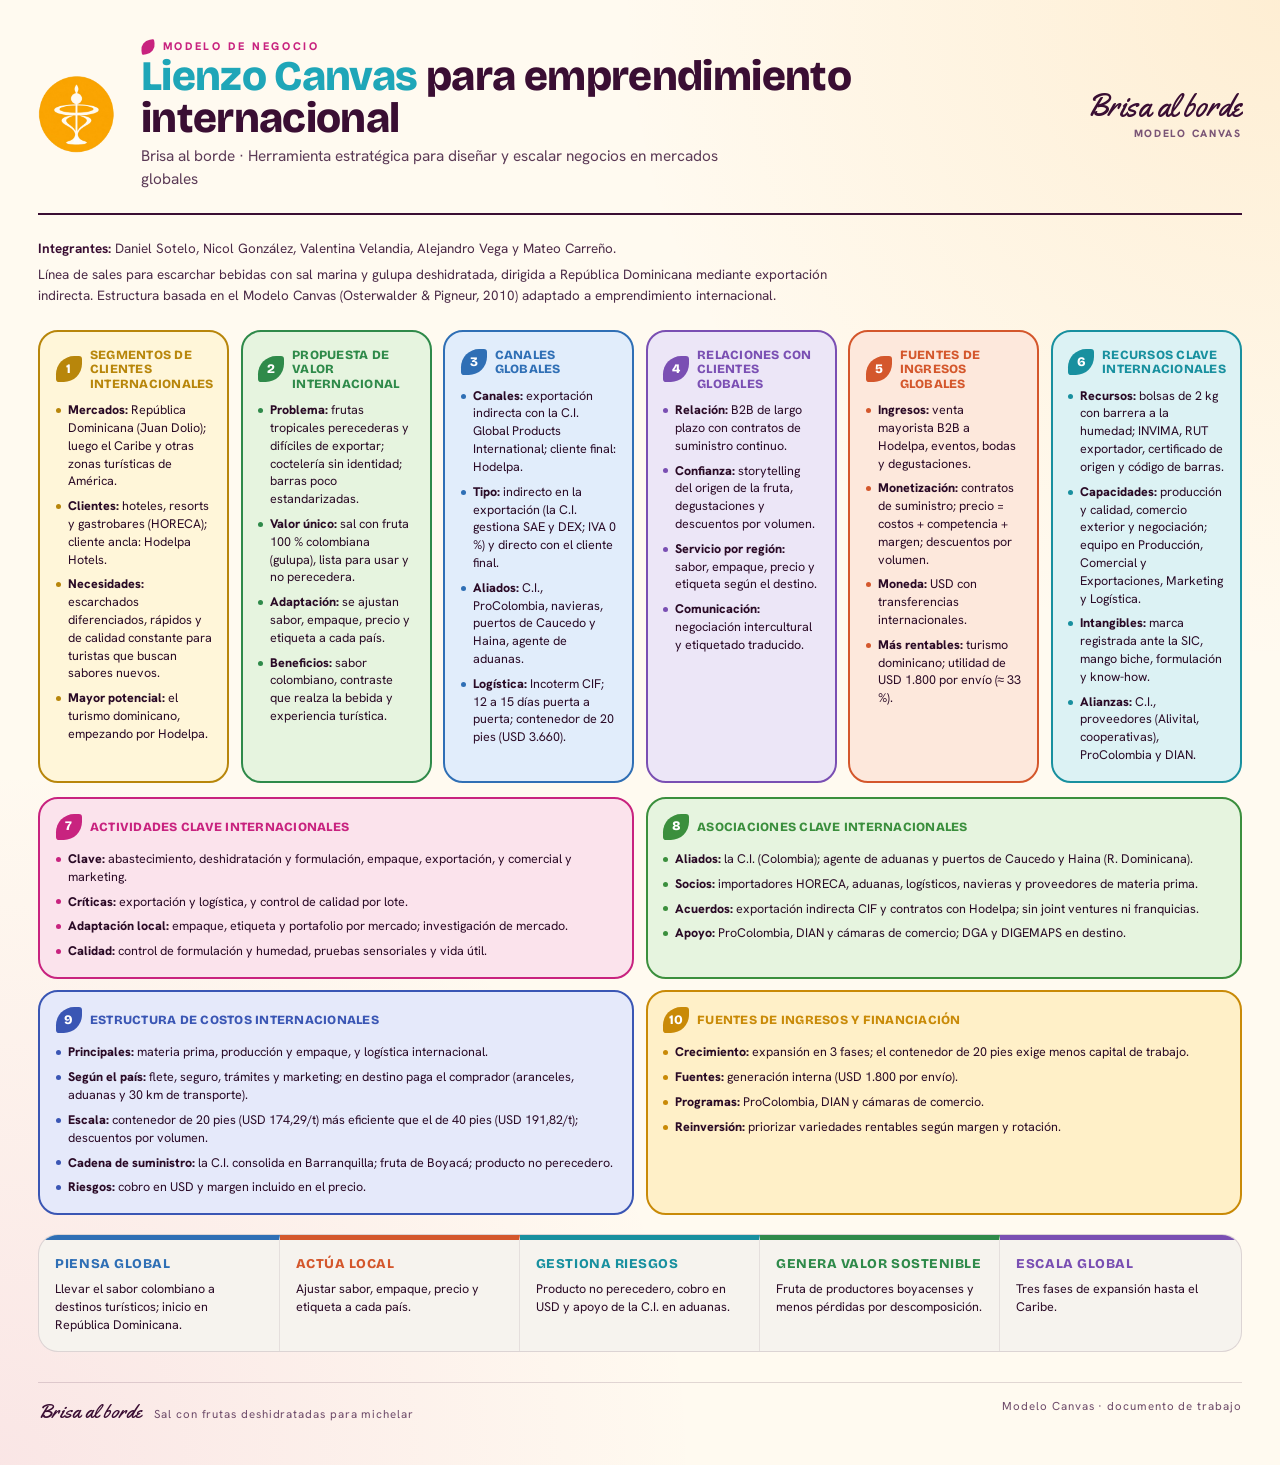
<file: docs/canvas.html>
<!doctype html>
<html lang="es">
<head>
<meta charset="utf-8">
<meta name="viewport" content="width=device-width,initial-scale=1">
<title>Modelo Canvas | Brisa al borde</title>
<link rel="stylesheet" href="doc.css">
<style>
@page{size:1280px 1510px;margin:0}
.dh h1{font-size:clamp(22px,3.3vw,42px);letter-spacing:-.015em}
.dh h1 span{color:#1fa6b8}
.meta{display:grid;gap:5px;margin:-4px 0 clamp(16px,2vw,24px);font-size:clamp(12.5px,1.05vw,14px);line-height:1.55;color:#4b2a47;max-width:105ch}
.meta b{color:var(--plum)}
.cv{display:grid;gap:clamp(10px,1.1vw,14px)}
.row1{display:grid;grid-template-columns:repeat(6,minmax(0,1fr));gap:clamp(8px,.9vw,12px)}
.row2{display:grid;grid-template-columns:repeat(2,minmax(0,1fr));gap:clamp(8px,.9vw,12px)}
.b{position:relative;border:2px solid var(--c2);background:var(--c1);border-radius:20px;padding:clamp(12px,1.2vw,16px) clamp(12px,1.2vw,16px) clamp(14px,1.3vw,18px);break-inside:avoid;overflow:hidden}
.b h2{display:flex;align-items:center;gap:8px;font-family:var(--display);font-size:clamp(11.5px,.98vw,13.5px);line-height:1.15;letter-spacing:.02em;text-transform:uppercase;font-weight:800;color:var(--c2);margin-bottom:10px}
.b h2 i{flex:none;width:26px;height:26px;border-radius:70% 12% 70% 12%;display:grid;place-items:center;background:var(--c2);color:#fff;font-style:normal;font-size:13px;letter-spacing:0}
.b ul{list-style:none;display:grid;gap:7px}
.b li{position:relative;padding-left:12px;font-size:clamp(12px,.98vw,13.4px);line-height:1.42}
.b li:before{content:"";position:absolute;left:0;top:.55em;width:5px;height:5px;border-radius:50%;background:var(--c2)}
.b li b{color:var(--ink);font-weight:800}
.c1{--c1:#fff6d9;--c2:#b8860b}.c2{--c1:#e6f4df;--c2:#2f8a4a}.c3{--c1:#e1edfb;--c2:#2f6fb5}
.c4{--c1:#ece6f7;--c2:#7a4fb3}.c5{--c1:#fde8dc;--c2:#d4572c}.c6{--c1:#dcf2f4;--c2:#18909f}
.c7{--c1:#fbe3ec;--c2:#c8237f}.c8{--c1:#e6f4df;--c2:#3b8f3d}.c9{--c1:#e5e9fa;--c2:#3a56b4}.c10{--c1:#fff0c8;--c2:#c98a07}
.row2 .b ul{grid-template-columns:1fr;}
.pr{display:grid;grid-template-columns:repeat(5,minmax(0,1fr));gap:0;border-radius:20px;overflow:hidden;border:1px solid #3a0e3322;background:#f6f3ee;margin-top:clamp(2px,.4vw,6px)}
.pr div{padding:14px 16px 16px;border-top:5px solid var(--c);border-right:1px solid #3a0e3316}
.pr div:last-child{border-right:0}
.pr h3{font-family:var(--display);font-size:clamp(12px,1.05vw,14.5px);letter-spacing:.04em;text-transform:uppercase;font-weight:800;color:var(--c);margin-bottom:6px}
.pr p{font-size:clamp(12px,.98vw,13.4px);line-height:1.45}
@media(max-width:1180px){.row1{grid-template-columns:repeat(3,minmax(0,1fr))}.pr{grid-template-columns:repeat(3,minmax(0,1fr))}.pr div{border-bottom:1px solid #3a0e3316}}
@media(max-width:760px){.row1,.row2,.pr{grid-template-columns:1fr}.pr div{border-right:0}.b li{font-size:14px}.b h2{font-size:13.5px}.pr p{font-size:14px}}
</style>
</head>
<body>
<main class="page">
  <header class="dh">
    <img class="em" src="../Emblema cóctel futurista brillante.png" alt="">
    <div>
      <div class="kick">Modelo de negocio</div>
      <h1><span>Lienzo Canvas</span> para emprendimiento internacional</h1>
      <p>Brisa al borde · Herramienta estratégica para diseñar y escalar negocios en mercados globales</p>
    </div>
    <div class="brand">Brisa al borde<small>Modelo Canvas</small></div>
  </header>

  <div class="meta">
    <p><b>Integrantes:</b> Daniel Sotelo, Nicol González, Valentina Velandia, Alejandro Vega y Mateo Carreño.</p>
    <p>Línea de sales para escarchar bebidas con sal marina y gulupa deshidratada, dirigida a República Dominicana mediante exportación indirecta. Estructura basada en el Modelo Canvas (Osterwalder &amp; Pigneur, 2010) adaptado a emprendimiento internacional.</p>
  </div>

  <div class="cv">
    <section class="row1">
      <article class="b c1"><h2><i>1</i>Segmentos de clientes internacionales</h2><ul>
        <li><b>Mercados:</b> República Dominicana (Juan Dolio); luego el Caribe y otras zonas turísticas de América.</li>
        <li><b>Clientes:</b> hoteles, resorts y gastrobares (HORECA); cliente ancla: Hodelpa Hotels.</li>
        <li><b>Necesidades:</b> escarchados diferenciados, rápidos y de calidad constante para turistas que buscan sabores nuevos.</li>
        <li><b>Mayor potencial:</b> el turismo dominicano, empezando por Hodelpa.</li></ul></article>
      <article class="b c2"><h2><i>2</i>Propuesta de valor internacional</h2><ul>
        <li><b>Problema:</b> frutas tropicales perecederas y difíciles de exportar; coctelería sin identidad; barras poco estandarizadas.</li>
        <li><b>Valor único:</b> sal con fruta 100 % colombiana (gulupa), lista para usar y no perecedera.</li>
        <li><b>Adaptación:</b> se ajustan sabor, empaque, precio y etiqueta a cada país.</li>
        <li><b>Beneficios:</b> sabor colombiano, contraste que realza la bebida y experiencia turística.</li></ul></article>
      <article class="b c3"><h2><i>3</i>Canales globales</h2><ul>
        <li><b>Canales:</b> exportación indirecta con la C.I. Global Products International; cliente final: Hodelpa.</li>
        <li><b>Tipo:</b> indirecto en la exportación (la C.I. gestiona SAE y DEX; IVA 0 %) y directo con el cliente final.</li>
        <li><b>Aliados:</b> C.I., ProColombia, navieras, puertos de Caucedo y Haina, agente de aduanas.</li>
        <li><b>Logística:</b> Incoterm CIF; 12 a 15 días puerta a puerta; contenedor de 20 pies (USD 3.660).</li></ul></article>
      <article class="b c4"><h2><i>4</i>Relaciones con clientes globales</h2><ul>
        <li><b>Relación:</b> B2B de largo plazo con contratos de suministro continuo.</li>
        <li><b>Confianza:</b> storytelling del origen de la fruta, degustaciones y descuentos por volumen.</li>
        <li><b>Servicio por región:</b> sabor, empaque, precio y etiqueta según el destino.</li>
        <li><b>Comunicación:</b> negociación intercultural y etiquetado traducido.</li></ul></article>
      <article class="b c5"><h2><i>5</i>Fuentes de ingresos globales</h2><ul>
        <li><b>Ingresos:</b> venta mayorista B2B a Hodelpa, eventos, bodas y degustaciones.</li>
        <li><b>Monetización:</b> contratos de suministro; precio = costos + competencia + margen; descuentos por volumen.</li>
        <li><b>Moneda:</b> USD con transferencias internacionales.</li>
        <li><b>Más rentables:</b> turismo dominicano; utilidad de USD 1.800 por envío (≈ 33 %).</li></ul></article>
      <article class="b c6"><h2><i>6</i>Recursos clave internacionales</h2><ul>
        <li><b>Recursos:</b> bolsas de 2 kg con barrera a la humedad; INVIMA, RUT exportador, certificado de origen y código de barras.</li>
        <li><b>Capacidades:</b> producción y calidad, comercio exterior y negociación; equipo en Producción, Comercial y Exportaciones, Marketing y Logística.</li>
        <li><b>Intangibles:</b> marca registrada ante la SIC, mango biche, formulación y know-how.</li>
        <li><b>Alianzas:</b> C.I., proveedores (Alivital, cooperativas), ProColombia y DIAN.</li></ul></article>
    </section>

    <section class="row2">
      <article class="b c7"><h2><i>7</i>Actividades clave internacionales</h2><ul>
        <li><b>Clave:</b> abastecimiento, deshidratación y formulación, empaque, exportación, y comercial y marketing.</li>
        <li><b>Críticas:</b> exportación y logística, y control de calidad por lote.</li>
        <li><b>Adaptación local:</b> empaque, etiqueta y portafolio por mercado; investigación de mercado.</li>
        <li><b>Calidad:</b> control de formulación y humedad, pruebas sensoriales y vida útil.</li></ul></article>
      <article class="b c8"><h2><i>8</i>Asociaciones clave internacionales</h2><ul>
        <li><b>Aliados:</b> la C.I. (Colombia); agente de aduanas y puertos de Caucedo y Haina (R. Dominicana).</li>
        <li><b>Socios:</b> importadores HORECA, aduanas, logísticos, navieras y proveedores de materia prima.</li>
        <li><b>Acuerdos:</b> exportación indirecta CIF y contratos con Hodelpa; sin joint ventures ni franquicias.</li>
        <li><b>Apoyo:</b> ProColombia, DIAN y cámaras de comercio; DGA y DIGEMAPS en destino.</li></ul></article>
      <article class="b c9"><h2><i>9</i>Estructura de costos internacionales</h2><ul>
        <li><b>Principales:</b> materia prima, producción y empaque, y logística internacional.</li>
        <li><b>Según el país:</b> flete, seguro, trámites y marketing; en destino paga el comprador (aranceles, aduanas y 30 km de transporte).</li>
        <li><b>Escala:</b> contenedor de 20 pies (USD 174,29/t) más eficiente que el de 40 pies (USD 191,82/t); descuentos por volumen.</li>
        <li><b>Cadena de suministro:</b> la C.I. consolida en Barranquilla; fruta de Boyacá; producto no perecedero.</li>
        <li><b>Riesgos:</b> cobro en USD y margen incluido en el precio.</li></ul></article>
      <article class="b c10"><h2><i>10</i>Fuentes de ingresos y financiación</h2><ul>
        <li><b>Crecimiento:</b> expansión en 3 fases; el contenedor de 20 pies exige menos capital de trabajo.</li>
        <li><b>Fuentes:</b> generación interna (USD 1.800 por envío).</li>
        <li><b>Programas:</b> ProColombia, DIAN y cámaras de comercio.</li>
        <li><b>Reinversión:</b> priorizar variedades rentables según margen y rotación.</li></ul></article>
    </section>

    <section class="pr" aria-label="Principios">
      <div style="--c:#2f6fb5"><h3>Piensa global</h3><p>Llevar el sabor colombiano a destinos turísticos; inicio en República Dominicana.</p></div>
      <div style="--c:#d4572c"><h3>Actúa local</h3><p>Ajustar sabor, empaque, precio y etiqueta a cada país.</p></div>
      <div style="--c:#18909f"><h3>Gestiona riesgos</h3><p>Producto no perecedero, cobro en USD y apoyo de la C.I. en aduanas.</p></div>
      <div style="--c:#2f8a4a"><h3>Genera valor sostenible</h3><p>Fruta de productores boyacenses y menos pérdidas por descomposición.</p></div>
      <div style="--c:#7a4fb3"><h3>Escala global</h3><p>Tres fases de expansión hasta el Caribe.</p></div>
    </section>
  </div>

  <footer class="dfoot"><span><b>Brisa al borde</b> &nbsp; Sal con frutas deshidratadas para michelar</span><span>Modelo Canvas · documento de trabajo</span></footer>
</main>
<script>
addEventListener('keydown',e=>{if(parent!==window&&['Escape','ArrowLeft','ArrowRight'].includes(e.key)){parent.postMessage({brisaKey:e.key},'*')}});
</script>
</body>
</html>
</file>
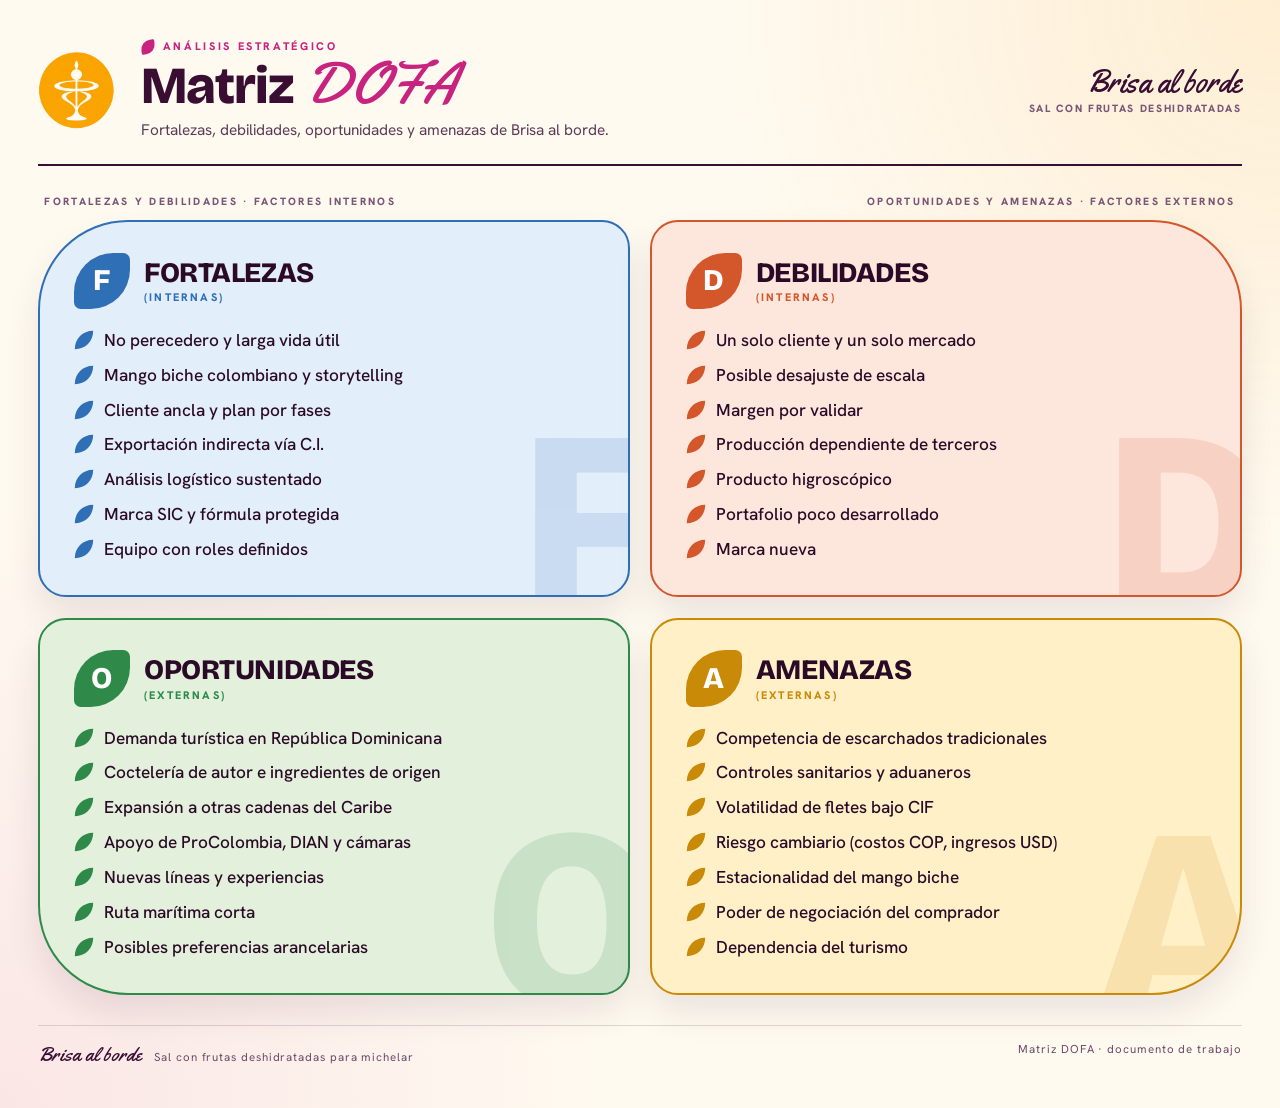
<file: docs/dofa.html>
<!doctype html>
<html lang="es">
<head>
<meta charset="utf-8">
<meta name="viewport" content="width=device-width,initial-scale=1">
<title>Matriz DOFA | Brisa al borde</title>
<link rel="stylesheet" href="doc.css">
<style>
@page{size:1240px 1090px;margin:0}
.dofa{display:grid;grid-template-columns:1fr 1fr;gap:clamp(12px,1.6vw,22px)}
.q{position:relative;overflow:hidden;padding:clamp(20px,2.4vw,34px) clamp(20px,2.6vw,38px) clamp(22px,2.6vw,36px);border-radius:28px 28px 28px 28px;border:2px solid var(--c2);background:var(--c1);box-shadow:0 18px 34px #2a0a2618;break-inside:avoid}
.q:nth-child(1){border-radius:90px 28px 28px 28px}.q:nth-child(2){border-radius:28px 90px 28px 28px}
.q:nth-child(3){border-radius:28px 28px 28px 90px}.q:nth-child(4){border-radius:28px 28px 90px 28px}
.q .big{position:absolute;right:-.06em;bottom:-.22em;font-family:var(--display);font-weight:800;font-size:clamp(150px,20vw,260px);line-height:1;color:var(--c2);opacity:.14;pointer-events:none;letter-spacing:-.05em}
.q header{display:flex;align-items:center;gap:14px;margin-bottom:clamp(12px,1.6vw,20px)}
.q .ico{flex:none;width:clamp(44px,4.4vw,58px);height:clamp(44px,4.4vw,58px);border-radius:70% 12% 70% 12%;display:grid;place-items:center;background:var(--c2);color:#fff;font-family:var(--display);font-weight:800;font-size:clamp(22px,2.4vw,30px)}
.q h2{font-family:var(--display);font-weight:800;font-size:clamp(20px,2.2vw,29px);line-height:1;letter-spacing:-.015em;color:var(--ink)}
.q h2 small{display:block;margin-top:5px;font-family:var(--body);font-size:11px;letter-spacing:.2em;text-transform:uppercase;font-weight:800;color:var(--c2)}
.q ul{list-style:none;display:grid;gap:clamp(7px,.9vw,11px);position:relative}
.q li{display:grid;grid-template-columns:20px 1fr;gap:10px;align-items:start;font-size:clamp(14px,1.35vw,17.5px);line-height:1.38;font-weight:500}
.q li:before{content:"";width:20px;height:20px;margin-top:1px;background:var(--c2);-webkit-mask:url("data:image/svg+xml;utf8,<svg xmlns='http://www.w3.org/2000/svg' viewBox='0 0 200 200'><path d='M8 192C8 86 86 8 192 8c0 106-78 184-184 184Z'/></svg>") center/contain no-repeat;mask:url("data:image/svg+xml;utf8,<svg xmlns='http://www.w3.org/2000/svg' viewBox='0 0 200 200'><path d='M8 192C8 86 86 8 192 8c0 106-78 184-184 184Z'/></svg>") center/contain no-repeat}
.f{--c1:#e3eefb;--c2:#2f6fb5}
.d{--c1:#fde6dc;--c2:#d4572c}
.o{--c1:#e2f0dc;--c2:#2f8a4a}
.a{--c1:#fff0c8;--c2:#c98a07}
.axis{display:flex;justify-content:space-between;gap:12px;margin:0 6px 10px;font-size:10.5px;letter-spacing:.22em;text-transform:uppercase;font-weight:800;color:#7a5576}
@media(max-width:760px){.dofa{grid-template-columns:1fr}.axis{display:none}.q:nth-child(n){border-radius:28px 70px 28px 28px}}
</style>
</head>
<body>
<main class="page">
  <header class="dh">
    <img class="em" src="../Emblema cóctel futurista brillante.png" alt="">
    <div>
      <div class="kick">Análisis estratégico</div>
      <h1>Matriz <em>DOFA</em></h1>
      <p>Fortalezas, debilidades, oportunidades y amenazas de Brisa al borde.</p>
    </div>
    <div class="brand">Brisa al borde<small>Sal con frutas deshidratadas</small></div>
  </header>

  <div class="axis" aria-hidden="true"><span>Fortalezas y debilidades · factores internos</span><span>Oportunidades y amenazas · factores externos</span></div>
  <section class="dofa" aria-label="Matriz DOFA">
    <article class="q f">
      <header><span class="ico" aria-hidden="true">F</span><h2>FORTALEZAS<small>(internas)</small></h2></header>
      <ul>
        <li>No perecedero y larga vida útil</li>
        <li>Mango biche colombiano y storytelling</li>
        <li>Cliente ancla y plan por fases</li>
        <li>Exportación indirecta vía C.I.</li>
        <li>Análisis logístico sustentado</li>
        <li>Marca SIC y fórmula protegida</li>
        <li>Equipo con roles definidos</li>
      </ul>
      <span class="big" aria-hidden="true">F</span>
    </article>
    <article class="q d">
      <header><span class="ico" aria-hidden="true">D</span><h2>DEBILIDADES<small>(internas)</small></h2></header>
      <ul>
        <li>Un solo cliente y un solo mercado</li>
        <li>Posible desajuste de escala</li>
        <li>Margen por validar</li>
        <li>Producción dependiente de terceros</li>
        <li>Producto higroscópico</li>
        <li>Portafolio poco desarrollado</li>
        <li>Marca nueva</li>
      </ul>
      <span class="big" aria-hidden="true">D</span>
    </article>
    <article class="q o">
      <header><span class="ico" aria-hidden="true">O</span><h2>OPORTUNIDADES<small>(externas)</small></h2></header>
      <ul>
        <li>Demanda turística en República Dominicana</li>
        <li>Coctelería de autor e ingredientes de origen</li>
        <li>Expansión a otras cadenas del Caribe</li>
        <li>Apoyo de ProColombia, DIAN y cámaras</li>
        <li>Nuevas líneas y experiencias</li>
        <li>Ruta marítima corta</li>
        <li>Posibles preferencias arancelarias</li>
      </ul>
      <span class="big" aria-hidden="true">O</span>
    </article>
    <article class="q a">
      <header><span class="ico" aria-hidden="true">A</span><h2>AMENAZAS<small>(externas)</small></h2></header>
      <ul>
        <li>Competencia de escarchados tradicionales</li>
        <li>Controles sanitarios y aduaneros</li>
        <li>Volatilidad de fletes bajo CIF</li>
        <li>Riesgo cambiario (costos COP, ingresos USD)</li>
        <li>Estacionalidad del mango biche</li>
        <li>Poder de negociación del comprador</li>
        <li>Dependencia del turismo</li>
      </ul>
      <span class="big" aria-hidden="true">A</span>
    </article>
  </section>

  <footer class="dfoot"><span><b>Brisa al borde</b> &nbsp; Sal con frutas deshidratadas para michelar</span><span>Matriz DOFA · documento de trabajo</span></footer>
</main>
<script>
/* El visor de la página principal escucha estas teclas aunque el foco esté dentro del documento */
addEventListener('keydown',e=>{if(parent!==window&&['Escape','ArrowLeft','ArrowRight'].includes(e.key)){parent.postMessage({brisaKey:e.key},'*')}});
</script>
</body>
</html>
</file>
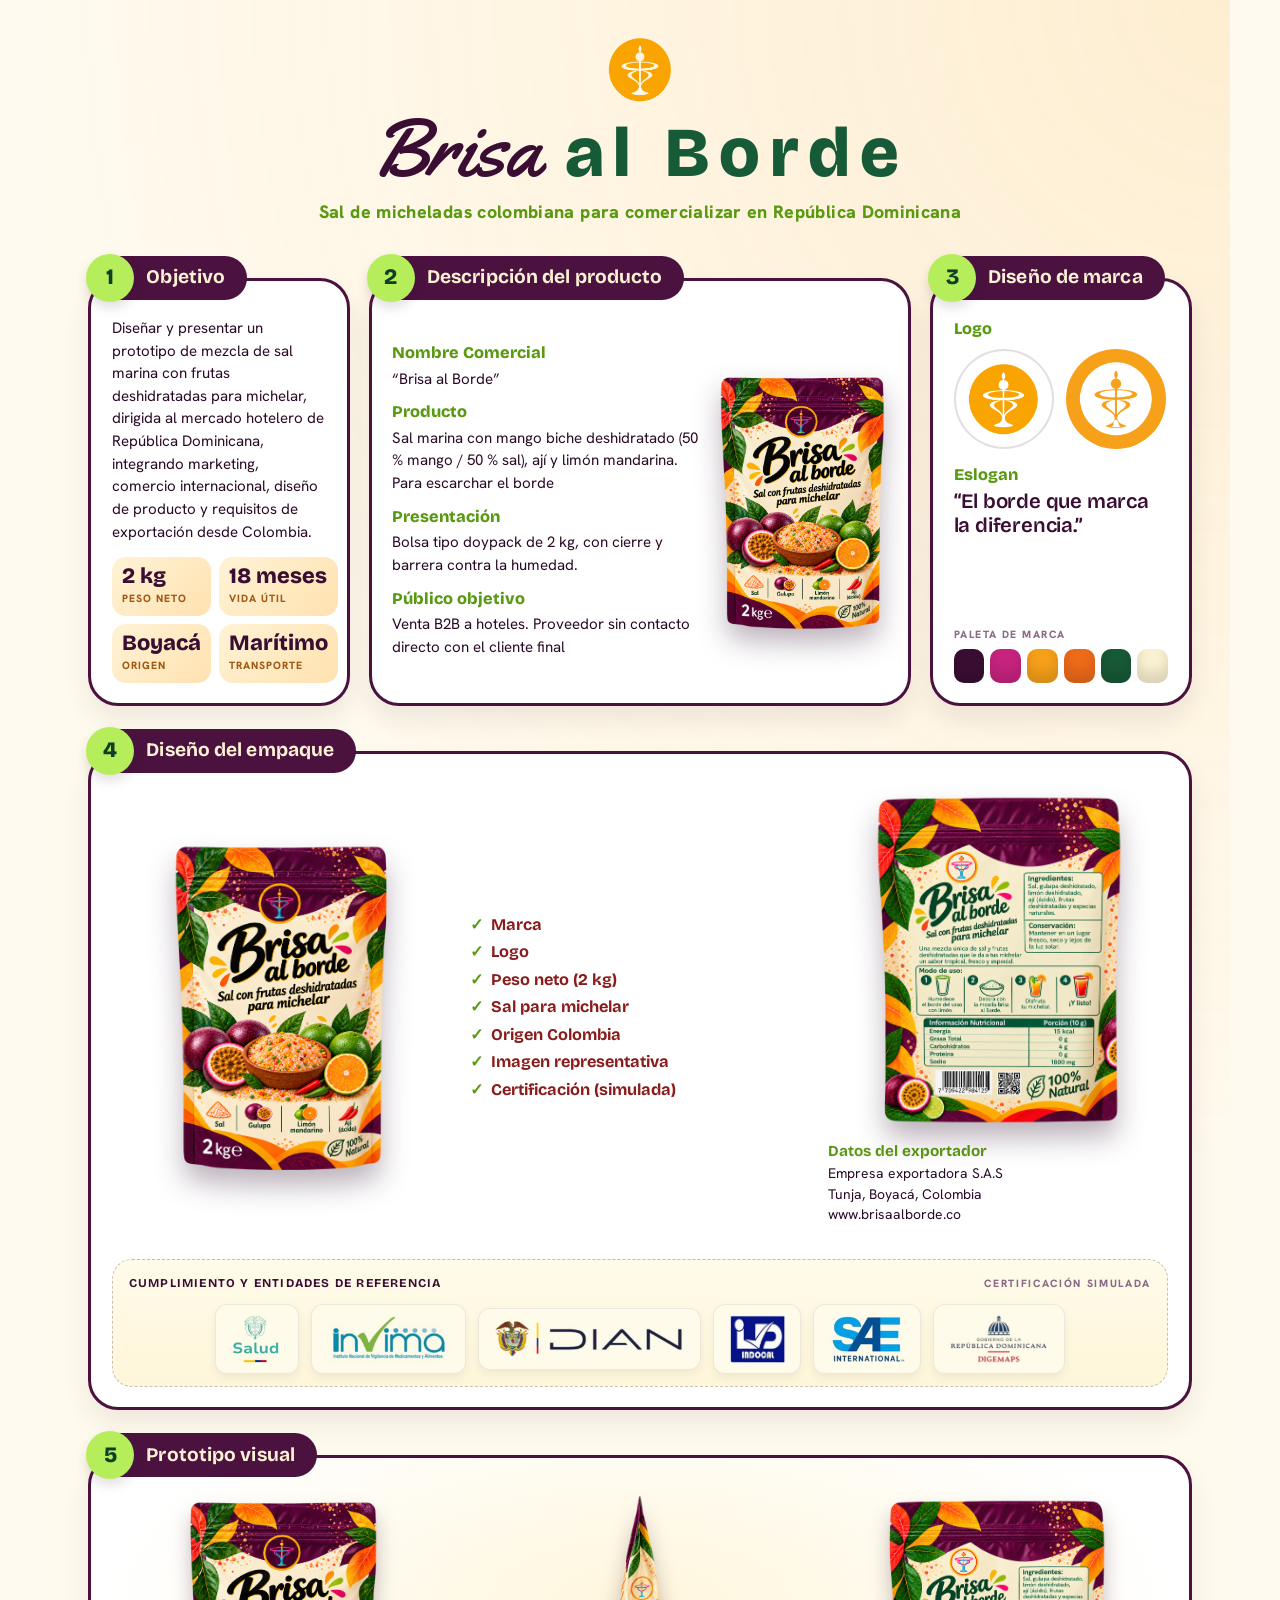
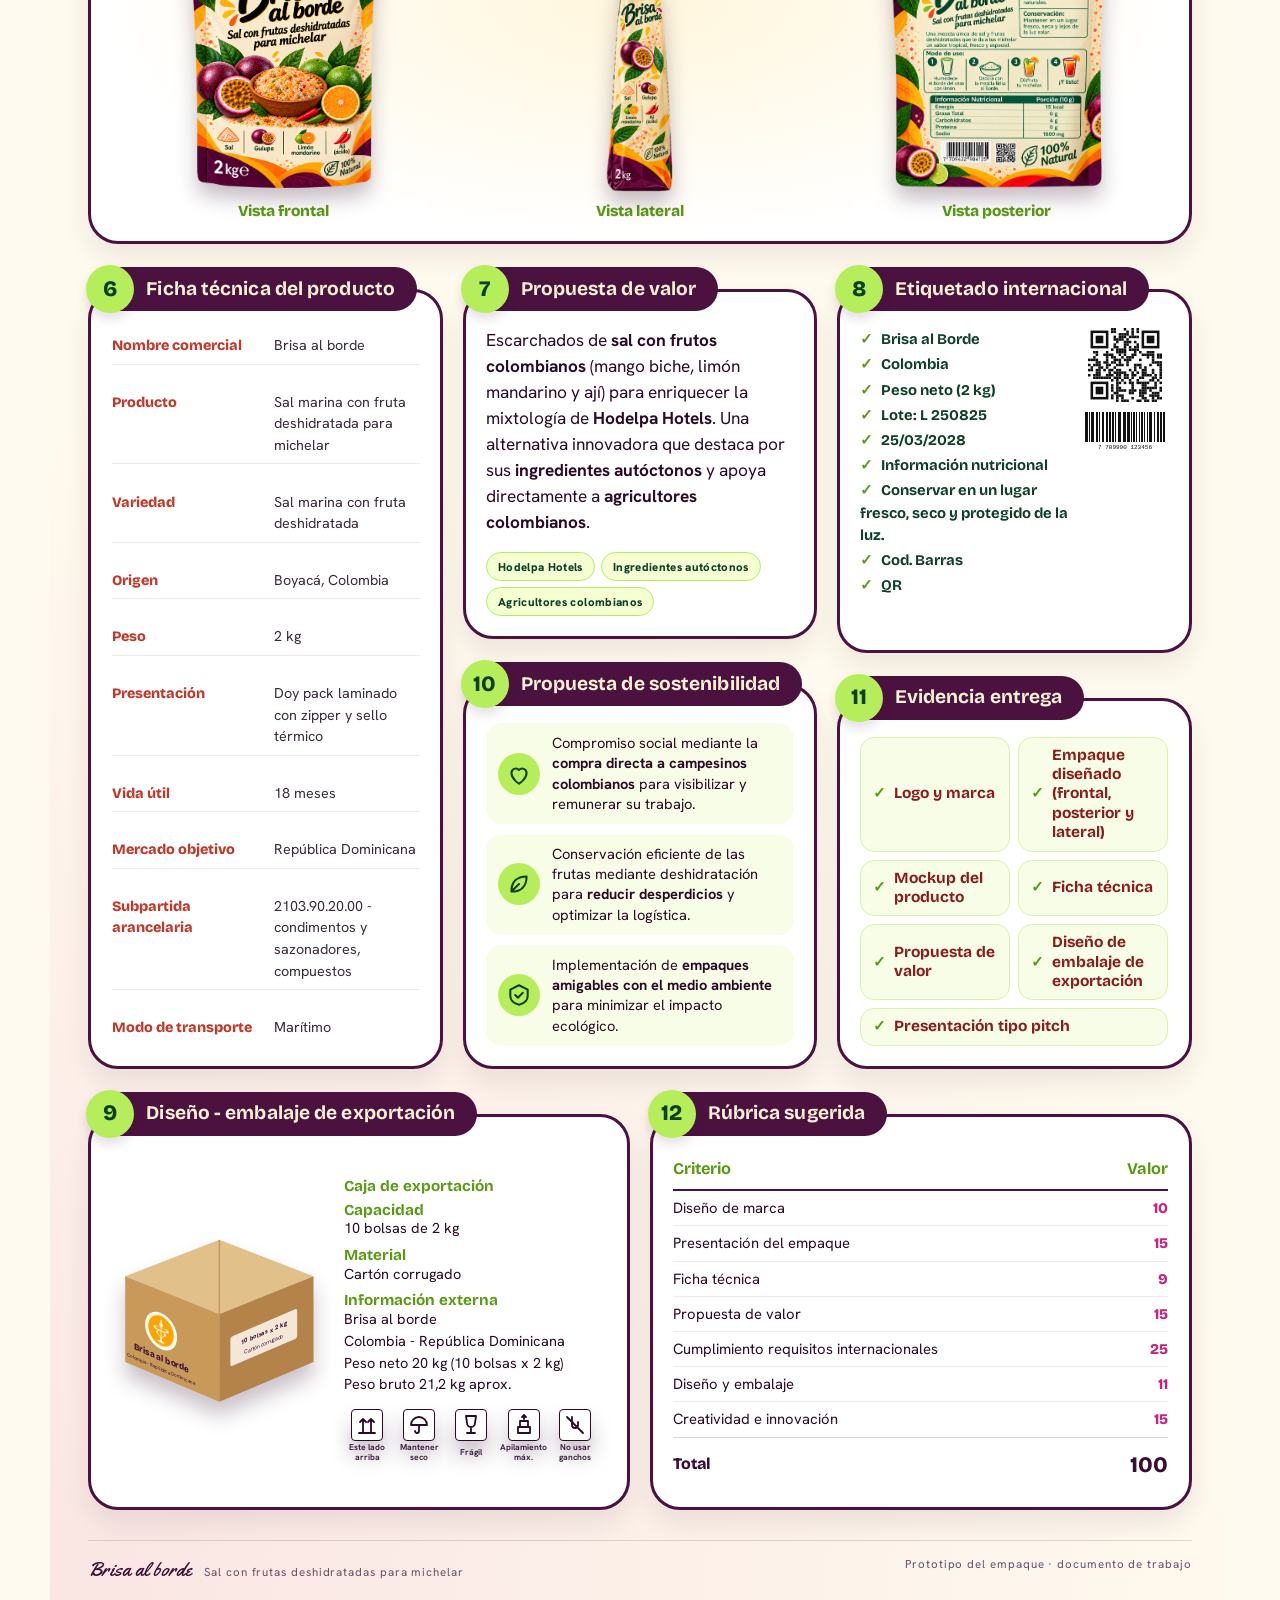
<file: docs/empaque.html>
<!doctype html>
<html lang="es">
<head>
<meta charset="utf-8">
<meta name="viewport" content="width=device-width,initial-scale=1">
<title>Prototipo del empaque | Brisa al borde</title>
<link rel="stylesheet" href="doc.css">
<style>
@page{size:1200px 3250px;margin:0}
:root{--pill:#4b1240;--lime2:#b6ee5b;--lime3:#5a9a12}
.page{max-width:1180px;background:#fffaee}
.top{text-align:center;margin-bottom:clamp(16px,2.4vw,30px)}
.top .em{width:clamp(46px,5vw,66px);height:clamp(46px,5vw,66px);margin:0 auto 6px;object-fit:contain}
.top h1{font-family:var(--display);font-weight:800;font-size:clamp(32px,5.6vw,70px);line-height:1;letter-spacing:.14em;color:var(--leaf);text-transform:none}
.top h1 span{font-family:var(--script);font-weight:400;letter-spacing:0;font-size:1.18em;color:var(--plum)}
.top p{margin-top:8px;font-weight:800;font-size:clamp(12.5px,1.4vw,18px);color:var(--lime3);letter-spacing:.02em}

.g{display:grid;grid-template-columns:repeat(12,minmax(0,1fr));gap:clamp(14px,1.8vw,24px) clamp(12px,1.5vw,20px);align-items:stretch}
.sec{display:flex;flex-direction:column;min-width:0;break-inside:avoid}
.hd{position:relative;display:flex;align-items:center;min-height:44px;margin:0 0 -22px;padding:6px 22px 6px 58px;border-radius:100px;background:var(--pill);color:var(--cream);font-family:var(--display);font-weight:700;font-size:clamp(15px,1.5vw,20px);letter-spacing:.005em;z-index:2;width:fit-content;max-width:100%}
.hd .n{position:absolute;left:-2px;top:50%;translate:0 -50%;width:48px;height:48px;border-radius:50%;background:var(--lime2);color:var(--leaf-2);display:grid;place-items:center;font-family:var(--display);font-weight:800;font-size:22px;box-shadow:0 6px 12px #2a0a2622}
.bd{position:relative;flex:1;background:#fff;border:3px solid var(--pill);border-radius:30px;padding:36px clamp(14px,1.6vw,22px) clamp(14px,1.6vw,20px);font-size:clamp(13px,1.18vw,15.5px);line-height:1.5;box-shadow:0 14px 26px #2a0a2614}
.bd p+p{margin-top:8px}
.lab{display:block;margin:10px 0 2px;font-family:var(--display);font-weight:800;color:var(--lime3);font-size:1.08em}
.lab:first-child{margin-top:0}
.c3{grid-column:span 3}.c4{grid-column:span 4}.c5{grid-column:span 5}.c6{grid-column:span 6}.c7{grid-column:span 7}.c8{grid-column:span 8}.c12{grid-column:1/-1}
.stack{grid-column:span 4;display:flex;flex-direction:column;gap:clamp(14px,1.8vw,24px);min-width:0}.stack .sec{flex:1}.stack .big,.stack .pil{flex:1}
.r2{grid-row:span 2}

/* 2 descripcion */
.desc{display:grid;grid-template-columns:1fr auto;gap:12px;align-items:center}
.desc img{width:clamp(110px,14vw,170px);filter:drop-shadow(0 14px 14px #2a0a2650);margin-bottom:-4px}
/* 3 marca */
.logos{display:flex;gap:12px;align-items:center;margin:6px 0 4px}
.logos .l1,.logos .l2{width:clamp(76px,8vw,100px);height:clamp(76px,8vw,100px);border-radius:50%;display:grid;place-items:center;flex:none}
.logos .l1{background:#fff;border:2px solid #3a0e3322}.logos .l2{background:var(--orange)}
.logos img{width:74%;height:74%;object-fit:contain}
.logos .l2 img{filter:brightness(0) invert(1)}
.quote{font-family:var(--display);font-weight:600;font-size:clamp(16px,1.6vw,21px);line-height:1.2;letter-spacing:-.01em;color:var(--plum)}
/* 4 empaque */
.pk{display:grid;grid-template-columns:minmax(0,1fr) minmax(0,1fr) minmax(0,1fr);gap:clamp(10px,1.4vw,18px);align-items:center}
.pk .front img,.pk .back img{margin:0 auto;filter:drop-shadow(0 16px 14px #2a0a2650)}
.pk .front img,.pk .back img{height:340px;width:auto;max-width:100%;object-fit:contain}
.ck{list-style:none;display:grid;gap:3px;font-family:var(--display);font-weight:700;color:#8a1c1c;font-size:1.08em}
.ck li:before{content:"✓";margin-right:8px;color:var(--lime3);font-weight:800}
.certs{display:flex;flex-wrap:wrap;gap:6px;margin-top:12px}
.certs span{padding:5px 10px;border-radius:100px;border:1.5px solid #3a0e3330;background:#fbf6e8;font-size:11px;font-weight:800;letter-spacing:.04em;color:#46264a}
.certs-note{margin-top:7px;font-size:11px;letter-spacing:.14em;text-transform:uppercase;font-weight:800;color:#8a6a86}
.exp{margin-top:10px;font-size:.92em}
.exp b{font-family:var(--display);color:var(--lime3);font-size:1.1em}
/* 5 prototipo visual */
.views{display:grid;grid-template-columns:repeat(3,1fr);gap:12px;align-items:end;text-align:center;padding-bottom:18px}
.views figure img{margin:0 auto;height:clamp(200px,24vw,300px);width:auto;max-width:100%;object-fit:contain;filter:drop-shadow(0 12px 10px #2a0a2646)}
.views figcaption{margin-top:6px;font-family:var(--display);font-weight:800;color:var(--lime3);font-size:1.02em}
/* 6 ficha */
.fx{display:grid;gap:0;font-size:.95em;height:100%;align-content:space-between}
.fx div{display:grid;grid-template-columns:minmax(120px,150px) 1fr;gap:12px;padding:7px 0;border-bottom:1px solid #3a0e3318}
.fx div:last-child{border-bottom:0}
.fx dt{font-family:var(--display);font-weight:800;color:#c0392b}
.fx dd{color:#3a2a3a}
/* 8 etiquetado */
.lbl{display:grid;grid-template-columns:1fr auto;gap:10px;align-items:start}
.lbl .ck{font-size:.98em;color:var(--leaf-2)}
.lbl .ck li{display:block}
.codes{display:grid;gap:8px;justify-items:center}
.codes svg{display:block}
/* 9 embalaje */
.box{display:grid;grid-template-columns:minmax(150px,.9fr) 1.1fr;gap:clamp(10px,1.4vw,18px);align-items:center}
.box svg{width:100%;height:auto;max-height:230px;filter:drop-shadow(0 14px 10px #2a0a2640)}
.spec{display:grid;gap:7px;font-size:.96em}
.spec b{display:block;font-family:var(--display);color:var(--lime3);font-size:1.05em;line-height:1.1}
.marks{display:flex;gap:6px;margin-top:6px;flex-wrap:wrap}
.marks span{display:grid;justify-items:center;gap:2px;width:46px;font-size:8.5px;line-height:1.1;text-align:center;font-weight:700;color:#46264a}
.marks svg{width:32px;height:32px;stroke:#2a0a26;fill:none;stroke-width:1.8;stroke-linecap:round;stroke-linejoin:round;background:#fff;border:1.5px solid #2a0a26;border-radius:4px;padding:3px}
/* 11 / 12 */
.rb{width:100%;border-collapse:collapse;font-size:.98em}
.rb th{text-align:left;font-family:var(--display);color:var(--lime3);font-size:1.1em;padding:4px 0 8px;border-bottom:2px solid var(--pill)}
.rb th:last-child,.rb td:last-child{text-align:right;width:70px}
.rb td{padding:6px 0;border-bottom:1px solid #3a0e3318}
.rb td:last-child{font-family:var(--display);font-weight:800;color:var(--magenta)}
.rb tfoot td{border-bottom:0;font-family:var(--display);font-weight:800;color:var(--plum);font-size:1.08em;padding-top:10px}
.rb tfoot td:last-child{font-size:1.5em;color:var(--plum)}

/* relleno con intención: cifras, paleta, pilares */
.stats{display:grid;grid-template-columns:1fr 1fr;gap:8px;margin-top:auto;padding-top:14px}
.stats div{padding:9px 10px;border-radius:14px;background:linear-gradient(135deg,#fff3d6,#ffe2b0);text-align:left}
.stats b{display:block;font-family:var(--display);font-weight:800;font-size:1.45em;line-height:1;color:var(--plum)}
.stats small{display:block;margin-top:3px;font-size:10.5px;letter-spacing:.1em;text-transform:uppercase;font-weight:800;color:#a05a14}
.pal{display:flex;gap:6px;margin-top:auto;padding-top:14px}
.pal i{flex:1;height:34px;border-radius:10px;box-shadow:inset 0 -10px 14px #0002}
.pal-l{margin-top:12px;font-size:10.5px;letter-spacing:.14em;text-transform:uppercase;font-weight:800;color:#8a6a86}
.big{display:flex;flex-direction:column;justify-content:center;gap:12px;font-size:clamp(14px,1.35vw,17.5px);line-height:1.5}
.big p{margin:0!important}
.big .tags{display:flex;flex-wrap:wrap;gap:6px;margin-top:4px}
.big .tags span{padding:5px 11px;border-radius:100px;background:#f4ffd2;border:1.5px solid #b6ee5b;color:var(--leaf-2);font-size:11.5px;font-weight:800;letter-spacing:.03em}
.pil{display:grid;gap:10px;align-content:center}
.pil div{display:grid;grid-template-columns:42px 1fr;gap:12px;align-items:center;padding:10px 12px;border-radius:16px;background:#f7fde6}
.pil svg{width:42px;height:42px;padding:8px;border-radius:50%;background:var(--lime2);stroke:var(--leaf-2);fill:none;stroke-width:1.9;stroke-linecap:round;stroke-linejoin:round}
.pil p{margin:0!important;font-size:.97em;line-height:1.38}
.views{background:radial-gradient(ellipse at 50% 38%,#fff6dc 0,#fff 70%)}
/* muro de certificaciones */
.wall{margin-top:16px;padding:14px 16px 12px;border-radius:20px;background:linear-gradient(180deg,#fefbea,#fff6d9);border:1.5px dashed #3a0e3340}
.wall-t{display:flex;justify-content:space-between;gap:10px;align-items:baseline;margin-bottom:12px;font-size:10.5px;letter-spacing:.16em;text-transform:uppercase;font-weight:800;color:#8a6a86}
.wall-t b{color:var(--plum);font-family:var(--display);font-size:12px;letter-spacing:.1em}
.wall-g{display:flex;flex-wrap:wrap;justify-content:center;align-items:center;gap:10px 12px}
.wall-g figure{display:grid;place-items:center;padding:9px 14px;background:#fefbea;border-radius:12px;border:1px solid #3a0e3314;box-shadow:0 4px 10px #2a0a2610}
.wall-g img{height:50px;width:auto;max-width:none}
.wall-g .dian img{height:42px}
/* checklist de entrega en tarjetas */
.ev ul{display:grid;grid-template-columns:1fr 1fr;gap:8px;height:100%;align-content:stretch}
.ev li{display:flex;align-items:center;padding:8px 12px;border-radius:14px;background:#f7fde6;border:1.5px solid #d9f3a6;line-height:1.25;font-size:.95em}
.ev li:last-child{grid-column:1/-1}
.ev:after{display:none}
@media(max-width:1000px){
  .g{grid-template-columns:repeat(2,minmax(0,1fr))}
  .g>.sec{grid-column:span 1;grid-row:auto}
  .g>.c8,.g>.c6,.g>.c7,.g>.c12{grid-column:1/-1}.g>.stack{grid-column:1/-1}
  .pk{grid-template-columns:1fr 1fr}.pk .info{grid-column:1/-1;order:3}
  .ev ul{grid-template-columns:1fr}.ev li:last-child{grid-column:auto}
}
@media(max-width:640px){
  .g{grid-template-columns:1fr}.g>.sec,.g>.c8,.g>.c6,.g>.c7,.g>.c12,.g>.stack{grid-column:1/-1}
  .top h1{letter-spacing:.06em}
  .desc{grid-template-columns:1fr}.desc img{margin:0 auto}
  .box,.lbl{grid-template-columns:1fr}.wall-g img{height:40px}.wall-t{flex-direction:column}
  .hd{font-size:15px}
}
@media print{.sec,.bd{break-inside:avoid}}
</style>
</head>
<body>
<main class="page">
  <header class="top">
    <img class="em" src="../Emblema cóctel futurista brillante.png" alt="">
    <h1><span>Brisa</span> al Borde</h1>
    <p>Sal de micheladas colombiana para comercializar en República Dominicana</p>
  </header>

  <div class="g">
    <section class="sec c3"><h2 class="hd"><span class="n">1</span>Objetivo</h2>
      <div class="bd" style="display:flex;flex-direction:column"><p>Diseñar y presentar un prototipo de mezcla de sal marina con frutas deshidratadas para michelar, dirigida al mercado hotelero de República Dominicana, integrando marketing, comercio internacional, diseño de producto y requisitos de exportación desde Colombia.</p>
        <div class="stats"><div><b>2 kg</b><small>Peso neto</small></div><div><b>18 meses</b><small>Vida útil</small></div><div><b>Boyacá</b><small>Origen</small></div><div><b>Marítimo</b><small>Transporte</small></div></div></div></section>
    <section class="sec c6"><h2 class="hd"><span class="n">2</span>Descripción del producto</h2>
      <div class="bd desc"><div>
        <span class="lab">Nombre Comercial</span><p>“Brisa al Borde”</p>
        <span class="lab">Producto</span><p>Sal marina con mango biche deshidratado (50 % mango / 50 % sal), ají y limón mandarina. Para escarchar el borde</p>
        <span class="lab">Presentación</span><p>Bolsa tipo doypack de 2 kg, con cierre y barrera contra la humedad.</p>
        <span class="lab">Público objetivo</span><p>Venta B2B a hoteles. Proveedor sin contacto directo con el cliente final</p>
      </div><img src="../Diseño de bolsa tropical Brisa al Borde.png" alt="Bolsa de 2 kg de Brisa al borde"></div></section>
    <section class="sec c3"><h2 class="hd"><span class="n">3</span>Diseño de marca</h2>
      <div class="bd" style="display:flex;flex-direction:column"><span class="lab">Logo</span>
        <div class="logos"><span class="l1"><img src="../Emblema cóctel futurista brillante.png" alt="Logo de Brisa al borde"></span><span class="l2"><img src="../Emblema cóctel futurista brillante.png" alt="Logo de Brisa al borde en blanco sobre naranja"></span></div>
        <span class="lab">Eslogan</span><p class="quote">“El borde que marca la diferencia.”</p>
        <p class="pal-l" style="margin-top:auto;padding-top:12px">Paleta de marca</p><div class="pal" style="padding-top:6px;margin-top:0"><i style="background:#3a0e33"></i><i style="background:#c8237f"></i><i style="background:#f7a11a"></i><i style="background:#ef6b1a"></i><i style="background:#175a37"></i><i style="background:#fbf1d3"></i></div></div></section>
    <section class="sec c12"><h2 class="hd"><span class="n">4</span>Diseño del empaque</h2>
      <div class="bd pk">
        <div class="front"><img src="../Diseño de bolsa tropical Brisa al Borde.png" alt="Frente de la bolsa"></div>
        <div class="info">
          <ul class="ck"><li>Marca</li><li>Logo</li><li>Peso neto (2 kg)</li><li>Sal para michelar</li><li>Origen Colombia</li><li>Imagen representativa</li><li>Certificación (simulada)</li></ul>
        </div>
        <div class="back"><img src="../Etiqueta tropical de sal para micheladas Gulupa.png" alt="Reverso de la bolsa con información del producto">
          <div class="exp"><b>Datos del exportador</b><br>Empresa exportadora S.A.S<br>Tunja, Boyacá, Colombia<br>www.brisaalborde.co</div></div>
        <div class="wall" style="grid-column:1/-1" aria-label="Entidades y certificaciones de referencia">
          <div class="wall-t"><b>Cumplimiento y entidades de referencia</b><span>Certificación simulada</span></div>
          <div class="wall-g">
            <figure><img src="../img/logos/salud.png" alt="Ministerio de Salud y Protección Social"></figure>
            <figure><img src="../img/logos/invima.png" alt="INVIMA"></figure>
            <figure class="dian"><img src="../img/logos/dian.png" alt="DIAN"></figure>
            <figure><img src="../img/logos/indocal.png" alt="INDOCAL"></figure>
            <figure><img src="../img/logos/sae.png" alt="SAE International"></figure>
            <figure><img src="../img/logos/digemaps.png" alt="Gobierno de la República Dominicana, DIGEMAPS"></figure>
          </div>
        </div>
      </div></section>
    <section class="sec c12"><h2 class="hd"><span class="n">5</span>Prototipo visual</h2>
      <div class="bd views">
        <figure><img src="../Diseño de bolsa tropical Brisa al Borde.png" alt="Vista frontal"><figcaption>Vista frontal</figcaption></figure>
        <figure><img src="../img/envase-perfil.png" alt="Vista lateral"><figcaption>Vista lateral</figcaption></figure>
        <figure><img src="../Etiqueta tropical de sal para micheladas Gulupa.png" alt="Vista posterior"><figcaption>Vista posterior</figcaption></figure>
      </div></section>

    <section class="sec c4"><h2 class="hd"><span class="n">6</span>Ficha técnica del producto</h2>
      <div class="bd"><dl class="fx">
        <div><dt>Nombre comercial</dt><dd>Brisa al borde</dd></div>
        <div><dt>Producto</dt><dd>Sal marina con fruta deshidratada para michelar</dd></div>
        <div><dt>Variedad</dt><dd>Sal marina con fruta deshidratada</dd></div>
        <div><dt>Origen</dt><dd>Boyacá, Colombia</dd></div>
        <div><dt>Peso</dt><dd>2 kg</dd></div>
        <div><dt>Presentación</dt><dd>Doy pack laminado con zipper y sello térmico</dd></div>
        <div><dt>Vida útil</dt><dd>18 meses</dd></div>
        <div><dt>Mercado objetivo</dt><dd>República Dominicana</dd></div>
        <div><dt>Subpartida arancelaria</dt><dd>2103.90.20.00 - condimentos y sazonadores, compuestos</dd></div>
        <div><dt>Modo de transporte</dt><dd>Marítimo</dd></div>
      </dl></div></section>
    <div class="stack">
    <section class="sec"><h2 class="hd"><span class="n">7</span>Propuesta de valor</h2>
      <div class="bd big"><p>Escarchados de <b>sal con frutos colombianos</b> (mango biche, limón mandarino y ají) para enriquecer la mixtología de <b>Hodelpa Hotels</b>. Una alternativa innovadora que destaca por sus <b>ingredientes autóctonos</b> y apoya directamente a <b>agricultores colombianos</b>.</p><div class="tags"><span>Hodelpa Hotels</span><span>Ingredientes autóctonos</span><span>Agricultores colombianos</span></div></div></section>
    <section class="sec"><h2 class="hd"><span class="n">10</span>Propuesta de sostenibilidad</h2>
      <div class="bd pil">
        <div><svg viewBox="0 0 24 24"><path d="M12 21s-7-4.4-7-10a4 4 0 0 1 7-2.6A4 4 0 0 1 19 11c0 5.6-7 10-7 10z"/></svg><p>Compromiso social mediante la <b>compra directa a campesinos colombianos</b> para visibilizar y remunerar su trabajo.</p></div>
        <div><svg viewBox="0 0 24 24"><path d="M5 19c0-9 5-14 14-14 0 9-5 14-14 14zM5 19l7-7"/></svg><p>Conservación eficiente de las frutas mediante deshidratación para <b>reducir desperdicios</b> y optimizar la logística.</p></div>
        <div><svg viewBox="0 0 24 24"><path d="M12 3l8 4v6c0 4-3.4 6.8-8 8-4.6-1.2-8-4-8-8V7z"/><path d="M8.5 12l2.5 2.5L15.5 10"/></svg><p>Implementación de <b>empaques amigables con el medio ambiente</b> para minimizar el impacto ecológico.</p></div>
      </div></section>
    </div>
    <div class="stack">
    <section class="sec"><h2 class="hd"><span class="n">8</span>Etiquetado internacional</h2>
      <div class="bd lbl"><ul class="ck">
        <li>Brisa al Borde</li><li>Colombia</li><li>Peso neto (2 kg)</li><li>Lote: L 250825</li><li>25/03/2028</li><li>Información nutricional</li><li>Conservar en un lugar fresco, seco y protegido de la luz.</li><li>Cod. Barras</li><li>QR</li></ul>
        <div class="codes"><svg id="qr" width="74" height="74" viewBox="0 0 29 29" role="img" aria-label="Código QR de ejemplo"></svg><svg id="bar" width="86" height="40" viewBox="0 0 86 40" role="img" aria-label="Código de barras de ejemplo"></svg></div>
      </div></section>
    <section class="sec"><h2 class="hd"><span class="n">11</span>Evidencia entrega</h2>
      <div class="bd ev"><ul class="ck" style="color:#8a1c1c"><li>Logo y marca</li><li>Empaque diseñado (frontal, posterior y lateral)</li><li>Mockup del producto</li><li>Ficha técnica</li><li>Propuesta de valor</li><li>Diseño de embalaje de exportación</li><li>Presentación tipo pitch</li></ul></div></section>
    </div>
    <section class="sec c6"><h2 class="hd"><span class="n">9</span>Diseño - embalaje de exportación</h2>
      <div class="bd box">
        <svg viewBox="0 0 260 230" role="img" aria-label="Caja de exportación de cartón corrugado con el logo de Brisa al borde">
          <polygon points="130,18 244,62 130,108 16,62" fill="#e2c08a"/>
          <polygon points="16,62 130,108 130,214 16,166" fill="#c9995a"/>
          <polygon points="130,108 244,62 244,166 130,214" fill="#b3834a"/>
          <polygon points="112,24 148,38 134,44 98,30" fill="#d4ad73" opacity=".0"/>
          <path d="M130 18 L130 108" stroke="#a9763d" stroke-width="2" opacity=".5"/>
          <rect x="52" y="104" width="56" height="42" rx="3" transform="skewY(24) translate(0 -22)" fill="#fffaf0" opacity=".0"/>
          <g transform="matrix(.88,.38,0,1,26,84)"><circle cx="38" cy="30" r="22" fill="#fffaf0"/><image href="../Emblema cóctel futurista brillante.png" x="20" y="12" width="36" height="36"/><text x="38" y="66" text-anchor="middle" font-family="Bricolage Grotesque,sans-serif" font-weight="800" font-size="11" fill="#3a0e33">Brisa al borde</text><text x="38" y="78" text-anchor="middle" font-family="Hanken Grotesk,sans-serif" font-size="6.2" fill="#3a0e33">Colombia - República Dominicana</text></g>
          <g transform="matrix(.88,-.38,0,1,138,138)"><rect x="6" y="0" width="92" height="36" rx="3" fill="#fffaf0" opacity=".85"/><text x="52" y="15" text-anchor="middle" font-family="Hanken Grotesk,sans-serif" font-weight="800" font-size="8" fill="#3a0e33">10 bolsas x 2 kg</text><text x="52" y="28" text-anchor="middle" font-family="Hanken Grotesk,sans-serif" font-size="7" fill="#3a0e33">Cartón corrugado</text></g>
        </svg>
        <div class="spec">
          <div><b>Caja de exportación</b></div>
          <div><b>Capacidad</b>10 bolsas de 2 kg</div>
          <div><b>Material</b>Cartón corrugado</div>
          <div><b>Información externa</b>Brisa al borde<br>Colombia - República Dominicana<br>Peso neto 20 kg (10 bolsas x 2 kg)<br>Peso bruto 21,2 kg aprox.</div>
          <div class="marks" aria-label="Marcas de manejo">
            <span><svg viewBox="0 0 24 24"><path d="M8 20V6M5 9l3-3 3 3M16 20V6M13 9l3-3 3 3M4 20h16"/></svg>Este lado arriba</span>
            <span><svg viewBox="0 0 24 24"><path d="M4 12a8 8 0 0 1 16 0zM12 12v6a2 2 0 0 1-4 0"/></svg>Mantener seco</span>
            <span><svg viewBox="0 0 24 24"><path d="M7 3h10l-1 7a4 4 0 0 1-8 0zM12 14v6M8 20h8"/></svg>Frágil</span>
            <span><svg viewBox="0 0 24 24"><rect x="6" y="14" width="12" height="6"/><rect x="8" y="8" width="8" height="6"/><path d="M12 3v3M10 4l2-2 2 2"/></svg>Apilamiento máx.</span>
            <span><svg viewBox="0 0 24 24"><path d="M9 4v8a3 3 0 0 0 6 0V9M4 4l16 16"/></svg>No usar ganchos</span>
          </div>
        </div>
      </div></section>
    <section class="sec c6"><h2 class="hd"><span class="n">12</span>Rúbrica sugerida</h2>
      <div class="bd"><table class="rb"><thead><tr><th>Criterio</th><th>Valor</th></tr></thead><tbody>
        <tr><td>Diseño de marca</td><td>10</td></tr>
        <tr><td>Presentación del empaque</td><td>15</td></tr>
        <tr><td>Ficha técnica</td><td>9</td></tr>
        <tr><td>Propuesta de valor</td><td>15</td></tr>
        <tr><td>Cumplimiento requisitos internacionales</td><td>25</td></tr>
        <tr><td>Diseño y embalaje</td><td>11</td></tr>
        <tr><td>Creatividad e innovación</td><td>15</td></tr></tbody>
        <tfoot><tr><td>Total</td><td>100</td></tr></tfoot></table></div></section>
  </div>

  <footer class="dfoot"><span><b>Brisa al borde</b> &nbsp; Sal con frutas deshidratadas para michelar</span><span>Prototipo del empaque · documento de trabajo</span></footer>
</main>
<script>
/* QR y código de barras de ejemplo (decorativos, no codifican datos) */
(function(){
  let s=11;const r=()=>{s=(s*9301+49297)%233280;return s/233280};
  const qr=document.getElementById('qr');let q='<rect width="29" height="29" fill="#fff"/>';
  const fin=(x,y)=>`<rect x="${x}" y="${y}" width="7" height="7" fill="#111"/><rect x="${x+1}" y="${y+1}" width="5" height="5" fill="#fff"/><rect x="${x+2}" y="${y+2}" width="3" height="3" fill="#111"/>`;
  for(let y=0;y<29;y++)for(let x=0;x<29;x++){
    const inF=(x<9&&y<9)||(x>19&&y<9)||(x<9&&y>19);
    if(!inF&&r()>.52)q+=`<rect x="${x}" y="${y}" width="1" height="1" fill="#111"/>`;
  }
  q+=fin(1,1)+fin(21,1)+fin(1,21);qr.innerHTML=q;
  const bar=document.getElementById('bar');let b='<rect width="86" height="40" fill="#fff"/>',x=3;
  while(x<82){const w=1+Math.floor(r()*3);b+=`<rect x="${x}" y="2" width="${w}" height="30" fill="#111"/>`;x+=w+1+Math.floor(r()*2)}
  b+='<text x="43" y="39" text-anchor="middle" font-size="6" font-family="monospace" fill="#111">7 709990 123456</text>';bar.innerHTML=b;
})();
addEventListener('keydown',e=>{if(parent!==window&&['Escape','ArrowLeft','ArrowRight'].includes(e.key)){parent.postMessage({brisaKey:e.key},'*')}});
</script>
</body>
</html>
</file>
<file: docs/doc.css>
/* Estilos compartidos de los documentos del dossier (Matriz DOFA, Modelo Canvas, Prototipo del empaque).
   Cada documento es HTML real: texto vectorial, se adapta al ancho de la ventana y se exporta a PDF. */
@font-face{font-family:'Bricolage Grotesque';src:url(../fonts/bricolage-grotesque.woff2) format('woff2');font-weight:200 800;font-display:swap}
@font-face{font-family:'Hanken Grotesk';src:url(../fonts/hanken-grotesk.woff2) format('woff2');font-weight:100 900;font-display:swap}
@font-face{font-family:'Yellowtail';src:url(../fonts/yellowtail.woff2) format('woff2');font-weight:400;font-display:swap}
:root{
  --plum:#3a0e33;--plum-2:#5a1848;--magenta:#c8237f;--orange:#f7a11a;--tang:#ef6b1a;
  --cream:#fbf1d3;--cream-2:#f2dfa6;--paper:#fffaf0;--leaf:#175a37;--leaf-2:#0f3f27;--teal:#17b2a5;--lime:#b9d33a;--ink:#2a0a26;
  --display:'Bricolage Grotesque','Trebuchet MS',sans-serif;--body:'Hanken Grotesk','Segoe UI',sans-serif;--script:'Yellowtail','Brush Script MT',cursive;
}
*{box-sizing:border-box;margin:0;padding:0}
html{-webkit-text-size-adjust:100%;-webkit-print-color-adjust:exact;print-color-adjust:exact}
body{font-family:var(--body);color:var(--ink);background:var(--paper);line-height:1.5;-webkit-font-smoothing:antialiased}
img{display:block;max-width:100%}
.page{width:100%;max-width:1280px;margin:0 auto;padding:clamp(18px,3vw,40px) clamp(14px,3vw,44px) clamp(22px,3vw,40px);position:relative}
.page:before{content:"";position:absolute;inset:0;pointer-events:none;background:
  radial-gradient(circle at 100% 0,#f7a11a22 0,transparent 34%),radial-gradient(circle at 0 100%,#c8237f18 0,transparent 36%)}
.page>*{position:relative}

/* Encabezado */
.dh{display:flex;align-items:center;gap:clamp(14px,2vw,26px);margin-bottom:clamp(16px,2.4vw,28px);padding-bottom:clamp(14px,2vw,22px);border-bottom:2px solid var(--plum)}
.dh .em{width:clamp(54px,6vw,84px);height:clamp(54px,6vw,84px);object-fit:contain;flex:none}
.dh .kick{font-size:11px;letter-spacing:.24em;text-transform:uppercase;font-weight:800;color:var(--magenta);display:flex;align-items:center;gap:8px}
.dh .kick:before{content:"";width:14px;height:14px;background:currentColor;border-radius:70% 10% 70% 10%;rotate:-8deg}
.dh h1{font-family:var(--display);font-weight:800;font-size:clamp(26px,4.2vw,52px);line-height:1;letter-spacing:-.02em;color:var(--plum)}
.dh h1 em{font-family:var(--script);font-style:normal;font-weight:400;color:var(--magenta);font-size:1.12em;letter-spacing:0}
.dh p{margin-top:6px;font-size:clamp(13px,1.2vw,16px);color:#5b3a56;max-width:70ch}
.dh .brand{margin-left:auto;text-align:right;flex:none;font-family:var(--script);font-size:clamp(22px,2.4vw,34px);color:var(--plum);line-height:1}
.dh .brand small{display:block;margin-top:6px;font-family:var(--body);font-size:10.5px;letter-spacing:.16em;text-transform:uppercase;font-weight:800;color:#7a5576}
.dfoot{margin-top:clamp(18px,2.4vw,30px);padding-top:14px;border-top:1px solid #3a0e3326;display:flex;justify-content:space-between;gap:12px;flex-wrap:wrap;font-size:11.5px;letter-spacing:.08em;color:#6d4a69}
.dfoot b{font-family:var(--script);font-weight:400;font-size:20px;letter-spacing:0;color:var(--plum)}

@media(max-width:640px){.dh{flex-wrap:wrap}.dh .brand{display:none}}
@media print{
  html,body{background:#fff}
  .page{max-width:none}
  a{color:inherit;text-decoration:none}
}
</file>
